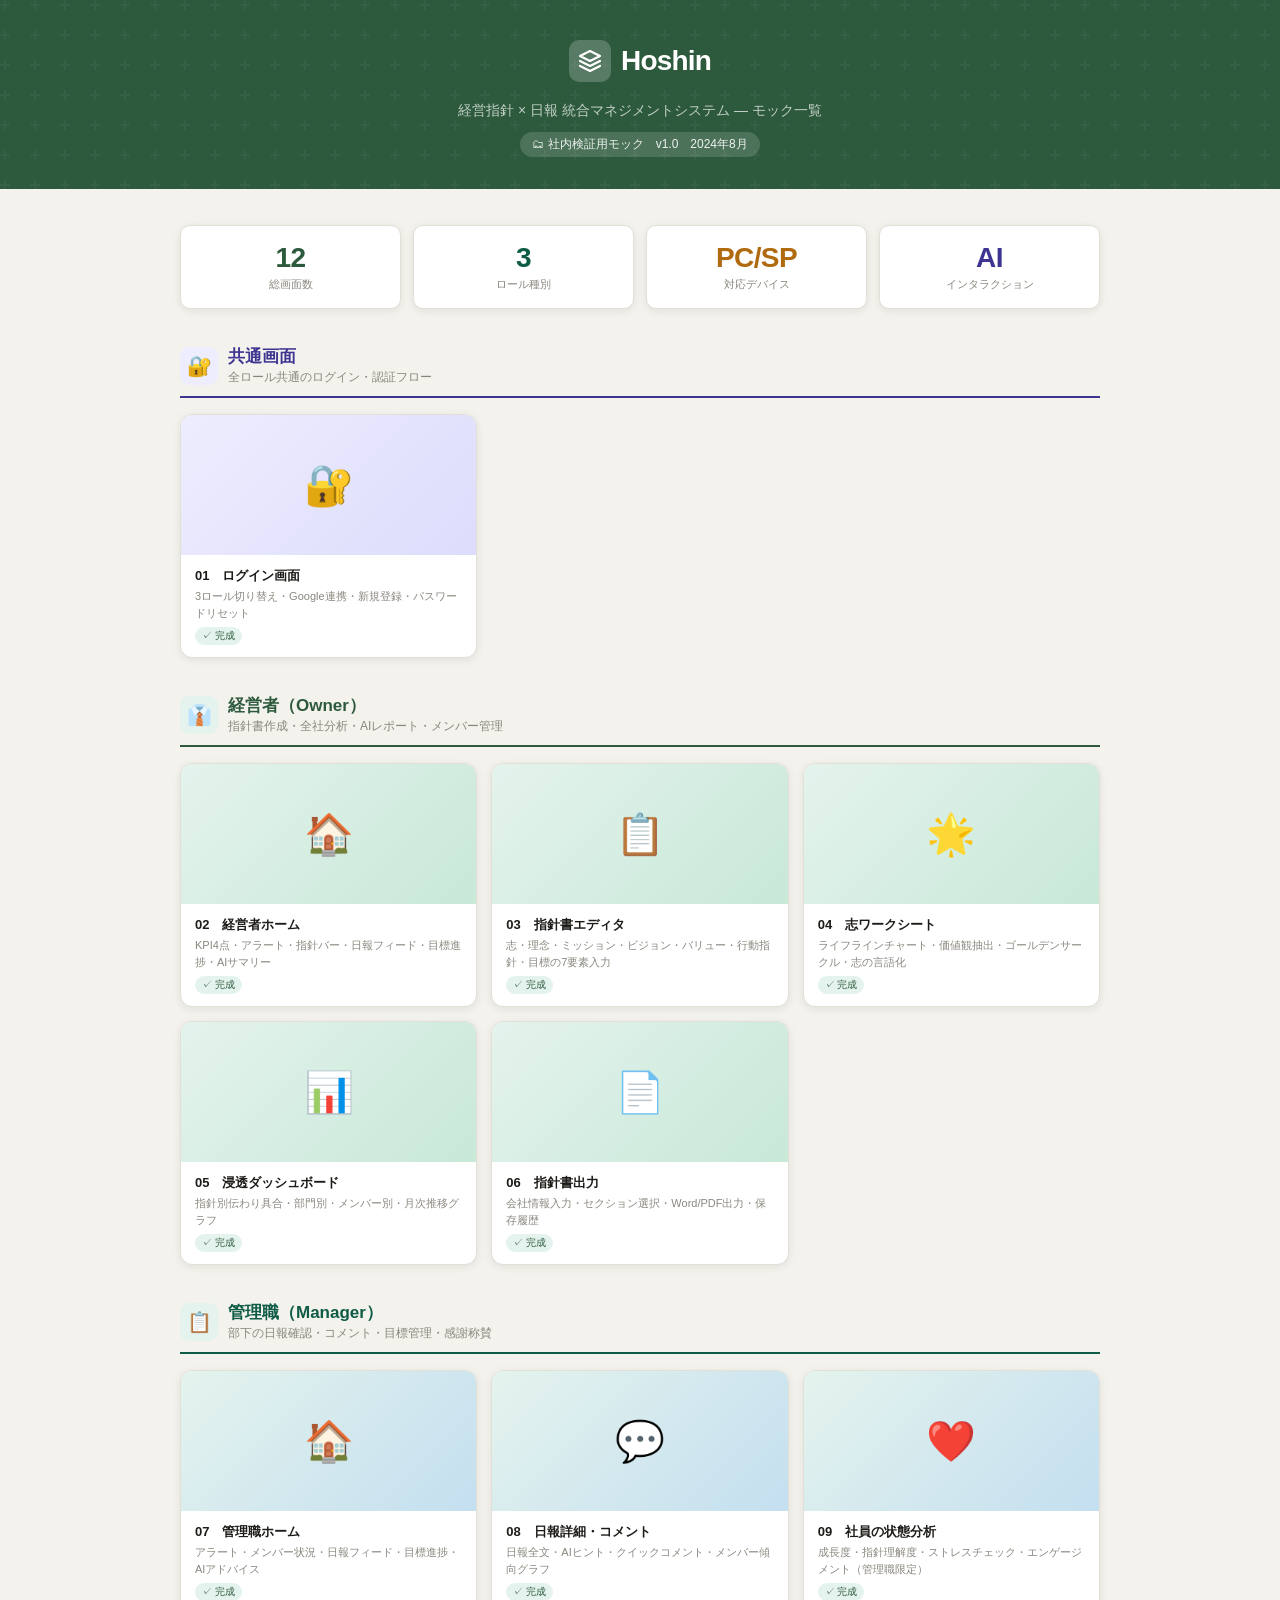
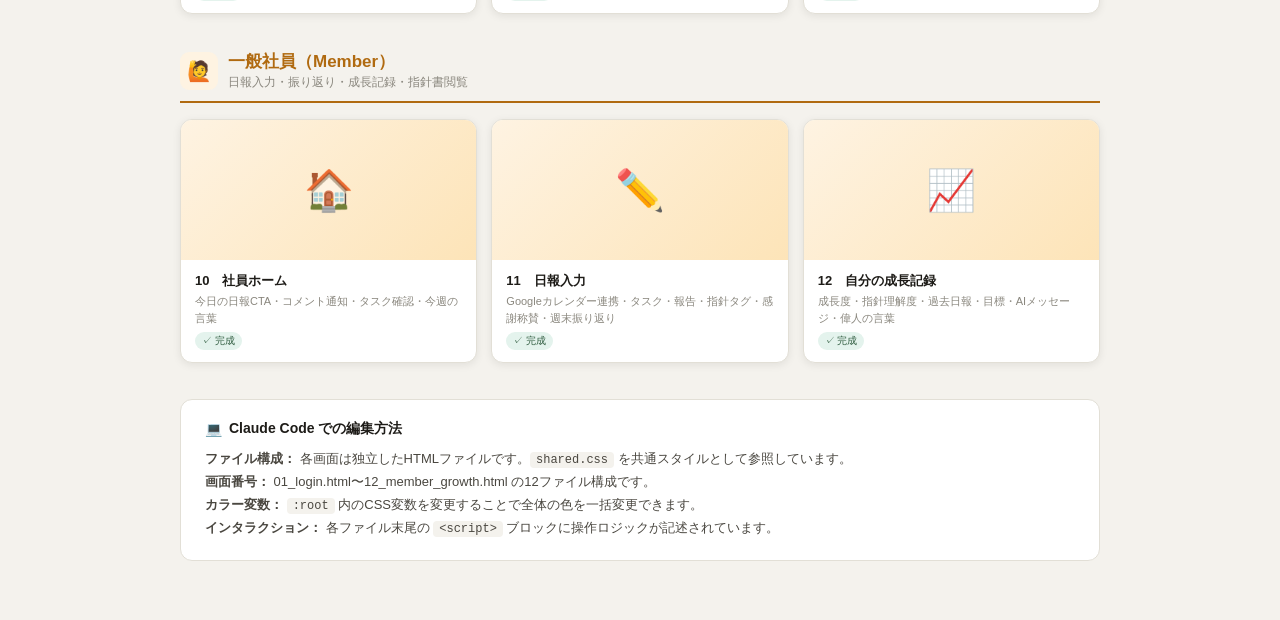
<file: index.html>
<!DOCTYPE html>
<html lang="ja">
<head>
<meta charset="UTF-8">
<meta name="viewport" content="width=device-width, initial-scale=1.0">
<title>Hoshin — モック一覧</title>
<style>
:root {
  --ink:#1e1c18;--ink-2:#4a4740;--ink-3:#8a877e;--ink-4:#c4c1b8;
  --bg:#f4f2ed;--surface:#fff;--border:#e2dfd6;
  --owner:#2d5a3d;--owner-lt:#e4f3ed;--owner-md:#1a8060;
  --teal:#0e5c46;--teal-lt:#e4f3ed;
  --amber:#b06a10;--amber-lt:#fef3e2;
  --purple:#3d3591;--purple-lt:#eeedfe;
  --red:#b83232;--red-lt:#fdeaea;
  --radius:12px;--shadow:0 2px 8px rgba(0,0,0,.08);
}
*,*::before,*::after{box-sizing:border-box;margin:0;padding:0}
body{font-family:'Hiragino Sans','Hiragino Kaku Gothic ProN','Noto Sans JP',sans-serif;background:var(--bg);color:var(--ink);min-height:100vh}

.header{background:var(--owner);padding:40px 20px 32px;text-align:center;position:relative;overflow:hidden}
.header::before{content:'';position:absolute;inset:0;background:url("data:image/svg+xml,%3Csvg width='60' height='60' viewBox='0 0 60 60' xmlns='http://www.w3.org/2000/svg'%3E%3Cg fill='none' fill-rule='evenodd'%3E%3Cg fill='%23ffffff' fill-opacity='0.04'%3E%3Cpath d='M36 34v-4h-2v4h-4v2h4v4h2v-4h4v-2h-4zm0-30V0h-2v4h-4v2h4v4h2V6h4V4h-4zM6 34v-4H4v4H0v2h4v4h2v-4h4v-2H6zM6 4V0H4v4H0v2h4v4h2V6h4V4H6z'/%3E%3C/g%3E%3C/g%3E%3C/svg%3E")}
.header-logo{display:inline-flex;align-items:center;gap:10px;margin-bottom:14px}
.header-logo-icon{width:42px;height:42px;background:rgba(255,255,255,.2);border-radius:10px;display:flex;align-items:center;justify-content:center}
.header-logo-icon svg{width:24px;height:24px;color:#fff}
.header-title{font-size:28px;font-weight:800;color:#fff;letter-spacing:-.03em}
.header-desc{font-size:14px;color:rgba(255,255,255,.7);margin-top:6px}
.header-version{display:inline-flex;align-items:center;gap:5px;background:rgba(255,255,255,.15);color:rgba(255,255,255,.9);font-size:12px;padding:4px 12px;border-radius:20px;margin-top:12px}

.page{max-width:960px;margin:0 auto;padding:36px 20px 60px}

.role-section{margin-bottom:36px}
.role-header{display:flex;align-items:center;gap:10px;margin-bottom:16px;padding-bottom:10px;border-bottom:2px solid}
.role-owner .role-header{border-color:var(--owner)}
.role-mgr   .role-header{border-color:var(--teal)}
.role-mbr   .role-header{border-color:var(--amber)}
.role-shared.role-header{border-color:var(--purple)}
.role-icon{width:38px;height:38px;border-radius:9px;display:flex;align-items:center;justify-content:center;font-size:20px;flex-shrink:0}
.role-owner .role-icon{background:var(--owner-lt)}
.role-mgr   .role-icon{background:var(--teal-lt)}
.role-mbr   .role-icon{background:var(--amber-lt)}
.role-shared .role-icon{background:var(--purple-lt)}
.role-title{font-size:17px;font-weight:700}
.role-owner .role-title{color:var(--owner)}
.role-mgr   .role-title{color:var(--teal)}
.role-mbr   .role-title{color:var(--amber)}
.role-shared .role-title{color:var(--purple)}
.role-sub{font-size:12px;color:var(--ink-3);margin-top:1px}

.screen-grid{display:grid;grid-template-columns:repeat(3,1fr);gap:14px}

.screen-card{
  background:var(--surface);
  border:1px solid var(--border);
  border-radius:12px;
  overflow:hidden;
  text-decoration:none;
  display:block;
  transition:transform .15s,box-shadow .15s;
  box-shadow:var(--shadow);
}
.screen-card:hover{transform:translateY(-3px);box-shadow:0 6px 20px rgba(0,0,0,.1)}

.screen-thumb{
  height:140px;
  display:flex;align-items:center;justify-content:center;
  font-size:40px;
  position:relative;overflow:hidden;
}
.role-owner .screen-thumb{background:linear-gradient(135deg,#e4f3ed,#c8e8d8)}
.role-mgr   .screen-thumb{background:linear-gradient(135deg,#e4f3ed,#c4dff0)}
.role-mbr   .screen-thumb{background:linear-gradient(135deg,#fef3e2,#fde4b8)}
.role-shared.screen-thumb{background:linear-gradient(135deg,#eeedfe,#dddcfc)}

.screen-info{padding:12px 14px}
.screen-name{font-size:13px;font-weight:600;color:var(--ink);margin-bottom:3px}
.screen-desc{font-size:11px;color:var(--ink-3);line-height:1.5}
.screen-tag{
  display:inline-flex;align-items:center;
  font-size:10px;padding:2px 7px;border-radius:20px;
  font-weight:500;margin-top:6px;
}
.tag-done{background:#e4f3ed;color:var(--owner)}
.tag-new{background:var(--purple-lt);color:var(--purple)}

.stats-row{
  display:grid;grid-template-columns:repeat(4,1fr);
  gap:12px;margin-bottom:36px;
}
.stat-card{
  background:var(--surface);border:1px solid var(--border);
  border-radius:10px;padding:16px;text-align:center;
  box-shadow:var(--shadow);
}
.stat-val{font-size:28px;font-weight:700;letter-spacing:-.02em}
.stat-label{font-size:11px;color:var(--ink-3);margin-top:3px}

@media(max-width:700px){
  .screen-grid{grid-template-columns:repeat(2,1fr)}
  .stats-row{grid-template-columns:repeat(2,1fr)}
}
@media(max-width:480px){
  .screen-grid{grid-template-columns:1fr}
}
</style>
</head>
<body>

<div class="header">
  <div class="header-logo">
    <div class="header-logo-icon">
      <svg viewBox="0 0 24 24" fill="none" stroke="currentColor" stroke-width="2.2" stroke-linecap="round" stroke-linejoin="round">
        <path d="M12 2L2 7l10 5 10-5-10-5z"/><path d="M2 17l10 5 10-5"/><path d="M2 12l10 5 10-5"/>
      </svg>
    </div>
    <div class="header-title">Hoshin</div>
  </div>
  <div class="header-desc">経営指針 × 日報 統合マネジメントシステム — モック一覧</div>
  <div class="header-version">🗂 社内検証用モック　v1.0　2024年8月</div>
</div>

<div class="page">

  <!-- 統計 -->
  <div class="stats-row" style="margin-top:0;padding-top:0">
    <div class="stat-card">
      <div class="stat-val" style="color:var(--owner)">12</div>
      <div class="stat-label">総画面数</div>
    </div>
    <div class="stat-card">
      <div class="stat-val" style="color:var(--teal)">3</div>
      <div class="stat-label">ロール種別</div>
    </div>
    <div class="stat-card">
      <div class="stat-val" style="color:var(--amber)">PC/SP</div>
      <div class="stat-label">対応デバイス</div>
    </div>
    <div class="stat-card">
      <div class="stat-val" style="color:var(--purple)">AI</div>
      <div class="stat-label">インタラクション</div>
    </div>
  </div>

  <!-- 共通画面 -->
  <div class="role-section">
    <div class="role-header role-shared" style="border-color:var(--purple)">
      <div class="role-icon" style="background:var(--purple-lt)">🔐</div>
      <div>
        <div class="role-title" style="color:var(--purple)">共通画面</div>
        <div class="role-sub">全ロール共通のログイン・認証フロー</div>
      </div>
    </div>
    <div class="screen-grid">
      <a href="01_login.html" class="screen-card">
        <div class="screen-thumb" style="background:linear-gradient(135deg,#eeedfe,#dddcfc)">🔐</div>
        <div class="screen-info">
          <div class="screen-name">01　ログイン画面</div>
          <div class="screen-desc">3ロール切り替え・Google連携・新規登録・パスワードリセット</div>
          <span class="screen-tag tag-done">✓ 完成</span>
        </div>
      </a>
    </div>
  </div>

  <!-- 経営者 -->
  <div class="role-section role-owner">
    <div class="role-header">
      <div class="role-icon">👔</div>
      <div>
        <div class="role-title">経営者（Owner）</div>
        <div class="role-sub">指針書作成・全社分析・AIレポート・メンバー管理</div>
      </div>
    </div>
    <div class="screen-grid">
      <a href="02_owner_home.html" class="screen-card">
        <div class="screen-thumb role-owner">🏠</div>
        <div class="screen-info">
          <div class="screen-name">02　経営者ホーム</div>
          <div class="screen-desc">KPI4点・アラート・指針バー・日報フィード・目標進捗・AIサマリー</div>
          <span class="screen-tag tag-done">✓ 完成</span>
        </div>
      </a>
      <a href="03_owner_policy_editor.html" class="screen-card">
        <div class="screen-thumb role-owner">📋</div>
        <div class="screen-info">
          <div class="screen-name">03　指針書エディタ</div>
          <div class="screen-desc">志・理念・ミッション・ビジョン・バリュー・行動指針・目標の7要素入力</div>
          <span class="screen-tag tag-done">✓ 完成</span>
        </div>
      </a>
      <a href="04_owner_aspiration.html" class="screen-card">
        <div class="screen-thumb role-owner">🌟</div>
        <div class="screen-info">
          <div class="screen-name">04　志ワークシート</div>
          <div class="screen-desc">ライフラインチャート・価値観抽出・ゴールデンサークル・志の言語化</div>
          <span class="screen-tag tag-done">✓ 完成</span>
        </div>
      </a>
      <a href="05_owner_analytics.html" class="screen-card">
        <div class="screen-thumb role-owner">📊</div>
        <div class="screen-info">
          <div class="screen-name">05　浸透ダッシュボード</div>
          <div class="screen-desc">指針別伝わり具合・部門別・メンバー別・月次推移グラフ</div>
          <span class="screen-tag tag-done">✓ 完成</span>
        </div>
      </a>
      <a href="06_owner_export.html" class="screen-card">
        <div class="screen-thumb role-owner">📄</div>
        <div class="screen-info">
          <div class="screen-name">06　指針書出力</div>
          <div class="screen-desc">会社情報入力・セクション選択・Word/PDF出力・保存履歴</div>
          <span class="screen-tag tag-done">✓ 完成</span>
        </div>
      </a>
    </div>
  </div>

  <!-- 管理職 -->
  <div class="role-section role-mgr">
    <div class="role-header">
      <div class="role-icon">📋</div>
      <div>
        <div class="role-title">管理職（Manager）</div>
        <div class="role-sub">部下の日報確認・コメント・目標管理・感謝称賛</div>
      </div>
    </div>
    <div class="screen-grid">
      <a href="07_manager_home.html" class="screen-card">
        <div class="screen-thumb role-mgr">🏠</div>
        <div class="screen-info">
          <div class="screen-name">07　管理職ホーム</div>
          <div class="screen-desc">アラート・メンバー状況・日報フィード・目標進捗・AIアドバイス</div>
          <span class="screen-tag tag-done">✓ 完成</span>
        </div>
      </a>
      <a href="08_manager_report_detail.html" class="screen-card">
        <div class="screen-thumb role-mgr">💬</div>
        <div class="screen-info">
          <div class="screen-name">08　日報詳細・コメント</div>
          <div class="screen-desc">日報全文・AIヒント・クイックコメント・メンバー傾向グラフ</div>
          <span class="screen-tag tag-done">✓ 完成</span>
        </div>
      </a>
      <a href="09_manager_stress.html" class="screen-card">
        <div class="screen-thumb role-mgr">❤️</div>
        <div class="screen-info">
          <div class="screen-name">09　社員の状態分析</div>
          <div class="screen-desc">成長度・指針理解度・ストレスチェック・エンゲージメント（管理職限定）</div>
          <span class="screen-tag tag-done">✓ 完成</span>
        </div>
      </a>
    </div>
  </div>

  <!-- 一般社員 -->
  <div class="role-section role-mbr">
    <div class="role-header">
      <div class="role-icon">🙋</div>
      <div>
        <div class="role-title">一般社員（Member）</div>
        <div class="role-sub">日報入力・振り返り・成長記録・指針書閲覧</div>
      </div>
    </div>
    <div class="screen-grid">
      <a href="10_member_home.html" class="screen-card">
        <div class="screen-thumb role-mbr">🏠</div>
        <div class="screen-info">
          <div class="screen-name">10　社員ホーム</div>
          <div class="screen-desc">今日の日報CTA・コメント通知・タスク確認・今週の言葉</div>
          <span class="screen-tag tag-done">✓ 完成</span>
        </div>
      </a>
      <a href="11_member_report.html" class="screen-card">
        <div class="screen-thumb role-mbr">✏️</div>
        <div class="screen-info">
          <div class="screen-name">11　日報入力</div>
          <div class="screen-desc">Googleカレンダー連携・タスク・報告・指針タグ・感謝称賛・週末振り返り</div>
          <span class="screen-tag tag-done">✓ 完成</span>
        </div>
      </a>
      <a href="12_member_growth.html" class="screen-card">
        <div class="screen-thumb role-mbr">📈</div>
        <div class="screen-info">
          <div class="screen-name">12　自分の成長記録</div>
          <div class="screen-desc">成長度・指針理解度・過去日報・目標・AIメッセージ・偉人の言葉</div>
          <span class="screen-tag tag-done">✓ 完成</span>
        </div>
      </a>
    </div>
  </div>

  <!-- Claude Code向け案内 -->
  <div style="background:var(--surface);border:1px solid var(--border);border-radius:12px;padding:20px 24px;margin-top:8px">
    <div style="font-size:14px;font-weight:700;margin-bottom:10px;display:flex;align-items:center;gap:7px">
      <span>💻</span> Claude Code での編集方法
    </div>
    <div style="font-size:13px;color:var(--ink-2);line-height:1.75">
      <strong>ファイル構成：</strong> 各画面は独立したHTMLファイルです。<code style="background:var(--bg);padding:1px 6px;border-radius:4px;font-size:12px">shared.css</code> を共通スタイルとして参照しています。<br>
      <strong>画面番号：</strong> 01_login.html〜12_member_growth.html の12ファイル構成です。<br>
      <strong>カラー変数：</strong> <code style="background:var(--bg);padding:1px 6px;border-radius:4px;font-size:12px">:root</code> 内のCSS変数を変更することで全体の色を一括変更できます。<br>
      <strong>インタラクション：</strong> 各ファイル末尾の <code style="background:var(--bg);padding:1px 6px;border-radius:4px;font-size:12px">&lt;script&gt;</code> ブロックに操作ロジックが記述されています。
    </div>
  </div>

</div>
</body>
</html>
</file>
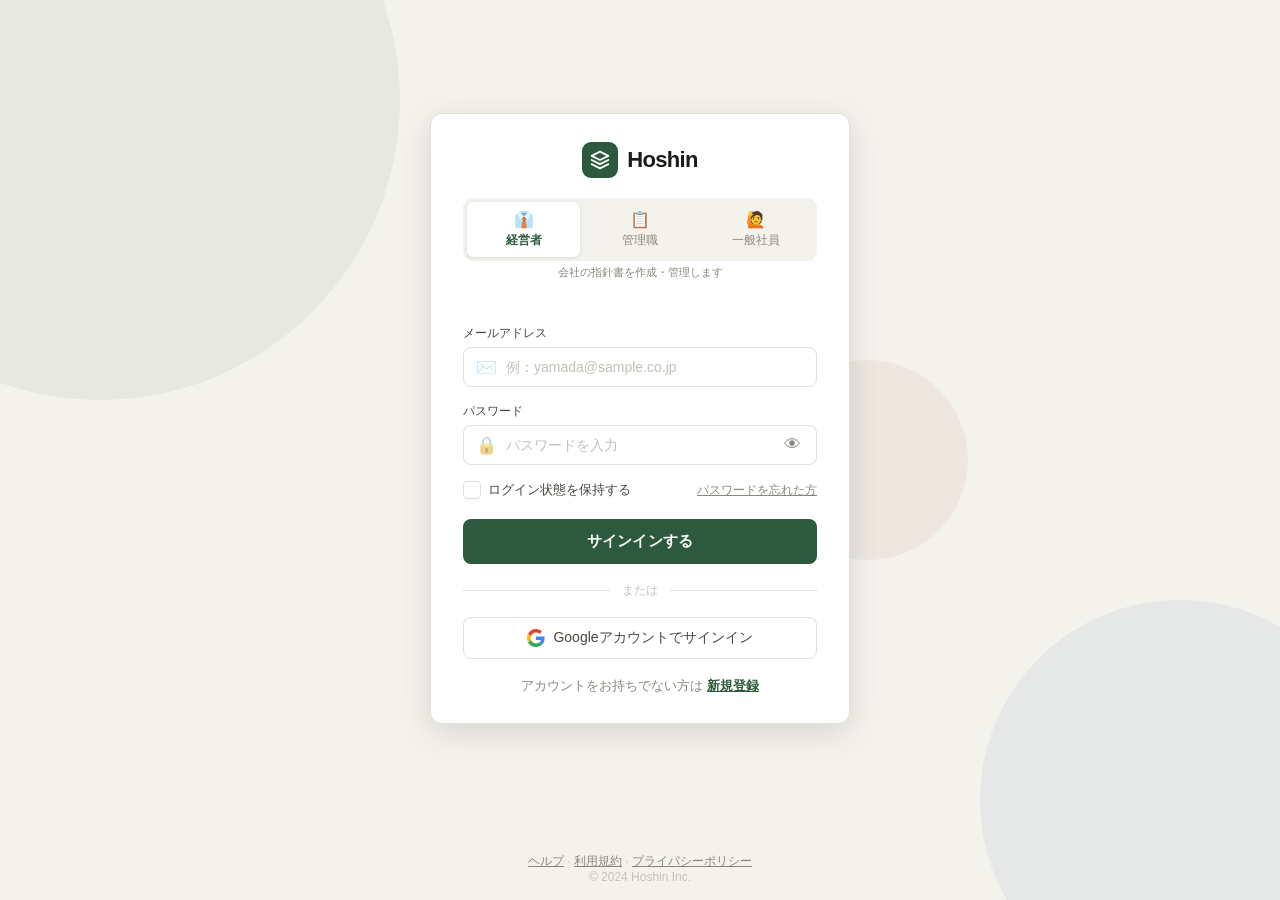
<file: 01_login.html>
<!DOCTYPE html>
<html lang="ja">
<head>
<meta charset="UTF-8">
<meta name="viewport" content="width=device-width, initial-scale=1.0">
<title>Hoshin — サインイン</title>
<style>
:root {
  --ink:        #1e1c18;
  --ink-2:      #4a4740;
  --ink-3:      #8a877e;
  --ink-4:      #c4c1b8;
  --bg:         #f4f2ed;
  --surface:    #ffffff;
  --border:     #e2dfd6;
  --focus:      #2d5a3d;

  /* ロール別カラー */
  --owner-main: #2d5a3d;
  --owner-lt:   #e4f3ed;
  --owner-md:   #1a8060;
  --mgr-main:   #1a4a8a;
  --mgr-lt:     #e4edf8;
  --mgr-md:     #2a6acc;
  --mbr-main:   #8a4f10;
  --mbr-lt:     #fef3e2;
  --mbr-md:     #c07812;

  --radius:     12px;
  --radius-sm:  8px;
  --shadow:     0 2px 8px rgba(0,0,0,.08);
  --shadow-lg:  0 8px 32px rgba(0,0,0,.12);

  /* アクティブロールカラー（JS切り替え） */
  --active-main: var(--owner-main);
  --active-lt:   var(--owner-lt);
  --active-md:   var(--owner-md);
}

*,*::before,*::after{box-sizing:border-box;margin:0;padding:0}

body{
  font-family:'Hiragino Sans','Hiragino Kaku Gothic ProN','Noto Sans JP',sans-serif;
  background:var(--bg);
  color:var(--ink);
  min-height:100vh;
  display:flex;
  flex-direction:column;
}

/* ── 背景装飾 ── */
.bg-deco{
  position:fixed;inset:0;pointer-events:none;z-index:0;
  overflow:hidden;
}
.bg-circle{
  position:absolute;border-radius:50%;opacity:.06;
}
.bg-c1{
  width:600px;height:600px;
  background:var(--owner-main);
  top:-200px;left:-200px;
}
.bg-c2{
  width:400px;height:400px;
  background:var(--mgr-main);
  bottom:-100px;right:-100px;
}
.bg-c3{
  width:200px;height:200px;
  background:var(--mbr-main);
  top:40%;left:60%;
}

/* ── ラッパー ── */
.wrapper{
  flex:1;
  display:flex;
  align-items:center;
  justify-content:center;
  padding:40px 20px;
  position:relative;z-index:1;
}

/* ── カード ── */
.login-card{
  background:var(--surface);
  border-radius:var(--radius);
  box-shadow:var(--shadow-lg);
  width:100%;max-width:420px;
  overflow:hidden;
  border:1px solid var(--border);
}

/* ── カードヘッダー ── */
.card-header{
  padding:28px 32px 20px;
  text-align:center;
}
.logo{
  display:inline-flex;align-items:center;gap:9px;
  font-size:22px;font-weight:800;
  letter-spacing:-.03em;
  color:var(--ink);
  margin-bottom:20px;
  text-decoration:none;
}
.logo-icon{
  width:36px;height:36px;
  background:var(--owner-main);
  border-radius:9px;
  display:flex;align-items:center;justify-content:center;
  transition:background .3s;
}
.logo-icon svg{width:20px;height:20px;color:#fff}

/* ── ロール切り替えタブ ── */
.role-tabs{
  display:flex;
  background:var(--bg);
  border-radius:10px;
  padding:4px;
  gap:3px;
  margin-bottom:4px;
}
.role-tab{
  flex:1;padding:8px 6px;
  border-radius:7px;
  font-size:12px;font-weight:500;
  color:var(--ink-3);
  cursor:pointer;
  transition:all .2s;
  text-align:center;
  user-select:none;
  border:none;background:none;
  font-family:inherit;
  display:flex;flex-direction:column;
  align-items:center;gap:3px;
}
.role-tab-icon{font-size:16px}
.role-tab.active{
  background:var(--surface);
  color:var(--ink);
  box-shadow:0 1px 4px rgba(0,0,0,.1);
  font-weight:600;
}
.role-tab.active.owner{color:var(--owner-main)}
.role-tab.active.mgr  {color:var(--mgr-main)}
.role-tab.active.mbr  {color:var(--mbr-main)}

.role-desc{
  font-size:11px;color:var(--ink-3);
  text-align:center;margin-bottom:0;
  min-height:16px;
  transition:opacity .2s;
}

/* ── フォームエリア ── */
.card-body{padding:24px 32px 28px}

/* ── スクリーン切り替え ── */
.screen{display:none}
.screen.active{display:block}

/* ── フォーム部品 ── */
.field{margin-bottom:16px}
.field-label{
  display:block;font-size:12px;font-weight:500;
  color:var(--ink-2);margin-bottom:5px;
}
.input-wrap{position:relative}
.field-input{
  width:100%;
  border:1.5px solid var(--border);
  border-radius:var(--radius-sm);
  padding:11px 14px;
  font-size:14px;font-family:inherit;
  color:var(--ink);background:var(--surface);
  transition:border-color .15s,box-shadow .15s;
  appearance:none;
}
.field-input:focus{
  outline:none;
  border-color:var(--active-col, var(--owner-main));
  box-shadow:0 0 0 3px var(--active-shadow, var(--owner-lt));
}
.field-input::placeholder{color:var(--ink-4)}
.field-input.has-icon{padding-left:42px}
.input-icon{
  position:absolute;left:13px;top:50%;
  transform:translateY(-50%);
  font-size:17px;
  pointer-events:none;
  opacity:.5;
}
.input-toggle{
  position:absolute;right:12px;top:50%;
  transform:translateY(-50%);
  background:none;border:none;cursor:pointer;
  font-size:17px;color:var(--ink-3);padding:4px;
  border-radius:5px;transition:color .15s;
}
.input-toggle:hover{color:var(--ink)}
.field-hint{
  font-size:11px;color:var(--ink-3);
  margin-top:4px;line-height:1.5;
}
.field-error{
  font-size:11px;color:#b83232;
  margin-top:4px;
  display:none;
}
.field-error.show{display:block}

/* ── チェックボックス ── */
.check-row{
  display:flex;align-items:center;
  justify-content:space-between;
  margin-bottom:20px;
}
.check-label{
  display:flex;align-items:center;gap:7px;
  font-size:13px;color:var(--ink-2);cursor:pointer;
}
.check-box{
  width:18px;height:18px;border-radius:4px;
  border:1.5px solid var(--border);
  background:var(--surface);
  display:flex;align-items:center;justify-content:center;
  flex-shrink:0;transition:all .15s;cursor:pointer;
}
.check-box.checked{
  border-color:var(--owner-main);
  background:var(--owner-main);
}
.check-box.checked::after{
  content:'✓';color:#fff;font-size:11px;font-weight:700;
}
.forgot-link{
  font-size:12px;color:var(--ink-3);
  cursor:pointer;text-decoration:underline;
  transition:color .15s;
  background:none;border:none;font-family:inherit;
  padding:0;
}
.forgot-link:hover{color:var(--ink)}

/* ── メインボタン ── */
.btn-main{
  width:100%;padding:13px;
  border-radius:var(--radius-sm);
  background:var(--owner-main);
  border:none;color:#fff;
  font-size:15px;font-weight:700;
  cursor:pointer;font-family:inherit;
  display:flex;align-items:center;justify-content:center;gap:8px;
  transition:background .15s,transform .1s;
  letter-spacing:.01em;
}
.btn-main:hover{filter:brightness(1.08)}
.btn-main:active{transform:scale(.98)}
.btn-sub{
  width:100%;padding:11px;
  border-radius:var(--radius-sm);
  background:var(--surface);
  border:1.5px solid var(--border);
  color:var(--ink-2);
  font-size:14px;font-weight:500;
  cursor:pointer;font-family:inherit;
  display:flex;align-items:center;justify-content:center;gap:8px;
  transition:border-color .15s,background .15s;
  margin-top:10px;
}
.btn-sub:hover{border-color:var(--ink-3);background:var(--bg)}

/* ── 区切り線 ── */
.divider{
  display:flex;align-items:center;gap:12px;
  margin:18px 0;
}
.divider::before,.divider::after{
  content:'';flex:1;height:1px;background:var(--border);
}
.divider-text{font-size:12px;color:var(--ink-4);white-space:nowrap}

/* ── リンク行 ── */
.link-row{
  text-align:center;margin-top:18px;
  font-size:13px;color:var(--ink-3);
}
.link-btn{
  background:none;border:none;cursor:pointer;
  font-family:inherit;font-size:13px;
  font-weight:600;text-decoration:underline;
  transition:color .15s;padding:0;
}

/* ── ロールごとのカラー変数（JS設定） ── */
.role-owner .logo-icon{background:var(--owner-main)}
.role-owner .btn-main{background:var(--owner-main)}
.role-owner .check-box.checked{border-color:var(--owner-main);background:var(--owner-main)}
.role-owner .field-input:focus{border-color:var(--owner-main);box-shadow:0 0 0 3px var(--owner-lt)}
.role-owner .link-btn{color:var(--owner-main)}

.role-mgr .logo-icon{background:var(--mgr-main)}
.role-mgr .btn-main{background:var(--mgr-main)}
.role-mgr .check-box.checked{border-color:var(--mgr-main);background:var(--mgr-main)}
.role-mgr .field-input:focus{border-color:var(--mgr-main);box-shadow:0 0 0 3px var(--mgr-lt)}
.role-mgr .link-btn{color:var(--mgr-main)}

.role-mbr .logo-icon{background:var(--mbr-main)}
.role-mbr .btn-main{background:var(--mbr-main)}
.role-mbr .check-box.checked{border-color:var(--mbr-main);background:var(--mbr-main)}
.role-mbr .field-input:focus{border-color:var(--mbr-main);box-shadow:0 0 0 3px var(--mbr-lt)}
.role-mbr .link-btn{color:var(--mbr-main)}

/* ── 招待バナー ── */
.invite-banner{
  background:var(--owner-lt);
  border:1px solid #b8d8c0;
  border-radius:var(--radius-sm);
  padding:11px 14px;
  display:flex;align-items:flex-start;gap:9px;
  margin-bottom:18px;
  font-size:12px;
}
.invite-banner-icon{font-size:18px;flex-shrink:0}
.invite-banner-text{color:var(--ink-2);line-height:1.55}
.invite-banner-name{font-weight:600;color:var(--ink)}

/* ── パスワード強度 ── */
.pw-strength{margin-top:5px}
.pw-bars{display:flex;gap:3px;margin-bottom:3px}
.pw-bar{
  flex:1;height:4px;border-radius:2px;
  background:var(--border);transition:background .2s;
}
.pw-bar.active-weak{background:#e24b4a}
.pw-bar.active-mid {background:#d4a847}
.pw-bar.active-strong{background:var(--owner-main)}
.pw-label{font-size:11px;color:var(--ink-3)}

/* ── 完了状態 ── */
.success-screen{
  text-align:center;padding:8px 0 4px;
}
.success-icon{
  font-size:52px;margin-bottom:14px;
  animation:pop .4s cubic-bezier(.4,0,.2,1);
}
@keyframes pop{
  0%{transform:scale(.6);opacity:0}
  70%{transform:scale(1.1)}
  100%{transform:scale(1);opacity:1}
}
.success-title{font-size:19px;font-weight:700;margin-bottom:6px}
.success-desc{font-size:13px;color:var(--ink-3);line-height:1.65;margin-bottom:20px}

/* ── ローディング ── */
.spinner{
  width:18px;height:18px;border-radius:50%;
  border:2.5px solid rgba(255,255,255,.4);
  border-top-color:#fff;
  animation:spin .7s linear infinite;
  flex-shrink:0;
}
@keyframes spin{to{transform:rotate(360deg)}}

/* ── フッター ── */
.page-footer{
  text-align:center;padding:16px 20px;
  font-size:12px;color:var(--ink-4);
  position:relative;z-index:1;
}
.page-footer a{color:var(--ink-3);text-decoration:underline;cursor:pointer}

/* ── トースト ── */
.toast{
  position:fixed;bottom:24px;left:50%;
  transform:translateX(-50%) translateY(80px);
  background:var(--ink);color:#fff;
  font-size:13px;padding:10px 20px;border-radius:24px;
  box-shadow:0 4px 16px rgba(0,0,0,.18);
  transition:transform .3s cubic-bezier(.4,0,.2,1);
  white-space:nowrap;pointer-events:none;z-index:999;
}
.toast.show{transform:translateX(-50%) translateY(0)}

/* ── レスポンシブ ── */
@media(max-width:480px){
  .card-header{padding:22px 22px 16px}
  .card-body{padding:20px 22px 24px}
  .login-card{border-radius:var(--radius)}
  .wrapper{padding:20px 16px 40px;align-items:flex-start}
}
</style>
</head>
<body>

<!-- 背景装飾 -->
<div class="bg-deco">
  <div class="bg-circle bg-c1"></div>
  <div class="bg-circle bg-c2"></div>
  <div class="bg-circle bg-c3"></div>
</div>

<!-- メインラッパー -->
<div class="wrapper">
  <div class="login-card role-owner" id="login-card">

    <!-- カードヘッダー -->
    <div class="card-header">
      <div class="logo">
        <div class="logo-icon" id="logo-icon">
          <svg viewBox="0 0 24 24" fill="none" stroke="currentColor" stroke-width="2.2" stroke-linecap="round" stroke-linejoin="round">
            <path d="M12 2L2 7l10 5 10-5-10-5z"/>
            <path d="M2 17l10 5 10-5"/>
            <path d="M2 12l10 5 10-5"/>
          </svg>
        </div>
        Hoshin
      </div>

      <!-- ロール切り替えタブ -->
      <div class="role-tabs">
        <button class="role-tab active owner" id="tab-owner" onclick="switchRole('owner')">
          <span class="role-tab-icon">👔</span>経営者
        </button>
        <button class="role-tab mgr" id="tab-mgr" onclick="switchRole('mgr')">
          <span class="role-tab-icon">📋</span>管理職
        </button>
        <button class="role-tab mbr" id="tab-mbr" onclick="switchRole('mbr')">
          <span class="role-tab-icon">🙋</span>一般社員
        </button>
      </div>
      <p class="role-desc" id="role-desc">会社の指針書を作成・管理します</p>
    </div>

    <!-- フォームエリア -->
    <div class="card-body">

      <!-- ===== ログイン画面 ===== -->
      <div class="screen active" id="screen-login">

        <!-- 招待バナー（社員ログイン時のみ表示想定、デモ用に常時表示） -->
        <div class="invite-banner" id="invite-banner" style="display:none">
          <span class="invite-banner-icon">📩</span>
          <div class="invite-banner-text">
            <span class="invite-banner-name" id="invite-company">株式会社サンプル</span> から招待が届いています。<br>
            アカウントを作成してチームに参加しましょう。
          </div>
        </div>

        <div class="field">
          <label class="field-label" for="email-login">メールアドレス</label>
          <div class="input-wrap">
            <span class="input-icon">✉️</span>
            <input
              type="email" id="email-login"
              class="field-input has-icon"
              placeholder="例：yamada@sample.co.jp"
              autocomplete="email"
            >
          </div>
          <div class="field-error" id="email-error">正しいメールアドレスを入力してください</div>
        </div>

        <div class="field">
          <label class="field-label" for="pw-login">パスワード</label>
          <div class="input-wrap">
            <span class="input-icon">🔒</span>
            <input
              type="password" id="pw-login"
              class="field-input has-icon"
              placeholder="パスワードを入力"
              autocomplete="current-password"
              style="padding-right:44px"
            >
            <button class="input-toggle" onclick="togglePw('pw-login','eye-login')" id="eye-login" title="パスワードを表示">👁</button>
          </div>
          <div class="field-error" id="pw-error">パスワードが間違っています</div>
        </div>

        <div class="check-row">
          <label class="check-label">
            <div class="check-box" id="remember-check" onclick="toggleCheck('remember-check')"></div>
            ログイン状態を保持する
          </label>
          <button class="forgot-link" onclick="showScreen('screen-forgot')">パスワードを忘れた方</button>
        </div>

        <button class="btn-main" id="login-btn" onclick="doLogin()">
          サインインする
        </button>

        <div class="divider"><span class="divider-text">または</span></div>

        <button class="btn-sub" onclick="doGoogleLogin()">
          <svg width="18" height="18" viewBox="0 0 48 48"><path fill="#EA4335" d="M24 9.5c3.54 0 6.71 1.22 9.21 3.6l6.85-6.85C35.9 2.38 30.47 0 24 0 14.62 0 6.51 5.33 2.56 13.22l7.98 6.19C12.43 13.08 17.74 9.5 24 9.5z"/><path fill="#4285F4" d="M46.98 24.55c0-1.57-.15-3.09-.38-4.55H24v9.02h12.94c-.58 2.96-2.26 5.48-4.78 7.18l7.73 6c4.51-4.18 7.09-10.36 7.09-17.65z"/><path fill="#FBBC05" d="M10.53 28.59c-.48-1.45-.76-2.99-.76-4.59s.27-3.14.76-4.59l-7.98-6.19C.92 16.46 0 20.12 0 24c0 3.88.92 7.54 2.56 10.78l7.97-6.19z"/><path fill="#34A853" d="M24 48c6.48 0 11.93-2.13 15.89-5.81l-7.73-6c-2.18 1.48-4.97 2.29-8.16 2.29-6.26 0-11.57-3.59-13.46-8.91l-7.98 6.19C6.51 42.67 14.62 48 24 48z"/></svg>
          Googleアカウントでサインイン
        </button>

        <div class="link-row">
          アカウントをお持ちでない方は
          <button class="link-btn" id="to-register" onclick="showScreen('screen-register')">新規登録</button>
        </div>
      </div>

      <!-- ===== 新規登録画面 ===== -->
      <div class="screen" id="screen-register">
        <div class="field">
          <label class="field-label" for="reg-name">お名前</label>
          <div class="input-wrap">
            <span class="input-icon">👤</span>
            <input type="text" id="reg-name" class="field-input has-icon" placeholder="例：山田 花子" autocomplete="name">
          </div>
        </div>

        <div class="field">
          <label class="field-label" for="reg-email">メールアドレス</label>
          <div class="input-wrap">
            <span class="input-icon">✉️</span>
            <input type="email" id="reg-email" class="field-input has-icon" placeholder="例：yamada@sample.co.jp" autocomplete="email">
          </div>
        </div>

        <div class="field" id="company-field">
          <label class="field-label" for="reg-company">会社名</label>
          <div class="input-wrap">
            <span class="input-icon">🏢</span>
            <input type="text" id="reg-company" class="field-input has-icon" placeholder="例：株式会社サンプル">
          </div>
          <div class="field-hint">経営者のみ入力が必要です。管理職・社員は招待リンクから登録してください。</div>
        </div>

        <div class="field">
          <label class="field-label" for="reg-pw">パスワード</label>
          <div class="input-wrap">
            <span class="input-icon">🔒</span>
            <input
              type="password" id="reg-pw"
              class="field-input has-icon"
              placeholder="8文字以上で設定してください"
              autocomplete="new-password"
              style="padding-right:44px"
              oninput="checkPwStrength(this.value)"
            >
            <button class="input-toggle" onclick="togglePw('reg-pw','eye-reg')" id="eye-reg" title="パスワードを表示">👁</button>
          </div>
          <div class="pw-strength" id="pw-strength">
            <div class="pw-bars">
              <div class="pw-bar" id="pwb1"></div>
              <div class="pw-bar" id="pwb2"></div>
              <div class="pw-bar" id="pwb3"></div>
              <div class="pw-bar" id="pwb4"></div>
            </div>
            <div class="pw-label" id="pw-label">パスワードを入力してください</div>
          </div>
        </div>

        <div style="margin-bottom:20px">
          <label class="check-label" style="font-size:12px;color:var(--ink-3)">
            <div class="check-box" id="terms-check" onclick="toggleCheck('terms-check')"></div>
            <span>
              <button class="forgot-link" onclick="showToast('利用規約を表示します')">利用規約</button> および
              <button class="forgot-link" onclick="showToast('プライバシーポリシーを表示します')">プライバシーポリシー</button> に同意します
            </span>
          </label>
        </div>

        <button class="btn-main" onclick="doRegister()">アカウントを作成する</button>

        <div class="link-row">
          すでにアカウントをお持ちの方は
          <button class="link-btn" onclick="showScreen('screen-login')">サインイン</button>
        </div>
      </div>

      <!-- ===== パスワードリセット画面 ===== -->
      <div class="screen" id="screen-forgot">
        <div style="margin-bottom:18px">
          <p style="font-size:15px;font-weight:600;margin-bottom:5px">パスワードを再設定します</p>
          <p style="font-size:12px;color:var(--ink-3);line-height:1.6">登録したメールアドレスを入力してください。再設定用のリンクをお送りします。</p>
        </div>

        <div class="field">
          <label class="field-label" for="forgot-email">メールアドレス</label>
          <div class="input-wrap">
            <span class="input-icon">✉️</span>
            <input type="email" id="forgot-email" class="field-input has-icon" placeholder="例：yamada@sample.co.jp" autocomplete="email">
          </div>
        </div>

        <button class="btn-main" onclick="doForgot()">再設定メールを送る</button>

        <div class="link-row">
          <button class="link-btn" onclick="showScreen('screen-login')">← サインイン画面に戻る</button>
        </div>
      </div>

      <!-- ===== リセット完了画面 ===== -->
      <div class="screen" id="screen-forgot-done">
        <div class="success-screen">
          <div class="success-icon">📬</div>
          <div class="success-title">メールを送りました</div>
          <div class="success-desc">
            入力したメールアドレスに<br>
            パスワード再設定のリンクを送りました。<br>
            メールが届かない場合は迷惑メールフォルダをご確認ください。
          </div>
          <button class="btn-main" onclick="showScreen('screen-login')">サインイン画面に戻る</button>
        </div>
      </div>

      <!-- ===== 登録完了画面 ===== -->
      <div class="screen" id="screen-register-done">
        <div class="success-screen">
          <div class="success-icon" id="success-icon">🎉</div>
          <div class="success-title" id="success-title">アカウントを作成しました</div>
          <div class="success-desc" id="success-desc">
            ようこそ、Hoshinへ！<br>
            まず会社の指針書を作成しましょう。<br>
            15分あれば最初の指針書が完成します。
          </div>
          <button class="btn-main" id="success-btn" onclick="showToast('ホーム画面へ移動します 🚀')">
            ホームへ進む
          </button>
        </div>
      </div>

      <!-- ===== ローディング画面 ===== -->
      <div class="screen" id="screen-loading">
        <div style="text-align:center;padding:32px 0">
          <div style="display:inline-flex;align-items:center;justify-content:center;width:52px;height:52px;border-radius:50%;background:var(--owner-lt);margin-bottom:16px" id="loading-ring">
            <div style="width:28px;height:28px;border-radius:50%;border:3px solid rgba(45,90,61,.2);border-top-color:var(--owner-main);animation:spin .7s linear infinite"></div>
          </div>
          <p style="font-size:14px;font-weight:500;color:var(--ink-2)" id="loading-msg">サインインしています...</p>
          <p style="font-size:12px;color:var(--ink-4);margin-top:4px">少しお待ちください</p>
        </div>
      </div>

    </div><!-- /card-body -->
  </div><!-- /login-card -->
</div><!-- /wrapper -->

<!-- フッター -->
<footer class="page-footer">
  <a onclick="showToast('ヘルプページへ移動します')">ヘルプ</a> ·
  <a onclick="showToast('利用規約ページへ移動します')">利用規約</a> ·
  <a onclick="showToast('プライバシーポリシーへ移動します')">プライバシーポリシー</a>
  <br style="margin-bottom:4px">
  © 2024 Hoshin Inc.
</footer>

<!-- トースト -->
<div class="toast" id="toast"></div>

<script>
/* ── ロール切り替え ── */
const roles = {
  owner: {
    label:'経営者',
    desc:'会社の指針書を作成・管理します',
    colorClass:'role-owner',
    successDesc:'ようこそ、Hoshinへ！\nまず会社の指針書を作成しましょう。\n15分あれば最初の指針書が完成します。',
    successIcon:'🎉',
    showCompany: true,
  },
  mgr: {
    label:'管理職',
    desc:'部下の日報を確認・フィードバックします',
    colorClass:'role-mgr',
    successDesc:'ようこそ！\nホームでチームの状況を確認しましょう。',
    successIcon:'👋',
    showCompany: false,
  },
  mbr: {
    label:'一般社員',
    desc:'日報を書き、自分の成長を記録します',
    colorClass:'role-mbr',
    successDesc:'ようこそ！\nまず今日の日報を書いてみましょう。',
    successIcon:'✨',
    showCompany: false,
  }
};

let currentRole = 'owner';

function switchRole(role) {
  currentRole = role;
  const r = roles[role];
  const card = document.getElementById('login-card');

  // タブ
  ['owner','mgr','mbr'].forEach(k => {
    const t = document.getElementById('tab-'+k);
    t.classList.remove('active');
  });
  document.getElementById('tab-'+role).classList.add('active');

  // カラークラス
  card.classList.remove('role-owner','role-mgr','role-mbr');
  card.classList.add(r.colorClass);

  // 説明文
  document.getElementById('role-desc').textContent = r.desc;

  // 会社名フィールド
  document.getElementById('company-field').style.display = r.showCompany ? 'block' : 'none';

  // 招待バナー
  document.getElementById('invite-banner').style.display = (role !== 'owner') ? 'flex' : 'none';
  document.getElementById('invite-company').textContent = role === 'mgr' ? '株式会社サンプル' : '株式会社サンプル';

  showToast(r.label + 'としてサインインします');
}

/* ── 画面切り替え ── */
function showScreen(id) {
  document.querySelectorAll('.screen').forEach(s => s.classList.remove('active'));
  document.getElementById(id).classList.add('active');
}

/* ── ログイン処理 ── */
function doLogin() {
  const email = document.getElementById('email-login').value.trim();
  const pw    = document.getElementById('pw-login').value;

  // バリデーション
  let ok = true;
  if (!email || !email.includes('@')) {
    document.getElementById('email-error').classList.add('show');
    ok = false;
  } else {
    document.getElementById('email-error').classList.remove('show');
  }
  if (!pw || pw.length < 1) {
    document.getElementById('pw-error').classList.add('show');
    ok = false;
  } else {
    document.getElementById('pw-error').classList.remove('show');
  }
  if (!ok) return;

  // ローディング
  const btn = document.getElementById('login-btn');
  btn.innerHTML = '<div class="spinner"></div> サインインしています...';
  btn.disabled = true;

  setTimeout(() => {
    btn.innerHTML = 'サインインする';
    btn.disabled = false;

    const dests = {
      owner: '経営者ホーム画面へ移動します 👔',
      mgr:   '管理職ホーム画面へ移動します 📋',
      mbr:   '社員ホーム画面へ移動します 🙋',
    };
    showToast(dests[currentRole]);
  }, 1800);
}

/* ── Googleログイン ── */
function doGoogleLogin() {
  showScreen('screen-loading');
  document.getElementById('loading-msg').textContent = 'Googleアカウントで認証中...';
  setTimeout(() => {
    showToast('Googleアカウントでサインインしました ✓');
    showScreen('screen-register-done');
    const r = roles[currentRole];
    document.getElementById('success-icon').textContent = r.successIcon;
    document.getElementById('success-desc').textContent = r.successDesc;
  }, 2000);
}

/* ── 新規登録 ── */
function doRegister() {
  const name   = document.getElementById('reg-name').value.trim();
  const email  = document.getElementById('reg-email').value.trim();
  const pw     = document.getElementById('reg-pw').value;
  const terms  = document.getElementById('terms-check').classList.contains('checked');

  if (!name)          { showToast('お名前を入力してください'); return; }
  if (!email || !email.includes('@')) { showToast('正しいメールアドレスを入力してください'); return; }
  if (pw.length < 8)  { showToast('パスワードは8文字以上で設定してください'); return; }
  if (!terms)         { showToast('利用規約への同意が必要です'); return; }

  showScreen('screen-loading');
  document.getElementById('loading-msg').textContent = 'アカウントを作成しています...';

  setTimeout(() => {
    showScreen('screen-register-done');
    const r = roles[currentRole];
    document.getElementById('success-icon').textContent = r.successIcon;
    document.getElementById('success-title').textContent = `${name}さん、ようこそ！`;
    document.getElementById('success-desc').textContent = r.successDesc;
  }, 2000);
}

/* ── パスワードリセット ── */
function doForgot() {
  const email = document.getElementById('forgot-email').value.trim();
  if (!email || !email.includes('@')) {
    showToast('正しいメールアドレスを入力してください');
    return;
  }
  const btn = event.target;
  btn.innerHTML = '<div class="spinner"></div> 送信中...';
  btn.disabled = true;
  setTimeout(() => {
    btn.innerHTML = '再設定メールを送る';
    btn.disabled = false;
    showScreen('screen-forgot-done');
  }, 1500);
}

/* ── パスワード表示切り替え ── */
function togglePw(inputId, btnId) {
  const input = document.getElementById(inputId);
  const isText = input.type === 'text';
  input.type = isText ? 'password' : 'text';
  document.getElementById(btnId).textContent = isText ? '👁' : '🙈';
}

/* ── チェックボックス ── */
function toggleCheck(id) {
  document.getElementById(id).classList.toggle('checked');
}

/* ── パスワード強度 ── */
function checkPwStrength(pw) {
  const bars  = ['pwb1','pwb2','pwb3','pwb4'];
  const label = document.getElementById('pw-label');
  let score = 0;
  if (pw.length >= 8)  score++;
  if (pw.length >= 12) score++;
  if (/[A-Z]/.test(pw) || /[0-9]/.test(pw)) score++;
  if (/[!@#$%^&*]/.test(pw)) score++;

  const cls = score <= 1 ? 'active-weak' : score <= 2 ? 'active-mid' : 'active-strong';
  const labels = ['','弱い','普通','強い','非常に強い'];

  bars.forEach((b, i) => {
    const el = document.getElementById(b);
    el.className = 'pw-bar';
    if (i < score) el.classList.add(cls);
  });
  label.textContent = pw ? (labels[score] || '非常に強い') : 'パスワードを入力してください';
  label.style.color = score <= 1 ? '#b83232' : score <= 2 ? '#8a6a1a' : 'var(--owner-main)';
}

/* ── トースト ── */
let toastTimer;
function showToast(msg) {
  const el = document.getElementById('toast');
  el.textContent = msg;
  el.classList.add('show');
  clearTimeout(toastTimer);
  toastTimer = setTimeout(() => el.classList.remove('show'), 2200);
}

/* ── Enterキー対応 ── */
document.addEventListener('keydown', e => {
  if (e.key !== 'Enter') return;
  const active = document.querySelector('.screen.active');
  if (!active) return;
  if (active.id === 'screen-login')    doLogin();
  if (active.id === 'screen-register') doRegister();
  if (active.id === 'screen-forgot')   doForgot();
});
</script>
</body>
</html>
</file>
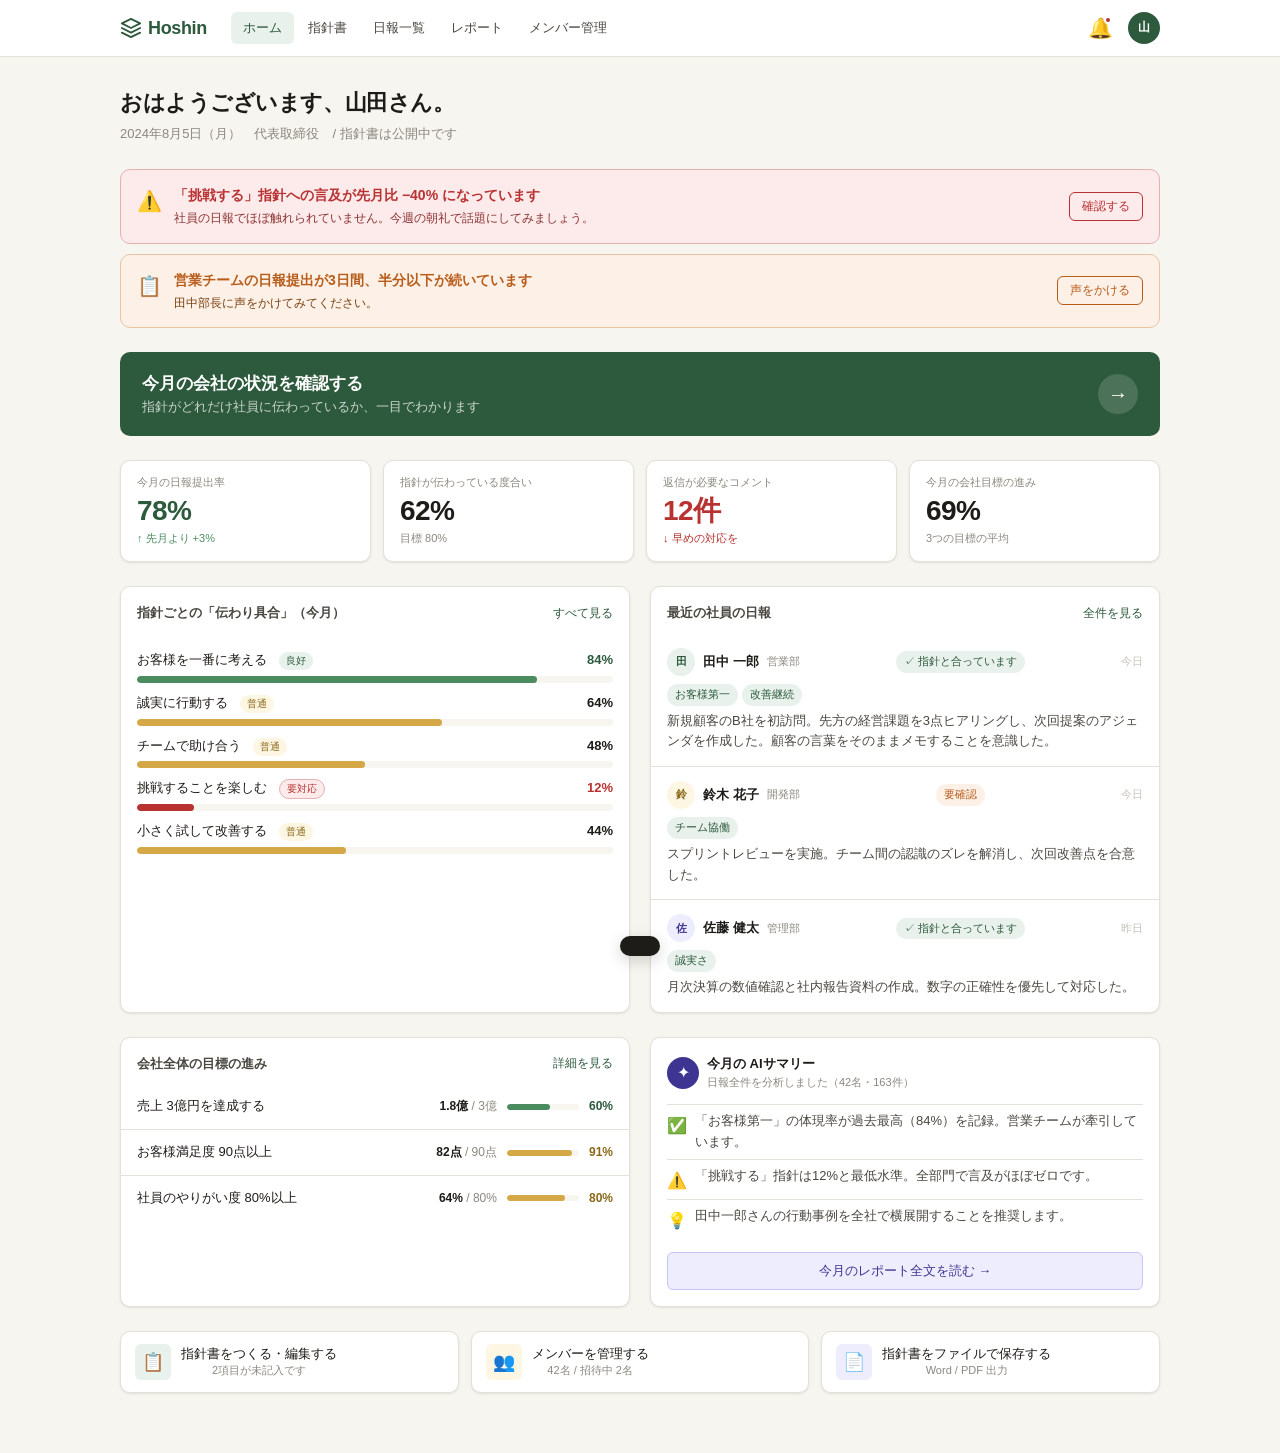
<file: 02_owner_home.html>
<!DOCTYPE html>
<html lang="ja">
<head>
<meta charset="UTF-8">
<meta name="viewport" content="width=device-width, initial-scale=1.0">
<title>Hoshin — 経営者ホーム</title>
<style>
  :root {
    --ink:       #1e1c18;
    --ink-2:     #4a4740;
    --ink-3:     #8a877e;
    --ink-4:     #c4c1b8;
    --bg:        #f7f5f0;
    --surface:   #ffffff;
    --border:    #e4e1d8;
    --accent:    #2d5a3d;
    --accent-lt: #e8f1eb;
    --accent-md: #4a8c60;
    --warn:      #b85c1a;
    --warn-lt:   #fdf0e6;
    --danger:    #b83232;
    --danger-lt: #fdeaea;
    --purple:    #3d3591;
    --purple-lt: #eeedfe;
    --gold:      #8a6a1a;
    --gold-lt:   #fdf6e3;
    --radius:    10px;
    --radius-sm: 6px;
    --shadow:    0 1px 3px rgba(0,0,0,.06), 0 1px 2px rgba(0,0,0,.04);
  }

  *, *::before, *::after { box-sizing: border-box; margin: 0; padding: 0; }

  body {
    font-family: 'Hiragino Sans', 'Hiragino Kaku Gothic ProN', 'Noto Sans JP', sans-serif;
    background: var(--bg);
    color: var(--ink);
    font-size: 15px;
    line-height: 1.6;
    min-height: 100vh;
  }

  /* ── ナビゲーション ── */
  .nav {
    background: var(--surface);
    border-bottom: 1px solid var(--border);
    position: sticky;
    top: 0;
    z-index: 100;
  }
  .nav-inner {
    max-width: 1080px;
    margin: 0 auto;
    padding: 0 20px;
    height: 56px;
    display: flex;
    align-items: center;
    gap: 8px;
  }
  .nav-logo {
    font-size: 18px;
    font-weight: 700;
    letter-spacing: -.02em;
    color: var(--accent);
    margin-right: 16px;
    display: flex;
    align-items: center;
    gap: 6px;
  }
  .nav-logo svg { width: 22px; height: 22px; }
  .nav-links {
    display: flex;
    gap: 2px;
    flex: 1;
  }
  .nav-link {
    padding: 6px 12px;
    border-radius: var(--radius-sm);
    font-size: 13px;
    color: var(--ink-2);
    cursor: pointer;
    transition: background .15s;
    white-space: nowrap;
  }
  .nav-link:hover { background: var(--bg); }
  .nav-link.active {
    background: var(--accent-lt);
    color: var(--accent);
    font-weight: 500;
  }
  .nav-right {
    display: flex;
    align-items: center;
    gap: 10px;
    margin-left: auto;
  }
  .nav-avatar {
    width: 32px; height: 32px;
    border-radius: 50%;
    background: var(--accent);
    color: #fff;
    font-size: 12px;
    font-weight: 600;
    display: flex;
    align-items: center;
    justify-content: center;
    cursor: pointer;
  }
  .nav-bell {
    position: relative;
    cursor: pointer;
    color: var(--ink-3);
    font-size: 20px;
    width: 36px;
    height: 36px;
    display: flex;
    align-items: center;
    justify-content: center;
    border-radius: var(--radius-sm);
    transition: background .15s;
  }
  .nav-bell:hover { background: var(--bg); }
  .bell-dot {
    position: absolute;
    top: 6px; right: 6px;
    width: 8px; height: 8px;
    background: var(--danger);
    border-radius: 50%;
    border: 2px solid var(--surface);
  }
  .hamburger {
    display: none;
    flex-direction: column;
    gap: 4px;
    cursor: pointer;
    padding: 8px;
    border-radius: var(--radius-sm);
  }
  .hamburger span {
    display: block;
    width: 20px; height: 2px;
    background: var(--ink-2);
    border-radius: 2px;
    transition: .2s;
  }

  /* ── レイアウト ── */
  .page {
    max-width: 1080px;
    margin: 0 auto;
    padding: 28px 20px 60px;
  }

  .page-header {
    margin-bottom: 24px;
  }
  .page-header h1 {
    font-size: 22px;
    font-weight: 700;
    letter-spacing: -.02em;
    color: var(--ink);
    margin-bottom: 4px;
  }
  .page-header p {
    font-size: 13px;
    color: var(--ink-3);
  }

  /* ── カード ── */
  .card {
    background: var(--surface);
    border: 1px solid var(--border);
    border-radius: var(--radius);
    box-shadow: var(--shadow);
  }

  /* ── アラートバナー ── */
  .alert-list { display: flex; flex-direction: column; gap: 10px; margin-bottom: 24px; }

  .alert {
    border-radius: var(--radius);
    padding: 14px 16px;
    display: flex;
    gap: 12px;
    align-items: flex-start;
    cursor: pointer;
    transition: opacity .15s;
  }
  .alert:hover { opacity: .9; }
  .alert-danger {
    background: var(--danger-lt);
    border: 1.5px solid #e5b0b0;
  }
  .alert-warn {
    background: var(--warn-lt);
    border: 1px solid #e8c4a0;
  }
  .alert-icon {
    font-size: 20px;
    flex-shrink: 0;
    margin-top: 1px;
  }
  .alert-body { flex: 1; min-width: 0; }
  .alert-title {
    font-size: 14px;
    font-weight: 600;
    margin-bottom: 3px;
  }
  .alert-danger .alert-title { color: var(--danger); }
  .alert-warn .alert-title { color: var(--warn); }
  .alert-desc { font-size: 12px; line-height: 1.6; }
  .alert-danger .alert-desc { color: #8a3232; }
  .alert-warn .alert-desc { color: #7a4010; }
  .alert-action {
    font-size: 12px;
    font-weight: 500;
    padding: 5px 12px;
    border-radius: var(--radius-sm);
    border: 1.5px solid currentColor;
    cursor: pointer;
    background: none;
    white-space: nowrap;
    transition: background .15s;
    flex-shrink: 0;
    align-self: center;
  }
  .alert-danger .alert-action { color: var(--danger); }
  .alert-danger .alert-action:hover { background: #f7d4d4; }
  .alert-warn .alert-action { color: var(--warn); }
  .alert-warn .alert-action:hover { background: #f7dfc8; }

  /* ── メインCTA ── */
  .main-cta {
    background: var(--accent);
    border-radius: var(--radius);
    padding: 20px 22px;
    display: flex;
    align-items: center;
    justify-content: space-between;
    gap: 16px;
    cursor: pointer;
    transition: background .15s;
    margin-bottom: 24px;
    border: none;
    width: 100%;
    text-align: left;
  }
  .main-cta:hover { background: #245030; }
  .main-cta-text h2 {
    font-size: 17px;
    font-weight: 700;
    color: #fff;
    margin-bottom: 3px;
  }
  .main-cta-text p {
    font-size: 13px;
    color: rgba(255,255,255,.75);
  }
  .main-cta-arrow {
    width: 40px; height: 40px;
    border-radius: 50%;
    background: rgba(255,255,255,.15);
    display: flex;
    align-items: center;
    justify-content: center;
    flex-shrink: 0;
    color: #fff;
    font-size: 20px;
    transition: background .15s;
  }
  .main-cta:hover .main-cta-arrow { background: rgba(255,255,255,.25); }

  /* ── KPIグリッド ── */
  .kpi-grid {
    display: grid;
    grid-template-columns: repeat(4, 1fr);
    gap: 12px;
    margin-bottom: 24px;
  }
  .kpi-card {
    background: var(--surface);
    border: 1px solid var(--border);
    border-radius: var(--radius);
    padding: 14px 16px;
    box-shadow: var(--shadow);
    cursor: pointer;
    transition: border-color .15s, box-shadow .15s;
  }
  .kpi-card:hover {
    border-color: var(--accent);
    box-shadow: 0 0 0 2px var(--accent-lt);
  }
  .kpi-label {
    font-size: 11px;
    color: var(--ink-3);
    margin-bottom: 6px;
    line-height: 1.4;
  }
  .kpi-value {
    font-size: 28px;
    font-weight: 700;
    letter-spacing: -.02em;
    line-height: 1;
    margin-bottom: 5px;
  }
  .kpi-sub {
    font-size: 11px;
    display: flex;
    align-items: center;
    gap: 3px;
  }
  .kpi-up { color: var(--accent-md); }
  .kpi-down { color: var(--danger); }
  .kpi-neutral { color: var(--ink-3); }

  /* ── 2カラムレイアウト ── */
  .two-col {
    display: grid;
    grid-template-columns: 1fr 1fr;
    gap: 20px;
    margin-bottom: 24px;
  }

  /* ── セクション見出し ── */
  .section-head {
    font-size: 13px;
    font-weight: 600;
    color: var(--ink-2);
    margin-bottom: 10px;
    display: flex;
    align-items: center;
    justify-content: space-between;
  }
  .section-head a {
    font-size: 12px;
    font-weight: 400;
    color: var(--accent);
    text-decoration: none;
    cursor: pointer;
  }
  .section-head a:hover { text-decoration: underline; }

  /* ── 指針バー ── */
  .policy-list { display: flex; flex-direction: column; gap: 10px; padding: 16px; }
  .policy-item {}
  .policy-meta {
    display: flex;
    justify-content: space-between;
    align-items: center;
    margin-bottom: 5px;
  }
  .policy-name { font-size: 13px; color: var(--ink); }
  .policy-pct {
    font-size: 13px;
    font-weight: 600;
  }
  .policy-bar-wrap {
    height: 7px;
    background: var(--bg);
    border-radius: 4px;
    overflow: hidden;
  }
  .policy-bar {
    height: 100%;
    border-radius: 4px;
    transition: width .4s cubic-bezier(.4,0,.2,1);
  }
  .bar-high { background: var(--accent-md); }
  .bar-mid  { background: #d4a847; }
  .bar-low  { background: var(--danger); }

  .policy-badge {
    display: inline-flex;
    align-items: center;
    font-size: 10px;
    padding: 1px 7px;
    border-radius: 20px;
    font-weight: 500;
    margin-left: 8px;
  }
  .badge-good { background: var(--accent-lt); color: var(--accent); }
  .badge-mid  { background: #fdf6e3; color: var(--gold); }
  .badge-bad  { background: var(--danger-lt); color: var(--danger); border: 1px solid #e5b0b0; }

  /* ── 日報フィード ── */
  .report-list { display: flex; flex-direction: column; }
  .report-item {
    padding: 14px 16px;
    border-bottom: 1px solid var(--border);
    cursor: pointer;
    transition: background .12s;
  }
  .report-item:last-child { border-bottom: none; }
  .report-item:hover { background: var(--bg); }
  .report-top {
    display: flex;
    align-items: center;
    gap: 8px;
    margin-bottom: 5px;
    flex-wrap: wrap;
  }
  .report-avatar {
    width: 28px; height: 28px;
    border-radius: 50%;
    font-size: 11px;
    font-weight: 600;
    display: flex;
    align-items: center;
    justify-content: center;
    flex-shrink: 0;
  }
  .av-green { background: var(--accent-lt); color: var(--accent); }
  .av-gold  { background: var(--gold-lt);  color: var(--gold); }
  .av-purple{ background: var(--purple-lt); color: var(--purple); }
  .report-name { font-size: 13px; font-weight: 600; }
  .report-dept { font-size: 11px; color: var(--ink-3); }
  .report-date { font-size: 11px; color: var(--ink-4); margin-left: auto; }
  .tag {
    display: inline-flex;
    align-items: center;
    font-size: 11px;
    padding: 2px 8px;
    border-radius: 20px;
    background: var(--accent-lt);
    color: var(--accent);
    font-weight: 500;
    margin-right: 4px;
  }
  .report-body {
    font-size: 13px;
    color: var(--ink-2);
    line-height: 1.6;
    overflow: hidden;
    display: -webkit-box;
    -webkit-line-clamp: 2;
    -webkit-box-orient: vertical;
  }
  .ai-chip {
    display: inline-flex;
    align-items: center;
    gap: 4px;
    font-size: 11px;
    padding: 2px 8px;
    border-radius: 20px;
    font-weight: 500;
    margin-left: auto;
    flex-shrink: 0;
  }
  .ai-match { background: var(--accent-lt); color: var(--accent); }
  .ai-check { background: var(--warn-lt); color: var(--warn); }

  /* ── 月次AIサマリー ── */
  .ai-summary {
    padding: 16px;
  }
  .ai-summary-header {
    display: flex;
    align-items: center;
    gap: 8px;
    margin-bottom: 12px;
  }
  .ai-orb {
    width: 32px; height: 32px;
    border-radius: 50%;
    background: var(--purple);
    display: flex;
    align-items: center;
    justify-content: center;
    color: #fff;
    font-size: 16px;
    flex-shrink: 0;
  }
  .ai-summary-title { font-size: 13px; font-weight: 600; color: var(--ink); }
  .ai-summary-sub   { font-size: 11px; color: var(--ink-3); }
  .ai-row {
    display: flex;
    align-items: flex-start;
    gap: 8px;
    font-size: 13px;
    color: var(--ink-2);
    line-height: 1.6;
    padding: 6px 0;
    border-top: 1px solid var(--border);
  }
  .ai-row-icon { font-size: 16px; flex-shrink: 0; margin-top: 2px; }
  .ai-action-btn {
    margin-top: 12px;
    width: 100%;
    padding: 9px;
    border-radius: var(--radius-sm);
    background: var(--purple-lt);
    border: 1px solid #c8c4f4;
    color: var(--purple);
    font-size: 13px;
    font-weight: 500;
    cursor: pointer;
    transition: background .15s;
  }
  .ai-action-btn:hover { background: #dddcfc; }

  /* ── 目標ミニ ── */
  .goal-list { display: flex; flex-direction: column; gap: 0; padding: 0; }
  .goal-item {
    display: flex;
    align-items: center;
    gap: 10px;
    padding: 12px 16px;
    border-bottom: 1px solid var(--border);
    cursor: pointer;
    transition: background .12s;
  }
  .goal-item:last-child { border-bottom: none; }
  .goal-item:hover { background: var(--bg); }
  .goal-name { font-size: 13px; color: var(--ink); flex: 1; min-width: 0; }
  .goal-nums {
    font-size: 12px;
    color: var(--ink-3);
    white-space: nowrap;
    flex-shrink: 0;
  }
  .goal-nums strong { color: var(--ink); }
  .goal-bar-wrap {
    width: 72px;
    height: 6px;
    background: var(--bg);
    border-radius: 3px;
    overflow: hidden;
    flex-shrink: 0;
  }
  .goal-bar { height: 100%; border-radius: 3px; }

  /* ── フッターボタン ── */
  .page-footer {
    display: grid;
    grid-template-columns: 1fr 1fr 1fr;
    gap: 12px;
    margin-top: 8px;
  }
  .footer-btn {
    padding: 12px 14px;
    border-radius: var(--radius);
    border: 1px solid var(--border);
    background: var(--surface);
    box-shadow: var(--shadow);
    cursor: pointer;
    transition: border-color .15s, box-shadow .15s;
    display: flex;
    align-items: center;
    gap: 10px;
  }
  .footer-btn:hover {
    border-color: var(--accent);
    box-shadow: 0 0 0 2px var(--accent-lt);
  }
  .footer-btn-icon {
    width: 36px; height: 36px;
    border-radius: var(--radius-sm);
    display: flex;
    align-items: center;
    justify-content: center;
    font-size: 18px;
    flex-shrink: 0;
  }
  .icon-green  { background: var(--accent-lt); }
  .icon-gold   { background: var(--gold-lt); }
  .icon-purple { background: var(--purple-lt); }
  .footer-btn-label { font-size: 13px; font-weight: 500; color: var(--ink); }
  .footer-btn-sub   { font-size: 11px; color: var(--ink-3); }

  /* ── トースト ── */
  .toast {
    position: fixed;
    bottom: 24px; left: 50%;
    transform: translateX(-50%) translateY(80px);
    background: var(--ink);
    color: #fff;
    font-size: 13px;
    padding: 10px 20px;
    border-radius: 24px;
    box-shadow: 0 4px 16px rgba(0,0,0,.18);
    transition: transform .3s cubic-bezier(.4,0,.2,1);
    white-space: nowrap;
    pointer-events: none;
    z-index: 999;
  }
  .toast.show { transform: translateX(-50%) translateY(0); }

  /* ── モバイルナビ ── */
  .mobile-nav {
    display: none;
    position: fixed;
    bottom: 0; left: 0; right: 0;
    background: var(--surface);
    border-top: 1px solid var(--border);
    padding: 8px 0 max(8px, env(safe-area-inset-bottom));
    z-index: 100;
  }
  .mobile-nav-inner {
    display: flex;
    justify-content: space-around;
  }
  .mobile-nav-btn {
    display: flex;
    flex-direction: column;
    align-items: center;
    gap: 2px;
    padding: 4px 12px;
    border-radius: var(--radius-sm);
    cursor: pointer;
    color: var(--ink-3);
    font-size: 10px;
    border: none;
    background: none;
    transition: color .15s;
  }
  .mobile-nav-btn.active { color: var(--accent); }
  .mobile-nav-btn svg { width: 22px; height: 22px; }

  /* ── レスポンシブ ── */
  @media (max-width: 900px) {
    .kpi-grid { grid-template-columns: repeat(2, 1fr); }
    .two-col  { grid-template-columns: 1fr; }
    .page-footer { grid-template-columns: 1fr 1fr; }
  }
  @media (max-width: 600px) {
    .nav-links { display: none; }
    .hamburger { display: flex; }
    .page { padding: 16px 16px 80px; }
    .page-header h1 { font-size: 19px; }
    .kpi-grid { grid-template-columns: repeat(2, 1fr); gap: 8px; }
    .kpi-value { font-size: 24px; }
    .main-cta { padding: 16px; }
    .main-cta-text h2 { font-size: 15px; }
    .page-footer { grid-template-columns: 1fr; }
    .mobile-nav { display: block; }
    .alert { flex-direction: column; gap: 8px; }
    .alert-action { align-self: flex-start; }
  }
</style>
</head>
<body>

<!-- ナビゲーション -->
<nav class="nav">
  <div class="nav-inner">
    <div class="nav-logo">
      <svg viewBox="0 0 24 24" fill="none" stroke="currentColor" stroke-width="2" stroke-linecap="round" stroke-linejoin="round"><path d="M12 2L2 7l10 5 10-5-10-5z"/><path d="M2 17l10 5 10-5"/><path d="M2 12l10 5 10-5"/></svg>
      Hoshin
    </div>
    <div class="nav-links">
      <div class="nav-link active">ホーム</div>
      <div class="nav-link" onclick="location.href='03_owner_policy_editor.html'">指針書</div>
      <div class="nav-link" onclick="toast('日報一覧ページへ移動します')">日報一覧</div>
      <div class="nav-link" onclick="toast('レポートページへ移動します')">レポート</div>
      <div class="nav-link" onclick="toast('メンバー管理ページへ移動します')">メンバー管理</div>
    </div>
    <div class="nav-right">
      <div class="nav-bell" onclick="toast('通知はありません')">
        🔔<div class="bell-dot"></div>
      </div>
      <div class="nav-avatar" onclick="toast('プロフィール設定')">山</div>
    </div>
    <div class="hamburger" onclick="toast('メニューを開きます')">
      <span></span><span></span><span></span>
    </div>
  </div>
</nav>

<!-- メインコンテンツ -->
<main class="page">

  <!-- ページヘッダー -->
  <div class="page-header">
    <h1>おはようございます、山田さん。</h1>
    <p>2024年8月5日（月）　代表取締役　/ 指針書は公開中です</p>
  </div>

  <!-- アラート -->
  <div class="alert-list">
    <div class="alert alert-danger" onclick="toast('詳細画面へ移動します')">
      <div class="alert-icon">⚠️</div>
      <div class="alert-body">
        <div class="alert-title">「挑戦する」指針への言及が先月比 −40% になっています</div>
        <div class="alert-desc">社員の日報でほぼ触れられていません。今週の朝礼で話題にしてみましょう。</div>
      </div>
      <button class="alert-action" onclick="event.stopPropagation(); toast('詳細を開きます')">確認する</button>
    </div>
    <div class="alert alert-warn" onclick="toast('詳細画面へ移動します')">
      <div class="alert-icon">📋</div>
      <div class="alert-body">
        <div class="alert-title">営業チームの日報提出が3日間、半分以下が続いています</div>
        <div class="alert-desc">田中部長に声をかけてみてください。</div>
      </div>
      <button class="alert-action" onclick="event.stopPropagation(); toast('田中部長へメッセージを送ります')">声をかける</button>
    </div>
  </div>

  <!-- メインCTA -->
  <button class="main-cta" onclick="toast('会社全体の状況ページへ移動します')">
    <div class="main-cta-text">
      <h2>今月の会社の状況を確認する</h2>
      <p>指針がどれだけ社員に伝わっているか、一目でわかります</p>
    </div>
    <div class="main-cta-arrow">→</div>
  </button>

  <!-- KPIカード -->
  <div class="kpi-grid">
    <div class="kpi-card" onclick="toast('日報提出率の詳細を表示します')">
      <div class="kpi-label">今月の日報提出率</div>
      <div class="kpi-value" style="color:var(--accent)">78%</div>
      <div class="kpi-sub kpi-up">↑ 先月より +3%</div>
    </div>
    <div class="kpi-card" onclick="toast('指針の伝わり具合の詳細を表示します')">
      <div class="kpi-label">指針が伝わっている度合い</div>
      <div class="kpi-value">62%</div>
      <div class="kpi-sub kpi-neutral">目標 80%</div>
    </div>
    <div class="kpi-card" onclick="toast('未読コメントの一覧を表示します')">
      <div class="kpi-label">返信が必要なコメント</div>
      <div class="kpi-value" style="color:var(--danger)">12件</div>
      <div class="kpi-sub kpi-down">↓ 早めの対応を</div>
    </div>
    <div class="kpi-card" onclick="toast('会社目標の詳細を表示します')">
      <div class="kpi-label">今月の会社目標の進み</div>
      <div class="kpi-value">69%</div>
      <div class="kpi-sub kpi-neutral">3つの目標の平均</div>
    </div>
  </div>

  <!-- 指針の伝わり具合 + 日報フィード -->
  <div class="two-col">

    <!-- 左：指針バー -->
    <div class="card">
      <div class="section-head" style="padding: 16px 16px 0">
        指針ごとの「伝わり具合」（今月）
        <a onclick="toast('指針の詳細レポートへ移動します')">すべて見る</a>
      </div>
      <div class="policy-list">
        <div class="policy-item">
          <div class="policy-meta">
            <span class="policy-name">お客様を一番に考える <span class="policy-badge badge-good">良好</span></span>
            <span class="policy-pct" style="color:var(--accent)">84%</span>
          </div>
          <div class="policy-bar-wrap"><div class="policy-bar bar-high" style="width:84%"></div></div>
        </div>
        <div class="policy-item">
          <div class="policy-meta">
            <span class="policy-name">誠実に行動する <span class="policy-badge badge-mid">普通</span></span>
            <span class="policy-pct">64%</span>
          </div>
          <div class="policy-bar-wrap"><div class="policy-bar bar-mid" style="width:64%"></div></div>
        </div>
        <div class="policy-item">
          <div class="policy-meta">
            <span class="policy-name">チームで助け合う <span class="policy-badge badge-mid">普通</span></span>
            <span class="policy-pct">48%</span>
          </div>
          <div class="policy-bar-wrap"><div class="policy-bar bar-mid" style="width:48%"></div></div>
        </div>
        <div class="policy-item">
          <div class="policy-meta">
            <span class="policy-name">挑戦することを楽しむ <span class="policy-badge badge-bad">要対応</span></span>
            <span class="policy-pct" style="color:var(--danger)">12%</span>
          </div>
          <div class="policy-bar-wrap"><div class="policy-bar bar-low" style="width:12%"></div></div>
        </div>
        <div class="policy-item">
          <div class="policy-meta">
            <span class="policy-name">小さく試して改善する <span class="policy-badge badge-mid">普通</span></span>
            <span class="policy-pct">44%</span>
          </div>
          <div class="policy-bar-wrap"><div class="policy-bar bar-mid" style="width:44%"></div></div>
        </div>
      </div>
    </div>

    <!-- 右：日報フィード -->
    <div class="card">
      <div class="section-head" style="padding: 16px 16px 0">
        最近の社員の日報
        <a onclick="toast('日報一覧ページへ移動します')">全件を見る</a>
      </div>
      <div class="report-list">
        <div class="report-item" onclick="toast('田中一郎さんの日報詳細を表示します')">
          <div class="report-top">
            <div class="report-avatar av-green">田</div>
            <span class="report-name">田中 一郎</span>
            <span class="report-dept">営業部</span>
            <span class="ai-chip ai-match">✓ 指針と合っています</span>
            <span class="report-date">今日</span>
          </div>
          <div style="margin-bottom:5px"><span class="tag">お客様第一</span><span class="tag">改善継続</span></div>
          <div class="report-body">新規顧客のB社を初訪問。先方の経営課題を3点ヒアリングし、次回提案のアジェンダを作成した。顧客の言葉をそのままメモすることを意識した。</div>
        </div>
        <div class="report-item" onclick="toast('鈴木花子さんの日報詳細を表示します')">
          <div class="report-top">
            <div class="report-avatar av-gold">鈴</div>
            <span class="report-name">鈴木 花子</span>
            <span class="report-dept">開発部</span>
            <span class="ai-chip ai-check">要確認</span>
            <span class="report-date">今日</span>
          </div>
          <div style="margin-bottom:5px"><span class="tag">チーム協働</span></div>
          <div class="report-body">スプリントレビューを実施。チーム間の認識のズレを解消し、次回改善点を合意した。</div>
        </div>
        <div class="report-item" onclick="toast('佐藤健太さんの日報詳細を表示します')">
          <div class="report-top">
            <div class="report-avatar av-purple">佐</div>
            <span class="report-name">佐藤 健太</span>
            <span class="report-dept">管理部</span>
            <span class="ai-chip ai-match">✓ 指針と合っています</span>
            <span class="report-date">昨日</span>
          </div>
          <div style="margin-bottom:5px"><span class="tag">誠実さ</span></div>
          <div class="report-body">月次決算の数値確認と社内報告資料の作成。数字の正確性を優先して対応した。</div>
        </div>
      </div>
    </div>
  </div>

  <!-- 目標の進み + AIサマリー -->
  <div class="two-col">

    <!-- 左：目標 -->
    <div class="card">
      <div class="section-head" style="padding: 16px 16px 0">
        会社全体の目標の進み
        <a onclick="toast('目標管理ページへ移動します')">詳細を見る</a>
      </div>
      <div class="goal-list">
        <div class="goal-item" onclick="toast('売上目標の詳細を表示します')">
          <div class="goal-name">売上 3億円を達成する</div>
          <div class="goal-nums"><strong>1.8億</strong> / 3億</div>
          <div class="goal-bar-wrap"><div class="goal-bar" style="width:60%;background:var(--accent-md)"></div></div>
          <div style="font-size:12px;font-weight:600;color:var(--accent)">60%</div>
        </div>
        <div class="goal-item" onclick="toast('顧客満足度目標の詳細を表示します')">
          <div class="goal-name">お客様満足度 90点以上</div>
          <div class="goal-nums"><strong>82点</strong> / 90点</div>
          <div class="goal-bar-wrap"><div class="goal-bar" style="width:91%;background:#d4a847"></div></div>
          <div style="font-size:12px;font-weight:600;color:var(--gold)">91%</div>
        </div>
        <div class="goal-item" onclick="toast('やりがい度目標の詳細を表示します')">
          <div class="goal-name">社員のやりがい度 80%以上</div>
          <div class="goal-nums"><strong>64%</strong> / 80%</div>
          <div class="goal-bar-wrap"><div class="goal-bar" style="width:80%;background:#d4a847"></div></div>
          <div style="font-size:12px;font-weight:600;color:var(--gold)">80%</div>
        </div>
      </div>
    </div>

    <!-- 右：AIサマリー -->
    <div class="card">
      <div class="ai-summary">
        <div class="ai-summary-header">
          <div class="ai-orb">✦</div>
          <div>
            <div class="ai-summary-title">今月の AIサマリー</div>
            <div class="ai-summary-sub">日報全件を分析しました（42名・163件）</div>
          </div>
        </div>
        <div class="ai-row">
          <div class="ai-row-icon">✅</div>
          <div>「お客様第一」の体現率が過去最高（84%）を記録。営業チームが牽引しています。</div>
        </div>
        <div class="ai-row">
          <div class="ai-row-icon">⚠️</div>
          <div>「挑戦する」指針は12%と最低水準。全部門で言及がほぼゼロです。</div>
        </div>
        <div class="ai-row">
          <div class="ai-row-icon">💡</div>
          <div>田中一郎さんの行動事例を全社で横展開することを推奨します。</div>
        </div>
        <button class="ai-action-btn" onclick="toast('月次レポート全文を表示します')">今月のレポート全文を読む →</button>
      </div>
    </div>
  </div>

  <!-- フッターボタン -->
  <div class="page-footer">
    <button class="footer-btn" onclick="toast('指針書の編集ページへ移動します')">
      <div class="footer-btn-icon icon-green">📋</div>
      <div>
        <div class="footer-btn-label">指針書をつくる・編集する</div>
        <div class="footer-btn-sub">2項目が未記入です</div>
      </div>
    </button>
    <button class="footer-btn" onclick="toast('メンバー管理ページへ移動します')">
      <div class="footer-btn-icon icon-gold">👥</div>
      <div>
        <div class="footer-btn-label">メンバーを管理する</div>
        <div class="footer-btn-sub">42名 / 招待中 2名</div>
      </div>
    </button>
    <button class="footer-btn" onclick="toast('指針書の出力ページへ移動します')">
      <div class="footer-btn-icon icon-purple">📄</div>
      <div>
        <div class="footer-btn-label">指針書をファイルで保存する</div>
        <div class="footer-btn-sub">Word / PDF 出力</div>
      </div>
    </button>
  </div>

</main>

<!-- モバイルナビゲーション -->
<nav class="mobile-nav">
  <div class="mobile-nav-inner">
    <button class="mobile-nav-btn active">
      <svg viewBox="0 0 24 24" fill="none" stroke="currentColor" stroke-width="2"><path d="M3 9l9-7 9 7v11a2 2 0 01-2 2H5a2 2 0 01-2-2z"/><polyline points="9 22 9 12 15 12 15 22"/></svg>
      ホーム
    </button>
    <button class="mobile-nav-btn" onclick="toast('指針書ページへ移動します')">
      <svg viewBox="0 0 24 24" fill="none" stroke="currentColor" stroke-width="2"><path d="M14 2H6a2 2 0 00-2 2v16a2 2 0 002 2h12a2 2 0 002-2V8z"/><polyline points="14 2 14 8 20 8"/></svg>
      指針書
    </button>
    <button class="mobile-nav-btn" onclick="toast('日報ページへ移動します')">
      <svg viewBox="0 0 24 24" fill="none" stroke="currentColor" stroke-width="2"><path d="M11 4H4a2 2 0 00-2 2v14a2 2 0 002 2h14a2 2 0 002-2v-7"/><path d="M18.5 2.5a2.121 2.121 0 013 3L12 15l-4 1 1-4 9.5-9.5z"/></svg>
      日報
    </button>
    <button class="mobile-nav-btn" onclick="toast('レポートページへ移動します')">
      <svg viewBox="0 0 24 24" fill="none" stroke="currentColor" stroke-width="2"><line x1="18" y1="20" x2="18" y2="10"/><line x1="12" y1="20" x2="12" y2="4"/><line x1="6" y1="20" x2="6" y2="14"/></svg>
      レポート
    </button>
    <button class="mobile-nav-btn" onclick="toast('メニューを開きます')">
      <svg viewBox="0 0 24 24" fill="none" stroke="currentColor" stroke-width="2"><circle cx="12" cy="12" r="1"/><circle cx="19" cy="12" r="1"/><circle cx="5" cy="12" r="1"/></svg>
      その他
    </button>
  </div>
</nav>

<!-- トースト -->
<div class="toast" id="toast"></div>

<script>
  let toastTimer;
  function toast(msg) {
    const el = document.getElementById('toast');
    el.textContent = msg;
    el.classList.add('show');
    clearTimeout(toastTimer);
    toastTimer = setTimeout(() => el.classList.remove('show'), 2200);
  }

  // バーのアニメーション（ページロード時）
  window.addEventListener('load', () => {
    const bars = document.querySelectorAll('.policy-bar, .goal-bar');
    bars.forEach(b => {
      const w = b.style.width;
      b.style.width = '0';
      requestAnimationFrame(() => {
        setTimeout(() => { b.style.width = w; }, 100);
      });
    });
  });
</script>
</body>
</html>
</file>
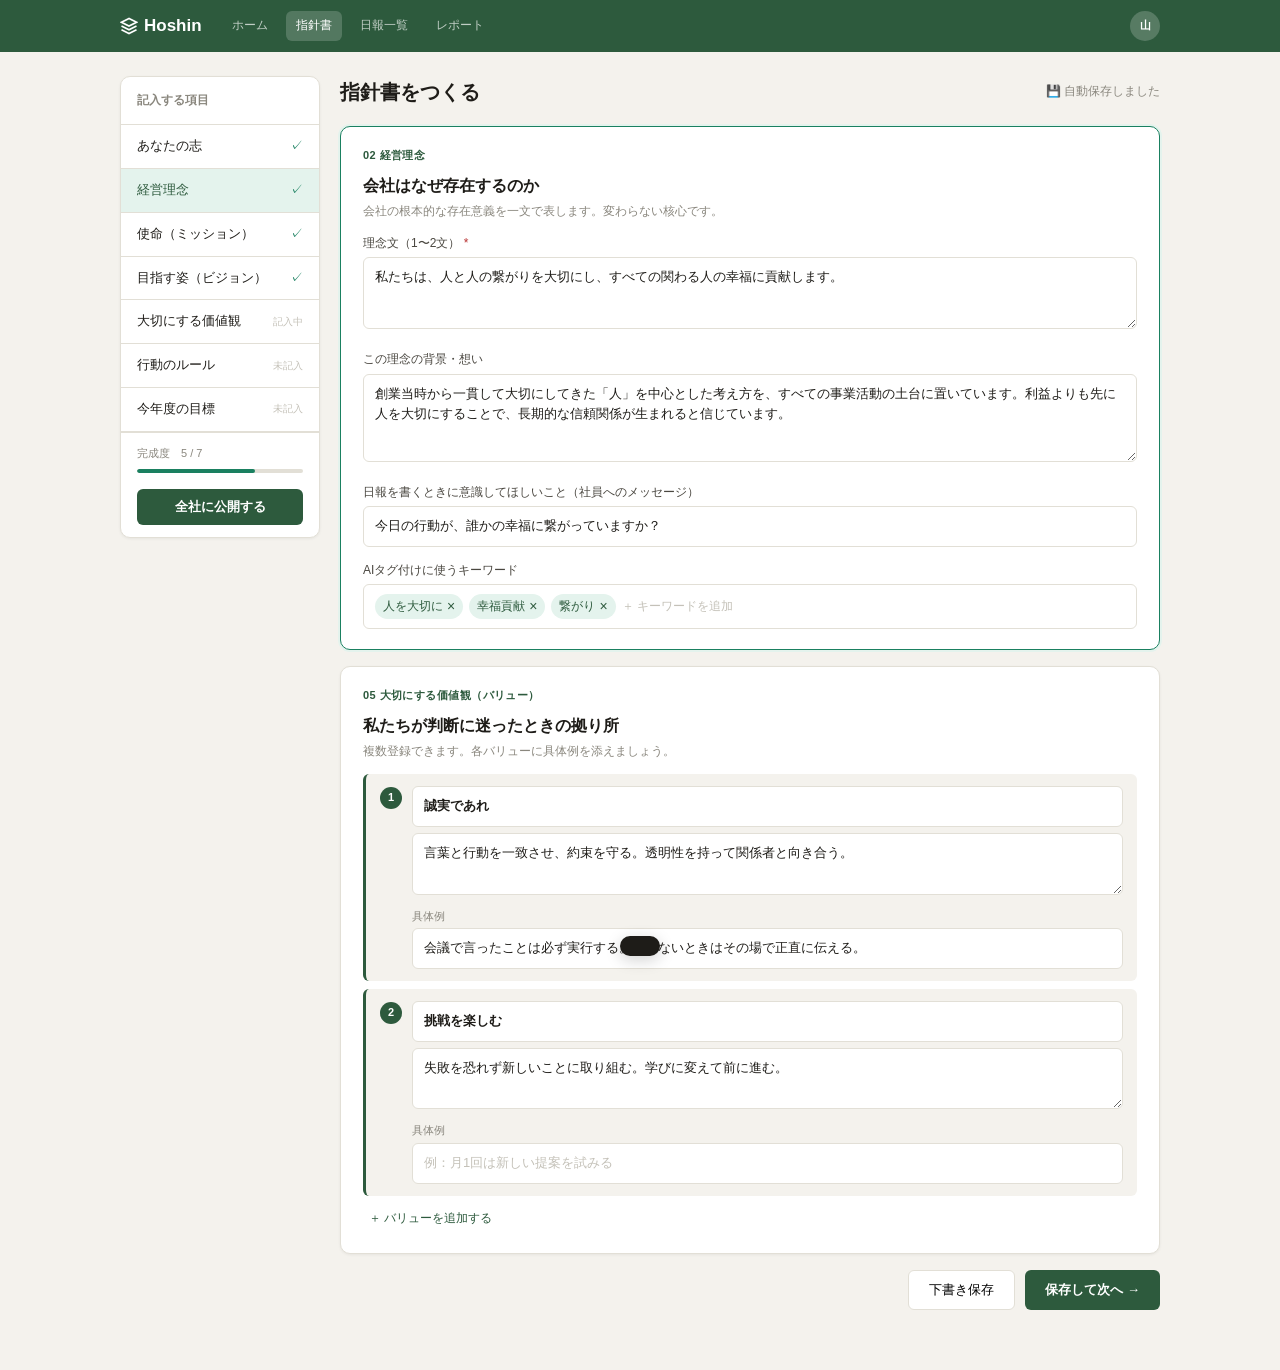
<file: 03_owner_policy_editor.html>
<!DOCTYPE html><html lang="ja"><head><meta charset="UTF-8"><meta name="viewport" content="width=device-width,initial-scale=1.0"><title>Hoshin — 指針書エディタ</title>
<style>
:root{--ink:#1e1c18;--ink-2:#4a4740;--ink-3:#8a877e;--ink-4:#c4c1b8;--bg:#f4f2ed;--surface:#fff;--border:#e2dfd6;--owner:#2d5a3d;--owner-md:#1a8060;--owner-lt:#e4f3ed;--red:#b83232;--red-lt:#fdeaea;--purple:#3d3591;--purple-lt:#eeedfe;--radius:10px;--radius-sm:6px;--shadow:0 1px 3px rgba(0,0,0,.06)}
*,*::before,*::after{box-sizing:border-box;margin:0;padding:0}
body{font-family:'Hiragino Sans','Hiragino Kaku Gothic ProN','Noto Sans JP',sans-serif;background:var(--bg);color:var(--ink);font-size:15px;line-height:1.6;min-height:100vh}
.nav{background:var(--owner);position:sticky;top:0;z-index:100}
.nav-inner{max-width:1080px;margin:0 auto;padding:0 20px;height:52px;display:flex;align-items:center;gap:8px}
.nav-logo{font-size:17px;font-weight:700;color:#fff;display:flex;align-items:center;gap:6px;margin-right:12px}
.nav-link{padding:5px 10px;border-radius:6px;font-size:12px;color:rgba(255,255,255,.7);cursor:pointer;transition:background .15s}
.nav-link:hover{background:rgba(255,255,255,.12)}
.nav-link.active{background:rgba(255,255,255,.18);color:#fff;font-weight:500}
.nav-right{margin-left:auto;display:flex;align-items:center;gap:8px}
.nav-avatar{width:30px;height:30px;border-radius:50%;background:rgba(255,255,255,.2);color:#fff;font-size:11px;font-weight:600;display:flex;align-items:center;justify-content:center;cursor:pointer}
.page{max-width:1080px;margin:0 auto;padding:24px 20px 60px;display:grid;grid-template-columns:200px 1fr;gap:20px}
.sidebar{background:var(--surface);border:1px solid var(--border);border-radius:var(--radius);box-shadow:var(--shadow);overflow:hidden;height:fit-content;position:sticky;top:68px}
.sidebar-head{padding:14px 16px;font-size:12px;font-weight:600;color:var(--ink-3);border-bottom:1px solid var(--border)}
.sidebar-item{padding:11px 16px;font-size:13px;cursor:pointer;border-bottom:1px solid var(--border);transition:background .12s;display:flex;align-items:center;justify-content:space-between;gap:8px}
.sidebar-item:last-child{border-bottom:none}
.sidebar-item:hover{background:var(--bg)}
.sidebar-item.active{background:var(--owner-lt);color:var(--owner);font-weight:500}
.sidebar-item .check{font-size:13px;color:var(--owner-md)}
.sidebar-item .empty{font-size:10px;color:var(--ink-4)}
.sidebar-pub{padding:12px 16px;border-top:1px solid var(--border)}
.pub-btn{width:100%;padding:9px;background:var(--owner);border:none;color:#fff;font-size:13px;font-weight:600;border-radius:6px;cursor:pointer;font-family:inherit;transition:background .15s}
.pub-btn:hover{background:#1a4530}
.main{min-width:0}
.main-header{margin-bottom:18px;display:flex;align-items:center;justify-content:space-between;gap:12px}
.main-header h1{font-size:20px;font-weight:700}
.save-status{font-size:12px;color:var(--ink-3);display:flex;align-items:center;gap:5px}
.section-card{background:var(--surface);border:1px solid var(--border);border-radius:var(--radius);box-shadow:var(--shadow);padding:20px 22px;margin-bottom:16px}
.section-card.active-section{border-color:var(--owner-md);box-shadow:0 0 0 2px var(--owner-lt)}
.section-label{font-size:11px;font-weight:600;color:var(--owner);letter-spacing:.04em;margin-bottom:8px;display:flex;align-items:center;gap:6px}
.section-title{font-size:16px;font-weight:700;margin-bottom:4px}
.section-desc{font-size:12px;color:var(--ink-3);margin-bottom:14px;line-height:1.5}
.field{margin-bottom:14px}
.field:last-child{margin-bottom:0}
.field label{display:block;font-size:12px;font-weight:500;color:var(--ink-2);margin-bottom:4px}
.field label .req{color:var(--red)}
textarea,input[type=text]{width:100%;border:1.5px solid var(--border);border-radius:6px;padding:9px 11px;font-size:13px;font-family:inherit;color:var(--ink);background:var(--surface);transition:border-color .15s;line-height:1.6;resize:vertical}
textarea:focus,input[type=text]:focus{outline:none;border-color:var(--owner-md);box-shadow:0 0 0 2px var(--owner-lt)}
textarea::placeholder,input::placeholder{color:var(--ink-4)}
textarea{min-height:72px}
.keyword-wrap{display:flex;flex-wrap:wrap;gap:6px;padding:9px 11px;border:1.5px solid var(--border);border-radius:6px;min-height:42px;cursor:text;transition:border-color .15s}
.keyword-wrap:focus-within{border-color:var(--owner-md);box-shadow:0 0 0 2px var(--owner-lt)}
.kw-tag{display:inline-flex;align-items:center;gap:4px;background:var(--owner-lt);color:var(--owner);font-size:12px;padding:3px 8px;border-radius:20px;font-weight:500}
.kw-tag button{background:none;border:none;cursor:pointer;color:var(--owner);font-size:14px;line-height:1;padding:0}
.kw-input{border:none;outline:none;font-size:12px;font-family:inherit;color:var(--ink);min-width:80px;background:transparent}
.value-card{background:var(--bg);border-radius:6px;padding:12px 14px;margin-bottom:8px;border-left:3px solid var(--owner);display:flex;gap:10px;align-items:flex-start}
.value-num{width:22px;height:22px;border-radius:50%;background:var(--owner);color:#fff;font-size:11px;font-weight:700;display:flex;align-items:center;justify-content:center;flex-shrink:0;margin-top:1px}
.value-body{flex:1;min-width:0}
.value-title-input{width:100%;border:none;border-bottom:1px solid var(--border);background:transparent;font-size:14px;font-weight:600;font-family:inherit;padding:2px 0 4px;margin-bottom:6px;color:var(--ink)}
.value-title-input:focus{outline:none;border-bottom-color:var(--owner-md)}
.add-btn{display:flex;align-items:center;gap:5px;font-size:12px;color:var(--owner);cursor:pointer;padding:6px;background:none;border:none;font-family:inherit;transition:opacity .15s}
.add-btn:hover{opacity:.7}
.progress-bar{height:4px;background:var(--border);border-radius:2px;margin-bottom:16px;overflow:hidden}
.progress-fill{height:100%;background:var(--owner-md);border-radius:2px;transition:width .4s}
.toast{position:fixed;bottom:24px;left:50%;transform:translateX(-50%) translateY(80px);background:var(--ink);color:#fff;font-size:13px;padding:10px 20px;border-radius:24px;box-shadow:0 4px 16px rgba(0,0,0,.18);transition:transform .3s cubic-bezier(.4,0,.2,1);white-space:nowrap;pointer-events:none;z-index:999}
.toast.show{transform:translateX(-50%) translateY(0)}
@media(max-width:700px){.page{grid-template-columns:1fr}.sidebar{position:static;display:flex;flex-wrap:wrap;gap:0}.sidebar-item{flex:0 0 50%}}
</style></head><body>
<nav class="nav"><div class="nav-inner">
  <div class="nav-logo">
    <svg width="18" height="18" viewBox="0 0 24 24" fill="none" stroke="currentColor" stroke-width="2.2"><path d="M12 2L2 7l10 5 10-5-10-5z"/><path d="M2 17l10 5 10-5"/><path d="M2 12l10 5 10-5"/></svg>
    Hoshin
  </div>
  <div class="nav-link" onclick="toast('ホームへ')">ホーム</div>
  <div class="nav-link active">指針書</div>
  <div class="nav-link" onclick="toast('日報一覧へ')">日報一覧</div>
  <div class="nav-link" onclick="toast('レポートへ')">レポート</div>
  <div class="nav-right"><div class="nav-avatar">山</div></div>
</div></nav>

<div class="page">
  <div class="sidebar">
    <div class="sidebar-head">記入する項目</div>
    <div class="sidebar-item" onclick="toast('志セクションへ')">あなたの志 <span class="check">✓</span></div>
    <div class="sidebar-item active">経営理念 <span class="check">✓</span></div>
    <div class="sidebar-item" onclick="toast('ミッションへ')">使命（ミッション）<span class="check">✓</span></div>
    <div class="sidebar-item" onclick="toast('ビジョンへ')">目指す姿（ビジョン）<span class="check">✓</span></div>
    <div class="sidebar-item" onclick="toast('バリューへ')">大切にする価値観 <span class="empty">記入中</span></div>
    <div class="sidebar-item" onclick="toast('行動指針へ')">行動のルール <span class="empty">未記入</span></div>
    <div class="sidebar-item" onclick="toast('目標へ')">今年度の目標 <span class="empty">未記入</span></div>
    <div class="sidebar-pub">
      <div style="font-size:11px;color:var(--ink-3);margin-bottom:7px">完成度　5 / 7</div>
      <div class="progress-bar"><div class="progress-fill" style="width:71%"></div></div>
      <button class="pub-btn" onclick="toast('全社に公開しました ✓')">全社に公開する</button>
    </div>
  </div>

  <div class="main">
    <div class="main-header">
      <h1>指針書をつくる</h1>
      <div class="save-status">💾 自動保存しました</div>
    </div>

    <!-- 経営理念 -->
    <div class="section-card active-section">
      <div class="section-label">02 経営理念</div>
      <div class="section-title">会社はなぜ存在するのか</div>
      <div class="section-desc">会社の根本的な存在意義を一文で表します。変わらない核心です。</div>
      <div class="field">
        <label>理念文（1〜2文） <span class="req">*</span></label>
        <textarea>私たちは、人と人の繋がりを大切にし、すべての関わる人の幸福に貢献します。</textarea>
      </div>
      <div class="field">
        <label>この理念の背景・想い</label>
        <textarea placeholder="例：創業当時から大切にしてきた考え方を..." style="min-height:88px">創業当時から一貫して大切にしてきた「人」を中心とした考え方を、すべての事業活動の土台に置いています。利益よりも先に人を大切にすることで、長期的な信頼関係が生まれると信じています。</textarea>
      </div>
      <div class="field">
        <label>日報を書くときに意識してほしいこと（社員へのメッセージ）</label>
        <input type="text" value="今日の行動が、誰かの幸福に繋がっていますか？">
      </div>
      <div class="field">
        <label>AIタグ付けに使うキーワード</label>
        <div class="keyword-wrap">
          <span class="kw-tag">人を大切に <button onclick="event.stopPropagation()">×</button></span>
          <span class="kw-tag">幸福貢献 <button onclick="event.stopPropagation()">×</button></span>
          <span class="kw-tag">繋がり <button onclick="event.stopPropagation()">×</button></span>
          <input class="kw-input" placeholder="＋ キーワードを追加" onkeydown="if(event.key==='Enter'){toast('キーワードを追加しました')}">
        </div>
      </div>
    </div>

    <!-- バリュー -->
    <div class="section-card">
      <div class="section-label">05 大切にする価値観（バリュー）</div>
      <div class="section-title">私たちが判断に迷ったときの拠り所</div>
      <div class="section-desc">複数登録できます。各バリューに具体例を添えましょう。</div>
      <div class="value-card">
        <div class="value-num">1</div>
        <div class="value-body">
          <input type="text" class="value-title-input" value="誠実であれ">
          <textarea style="min-height:52px">言葉と行動を一致させ、約束を守る。透明性を持って関係者と向き合う。</textarea>
          <div style="margin-top:6px">
            <label style="font-size:11px;color:var(--ink-3);display:block;margin-bottom:3px">具体例</label>
            <input type="text" value="会議で言ったことは必ず実行する。できないときはその場で正直に伝える。">
          </div>
        </div>
      </div>
      <div class="value-card">
        <div class="value-num">2</div>
        <div class="value-body">
          <input type="text" class="value-title-input" value="挑戦を楽しむ">
          <textarea style="min-height:52px">失敗を恐れず新しいことに取り組む。学びに変えて前に進む。</textarea>
          <div style="margin-top:6px">
            <label style="font-size:11px;color:var(--ink-3);display:block;margin-bottom:3px">具体例</label>
            <input type="text" placeholder="例：月1回は新しい提案を試みる">
          </div>
        </div>
      </div>
      <button class="add-btn" onclick="toast('バリューを追加しました')">＋ バリューを追加する</button>
    </div>

    <div style="display:flex;gap:10px;justify-content:flex-end">
      <button style="padding:10px 20px;border-radius:6px;border:1px solid var(--border);background:var(--surface);font-size:13px;cursor:pointer;font-family:inherit" onclick="toast('下書きを保存しました')">下書き保存</button>
      <button style="padding:10px 20px;border-radius:6px;background:var(--owner);border:none;color:#fff;font-size:13px;font-weight:600;cursor:pointer;font-family:inherit" onclick="toast('保存して次の項目へ ✓')">保存して次へ →</button>
    </div>
  </div>
</div>
<div class="toast" id="t"></div>
<script>let tt;function toast(m){const e=document.getElementById('t');e.textContent=m;e.classList.add('show');clearTimeout(tt);tt=setTimeout(()=>e.classList.remove('show'),2200)}</script>
</body></html>
</file>
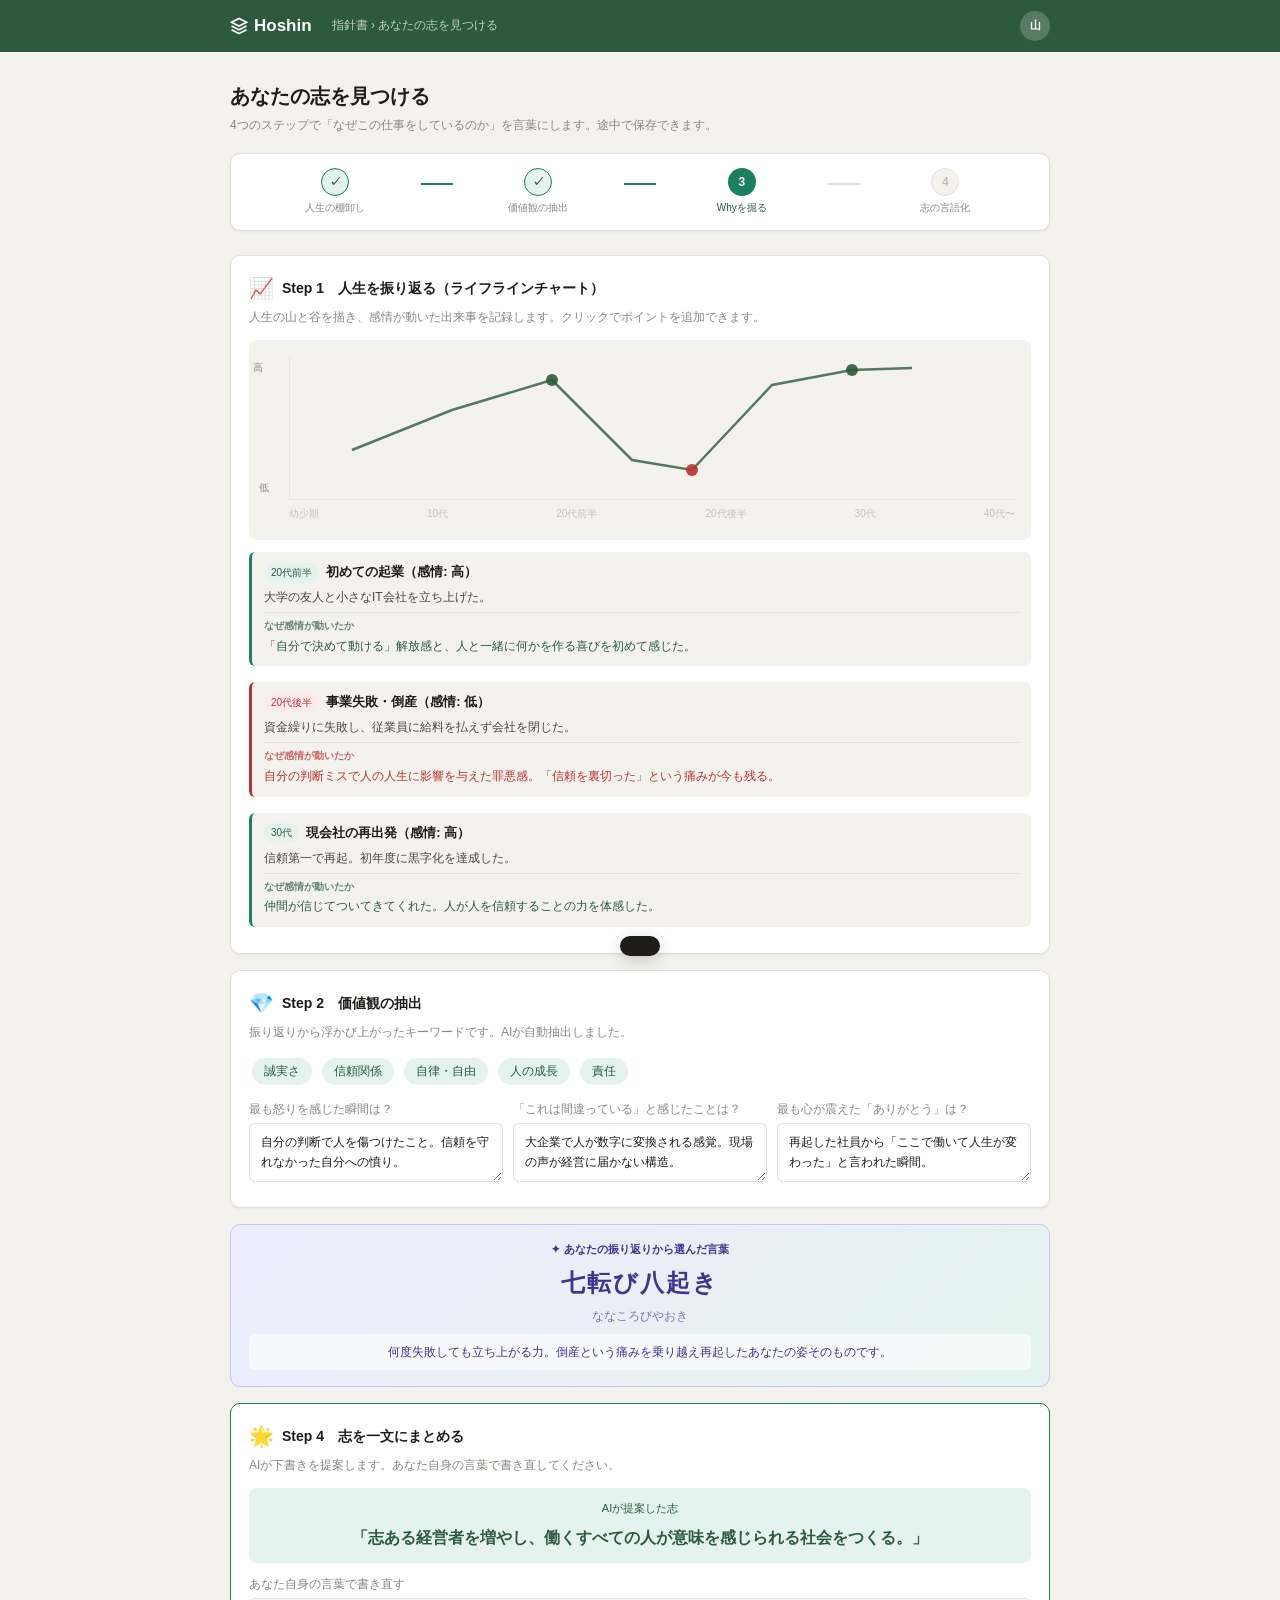
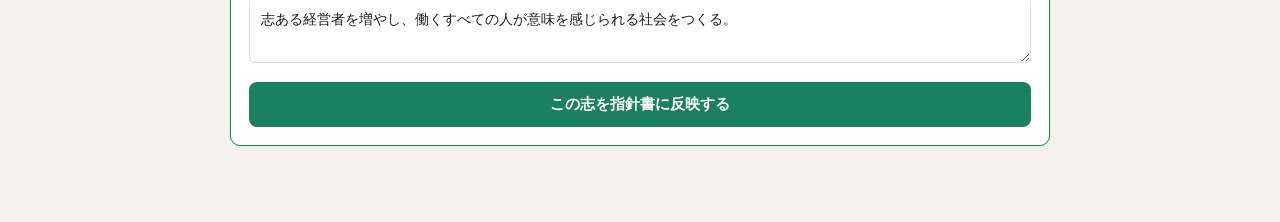
<file: 04_owner_aspiration.html>
<!DOCTYPE html><html lang="ja"><head><meta charset="UTF-8"><meta name="viewport" content="width=device-width,initial-scale=1.0"><title>Hoshin — 志ワークシート</title>
<style>:root{--ink:#1e1c18;--ink-2:#4a4740;--ink-3:#8a877e;--ink-4:#c4c1b8;--bg:#f4f2ed;--surface:#fff;--border:#e2dfd6;--owner:#2d5a3d;--owner-md:#1a8060;--owner-lt:#e4f3ed;--red:#b83232;--red-lt:#fdeaea;--purple:#3d3591;--purple-lt:#eeedfe;--orange:#c05010;--orange-lt:#fdeee6;--radius:10px;--shadow:0 1px 3px rgba(0,0,0,.06)}
*,*::before,*::after{box-sizing:border-box;margin:0;padding:0}body{font-family:'Hiragino Sans','Hiragino Kaku Gothic ProN','Noto Sans JP',sans-serif;background:var(--bg);color:var(--ink);font-size:15px;line-height:1.6;min-height:100vh}
.nav{background:var(--owner);position:sticky;top:0;z-index:100}.nav-inner{max-width:860px;margin:0 auto;padding:0 20px;height:52px;display:flex;align-items:center;gap:8px}.nav-logo{font-size:17px;font-weight:700;color:#fff;display:flex;align-items:center;gap:6px;margin-right:12px}.nav-right{margin-left:auto}.nav-avatar{width:30px;height:30px;border-radius:50%;background:rgba(255,255,255,.2);color:#fff;font-size:11px;font-weight:600;display:flex;align-items:center;justify-content:center;cursor:pointer}
.page{max-width:860px;margin:0 auto;padding:28px 20px 60px}
.step-bar{display:flex;align-items:center;background:var(--surface);border:1px solid var(--border);border-radius:10px;padding:14px 18px;margin-bottom:24px;gap:0;box-shadow:var(--shadow)}
.step{flex:1;text-align:center;cursor:pointer}.step-circle{width:28px;height:28px;border-radius:50%;display:flex;align-items:center;justify-content:center;font-size:12px;font-weight:600;margin:0 auto 4px}.step-done .step-circle{background:var(--owner-lt);color:var(--owner);border:1.5px solid var(--owner-md)}.step-active .step-circle{background:var(--owner-md);color:#fff}.step-todo .step-circle{background:var(--bg);color:var(--ink-4);border:1.5px solid var(--border)}.step-label{font-size:10px;color:var(--ink-3)}.step-active .step-label{color:var(--owner);font-weight:500}.step-line{flex:0 0 32px;height:2px;background:var(--border);margin-bottom:16px}.step-line.done{background:var(--owner-md)}
.card{background:var(--surface);border:1px solid var(--border);border-radius:10px;box-shadow:var(--shadow);margin-bottom:16px}
.card-header{padding:16px 18px 0;display:flex;align-items:center;gap:8px}.card-icon{font-size:20px}.card-title{font-size:14px;font-weight:600}.card-desc{padding:4px 18px 14px;font-size:12px;color:var(--ink-3);line-height:1.5}.card-body{padding:0 18px 18px}
.lifeline-area{position:relative;background:var(--bg);border-radius:8px;padding:16px;overflow:hidden;cursor:crosshair}
.ll-axis-x{position:absolute;bottom:40px;left:40px;right:16px;height:1px;background:var(--border);opacity:.6}
.ll-axis-y{position:absolute;left:40px;top:16px;bottom:40px;width:1px;background:var(--border);opacity:.6}
.ll-zero{position:absolute;bottom:40px;left:40px;right:16px;height:1px;background:var(--border);opacity:.4;border-top:1px dashed var(--ink-4)}
.ll-label-y-high{position:absolute;left:4px;top:20px;font-size:10px;color:var(--ink-3)}.ll-label-y-low{position:absolute;left:10px;bottom:44px;font-size:10px;color:var(--ink-3)}
.ll-x-labels{position:absolute;bottom:18px;left:40px;right:16px;display:flex;justify-content:space-between}
.ll-x-label{font-size:10px;color:var(--ink-4)}
.ll-svg{width:100%;height:160px;display:block}
.ll-point{cursor:pointer;transition:r .15s}
.ll-point:hover r{r:8}
.event-card{background:var(--bg);border-radius:6px;padding:10px 12px;margin-bottom:8px;border-left:3px solid}
.event-high{border-left-color:var(--owner-md)}.event-low{border-left-color:var(--red)}.event-mid{border-left-color:#d4a847}
.event-top{display:flex;align-items:center;gap:7px;margin-bottom:5px}
.event-badge{font-size:10px;padding:2px 7px;border-radius:20px;font-weight:500}
.eb-high{background:var(--owner-lt);color:var(--owner)}.eb-low{background:var(--red-lt);color:var(--red)}.eb-mid{background:#fdf6e3;color:#8a6a1a}
.event-title{font-size:13px;font-weight:600}
.event-why{font-size:12px;line-height:1.65;color:var(--owner);border-top:1px solid var(--border);padding-top:5px;margin-top:5px}
.event-low .event-why{color:var(--red)}.event-mid .event-why{color:#7a5a10}
.why-label{font-size:10px;font-weight:600;margin-bottom:2px;opacity:.7}
textarea{width:100%;border:1.5px solid var(--border);border-radius:6px;padding:9px 11px;font-size:13px;font-family:inherit;color:var(--ink);background:var(--surface);transition:border-color .15s;line-height:1.6;resize:vertical;min-height:64px}
textarea:focus{outline:none;border-color:var(--owner-md);box-shadow:0 0 0 2px var(--owner-lt)}
textarea::placeholder{color:var(--ink-4)}
.value-tag{display:inline-flex;align-items:center;gap:4px;background:var(--owner-lt);color:var(--owner);font-size:12px;padding:4px 12px;border-radius:20px;font-weight:500;margin:3px}
.ai-wisdom{background:linear-gradient(135deg,var(--purple-lt),var(--owner-lt));border:1px solid #c8c4f4;border-radius:10px;padding:16px 18px;text-align:center;margin-bottom:16px}
.wisdom-type{font-size:11px;font-weight:600;color:var(--purple);margin-bottom:6px}
.wisdom-main{font-size:24px;font-weight:700;letter-spacing:.08em;color:var(--purple);margin-bottom:4px}
.wisdom-reading{font-size:12px;color:var(--purple);opacity:.65;margin-bottom:8px}
.wisdom-meaning{font-size:12px;color:var(--purple);line-height:1.7;background:rgba(255,255,255,.6);padding:8px 12px;border-radius:6px}
.submit-btn{width:100%;padding:13px;border-radius:8px;background:var(--owner-md);border:none;color:#fff;font-size:15px;font-weight:700;cursor:pointer;font-family:inherit;transition:background .15s}
.submit-btn:hover{background:#145a40}
.toast{position:fixed;bottom:24px;left:50%;transform:translateX(-50%) translateY(80px);background:var(--ink);color:#fff;font-size:13px;padding:10px 20px;border-radius:24px;box-shadow:0 4px 16px rgba(0,0,0,.18);transition:transform .3s cubic-bezier(.4,0,.2,1);white-space:nowrap;pointer-events:none;z-index:999}
.toast.show{transform:translateX(-50%) translateY(0)}
</style></head><body>
<nav class="nav"><div class="nav-inner">
  <div class="nav-logo"><svg width="18" height="18" viewBox="0 0 24 24" fill="none" stroke="currentColor" stroke-width="2.2"><path d="M12 2L2 7l10 5 10-5-10-5z"/><path d="M2 17l10 5 10-5"/><path d="M2 12l10 5 10-5"/></svg>Hoshin</div>
  <span style="font-size:12px;color:rgba(255,255,255,.7)">指針書 › あなたの志を見つける</span>
  <div class="nav-right"><div class="nav-avatar">山</div></div>
</div></nav>
<div class="page">
  <h1 style="font-size:20px;font-weight:700;margin-bottom:4px">あなたの志を見つける</h1>
  <p style="font-size:12px;color:var(--ink-3);margin-bottom:18px">4つのステップで「なぜこの仕事をしているのか」を言葉にします。途中で保存できます。</p>

  <div class="step-bar">
    <div class="step step-done"><div class="step-circle">✓</div><div class="step-label">人生の棚卸し</div></div>
    <div class="step-line done"></div>
    <div class="step step-done"><div class="step-circle">✓</div><div class="step-label">価値観の抽出</div></div>
    <div class="step-line done"></div>
    <div class="step step-active"><div class="step-circle">3</div><div class="step-label">Whyを掘る</div></div>
    <div class="step-line"></div>
    <div class="step step-todo"><div class="step-circle">4</div><div class="step-label">志の言語化</div></div>
  </div>

  <!-- ライフラインチャート -->
  <div class="card">
    <div class="card-header"><span class="card-icon">📈</span><span class="card-title">Step 1　人生を振り返る（ライフラインチャート）</span></div>
    <div class="card-desc">人生の山と谷を描き、感情が動いた出来事を記録します。クリックでポイントを追加できます。</div>
    <div class="card-body">
      <div class="lifeline-area" style="height:200px" onclick="toast('出来事ポイントを追加しました')">
        <div class="ll-label-y-high">高</div><div class="ll-label-y-low">低</div>
        <div class="ll-axis-x"></div><div class="ll-axis-y"></div>
        <div class="ll-x-labels"><span class="ll-x-label">幼少期</span><span class="ll-x-label">10代</span><span class="ll-x-label">20代前半</span><span class="ll-x-label">20代後半</span><span class="ll-x-label">30代</span><span class="ll-x-label">40代〜</span></div>
        <svg viewBox="0 0 600 140" style="width:100%;height:140px;position:absolute;top:10px;left:40px;right:0;width:calc(100% - 56px)">
          <polyline points="0,100 100,60 200,30 280,110 340,120 420,35 500,20 560,18" fill="none" stroke="#2d5a3d" stroke-width="2.5" opacity=".8"/>
          <circle cx="200" cy="30" r="6" fill="#2d5a3d" opacity=".9" onclick="toast('初めての起業')"/>
          <circle cx="340" cy="120" r="6" fill="#b83232" opacity=".9"/>
          <circle cx="500" cy="20" r="6" fill="#2d5a3d" opacity=".9"/>
        </svg>
      </div>
      <div style="margin-top:12px;display:flex;flex-direction:column;gap:8px">
        <div class="event-card event-high">
          <div class="event-top"><span class="event-badge eb-high">20代前半</span><span class="event-title">初めての起業（感情: 高）</span></div>
          <p style="font-size:12px;color:var(--ink-2)">大学の友人と小さなIT会社を立ち上げた。</p>
          <div class="event-why"><div class="why-label">なぜ感情が動いたか</div>「自分で決めて動ける」解放感と、人と一緒に何かを作る喜びを初めて感じた。</div>
        </div>
        <div class="event-card event-low">
          <div class="event-top"><span class="event-badge eb-low">20代後半</span><span class="event-title">事業失敗・倒産（感情: 低）</span></div>
          <p style="font-size:12px;color:var(--ink-2)">資金繰りに失敗し、従業員に給料を払えず会社を閉じた。</p>
          <div class="event-why"><div class="why-label">なぜ感情が動いたか</div>自分の判断ミスで人の人生に影響を与えた罪悪感。「信頼を裏切った」という痛みが今も残る。</div>
        </div>
        <div class="event-card event-high">
          <div class="event-top"><span class="event-badge eb-high">30代</span><span class="event-title">現会社の再出発（感情: 高）</span></div>
          <p style="font-size:12px;color:var(--ink-2)">信頼第一で再起。初年度に黒字化を達成した。</p>
          <div class="event-why"><div class="why-label">なぜ感情が動いたか</div>仲間が信じてついてきてくれた。人が人を信頼することの力を体感した。</div>
        </div>
      </div>
    </div>
  </div>

  <!-- 価値観 -->
  <div class="card">
    <div class="card-header"><span class="card-icon">💎</span><span class="card-title">Step 2　価値観の抽出</span></div>
    <div class="card-desc">振り返りから浮かび上がったキーワードです。AIが自動抽出しました。</div>
    <div class="card-body">
      <div style="display:flex;flex-wrap:wrap;gap:4px;margin-bottom:12px">
        <span class="value-tag">誠実さ</span><span class="value-tag">信頼関係</span><span class="value-tag">自律・自由</span><span class="value-tag">人の成長</span><span class="value-tag">責任</span>
      </div>
      <div style="display:grid;grid-template-columns:1fr 1fr 1fr;gap:10px">
        <div>
          <label style="font-size:12px;color:var(--ink-3);display:block;margin-bottom:4px">最も怒りを感じた瞬間は？</label>
          <textarea style="min-height:56px;font-size:12px">自分の判断で人を傷つけたこと。信頼を守れなかった自分への憤り。</textarea>
        </div>
        <div>
          <label style="font-size:12px;color:var(--ink-3);display:block;margin-bottom:4px">「これは間違っている」と感じたことは？</label>
          <textarea style="min-height:56px;font-size:12px">大企業で人が数字に変換される感覚。現場の声が経営に届かない構造。</textarea>
        </div>
        <div>
          <label style="font-size:12px;color:var(--ink-3);display:block;margin-bottom:4px">最も心が震えた「ありがとう」は？</label>
          <textarea style="min-height:56px;font-size:12px">再起した社員から「ここで働いて人生が変わった」と言われた瞬間。</textarea>
        </div>
      </div>
    </div>
  </div>

  <!-- AI偉人の言葉 -->
  <div class="ai-wisdom">
    <div class="wisdom-type">✦ あなたの振り返りから選んだ言葉</div>
    <div class="wisdom-main">七転び八起き</div>
    <div class="wisdom-reading">ななころびやおき</div>
    <div class="wisdom-meaning">何度失敗しても立ち上がる力。倒産という痛みを乗り越え再起したあなたの姿そのものです。</div>
  </div>

  <!-- 志カード -->
  <div class="card" style="border:1.5px solid var(--owner-md)">
    <div class="card-header"><span class="card-icon">🌟</span><span class="card-title">Step 4　志を一文にまとめる</span></div>
    <div class="card-desc">AIが下書きを提案します。あなた自身の言葉で書き直してください。</div>
    <div class="card-body">
      <div style="background:var(--owner-lt);border-radius:8px;padding:12px 14px;margin-bottom:12px;text-align:center">
        <div style="font-size:11px;color:var(--owner);margin-bottom:6px">AIが提案した志</div>
        <div style="font-size:16px;font-weight:700;color:var(--owner);line-height:1.7">「志ある経営者を増やし、働くすべての人が意味を感じられる社会をつくる。」</div>
      </div>
      <label style="font-size:12px;color:var(--ink-3);display:block;margin-bottom:4px">あなた自身の言葉で書き直す</label>
      <textarea style="min-height:64px;font-size:14px">志ある経営者を増やし、働くすべての人が意味を感じられる社会をつくる。</textarea>
      <button class="submit-btn" style="margin-top:12px" onclick="toast('志を保存して指針書に反映しました ✓')">この志を指針書に反映する</button>
    </div>
  </div>
</div>
<div class="toast" id="t"></div>
<script>let tt;function toast(m){const e=document.getElementById('t');e.textContent=m;e.classList.add('show');clearTimeout(tt);tt=setTimeout(()=>e.classList.remove('show'),2200)}</script>
</body></html>
</file>
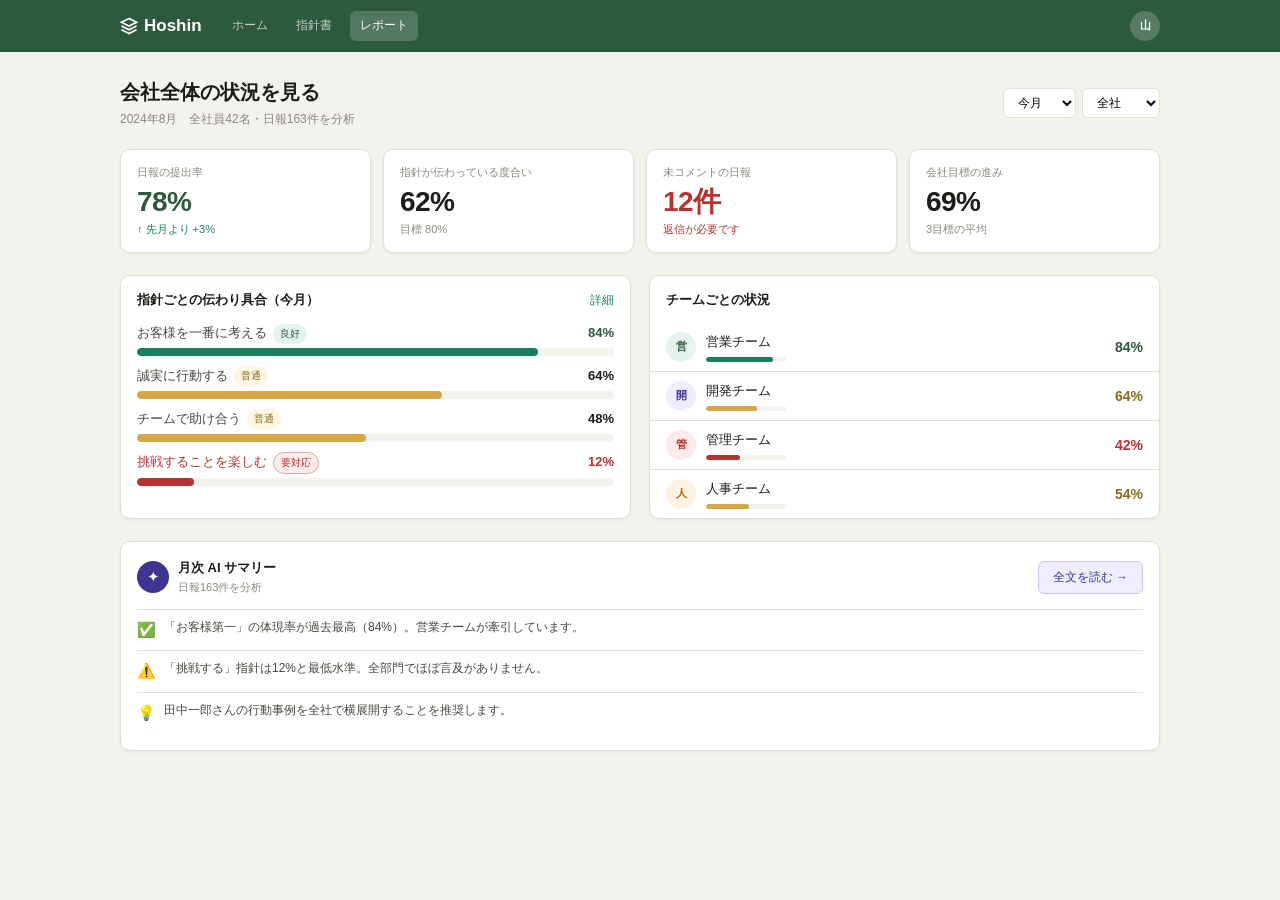
<file: 05_owner_analytics.html>
<!DOCTYPE html><html lang="ja"><head><meta charset="UTF-8"><meta name="viewport" content="width=device-width,initial-scale=1.0"><title>Hoshin — 浸透ダッシュボード</title>
<style>:root{--ink:#1e1c18;--ink-2:#4a4740;--ink-3:#8a877e;--bg:#f4f2ed;--surface:#fff;--border:#e2dfd6;--owner:#2d5a3d;--owner-md:#1a8060;--owner-lt:#e4f3ed;--red:#b83232;--red-lt:#fdeaea;--gold:#8a6a1a;--gold-lt:#fdf6e3;--radius:10px;--shadow:0 1px 3px rgba(0,0,0,.06)}*,*::before,*::after{box-sizing:border-box;margin:0;padding:0}body{font-family:'Hiragino Sans','Hiragino Kaku Gothic ProN','Noto Sans JP',sans-serif;background:var(--bg);color:var(--ink);font-size:15px;line-height:1.6}
.nav{background:var(--owner);position:sticky;top:0;z-index:100}.nav-inner{max-width:1080px;margin:0 auto;padding:0 20px;height:52px;display:flex;align-items:center;gap:8px}.nav-logo{font-size:17px;font-weight:700;color:#fff;display:flex;align-items:center;gap:6px;margin-right:12px}.nav-link{padding:5px 10px;border-radius:6px;font-size:12px;color:rgba(255,255,255,.7);cursor:pointer}.nav-link.active{background:rgba(255,255,255,.18);color:#fff;font-weight:500}.nav-right{margin-left:auto}.nav-avatar{width:30px;height:30px;border-radius:50%;background:rgba(255,255,255,.2);color:#fff;font-size:11px;font-weight:600;display:flex;align-items:center;justify-content:center;cursor:pointer}
.page{max-width:1080px;margin:0 auto;padding:24px 20px 60px}
.kpi-grid{display:grid;grid-template-columns:repeat(4,1fr);gap:12px;margin-bottom:22px}
.kpi-card{background:var(--surface);border:1px solid var(--border);border-radius:var(--radius);padding:14px 16px;box-shadow:var(--shadow);cursor:pointer;transition:border-color .15s}
.kpi-card:hover{border-color:var(--owner-md)}
.kpi-label{font-size:11px;color:var(--ink-3);margin-bottom:6px}.kpi-val{font-size:28px;font-weight:700;letter-spacing:-.02em;line-height:1;margin-bottom:5px}.kpi-sub{font-size:11px}
.two-col{display:grid;grid-template-columns:1fr 1fr;gap:18px;margin-bottom:22px}
.card{background:var(--surface);border:1px solid var(--border);border-radius:var(--radius);box-shadow:var(--shadow);overflow:hidden}
.card-head{padding:14px 16px 0;display:flex;align-items:center;justify-content:space-between;margin-bottom:12px}
.card-title{font-size:13px;font-weight:600}
.card-link{font-size:12px;color:var(--owner-md);cursor:pointer}
.policy-item{padding:0 16px 10px}
.policy-meta{display:flex;justify-content:space-between;align-items:center;margin-bottom:4px}
.policy-name{font-size:13px;color:var(--ink-2);display:flex;align-items:center;gap:6px}
.policy-pct{font-size:13px;font-weight:600}
.bar-wrap{height:8px;background:var(--bg);border-radius:4px;overflow:hidden}
.bar{height:100%;border-radius:4px;transition:width .4s}
.badge{display:inline-flex;font-size:10px;padding:2px 7px;border-radius:20px;font-weight:500}
.bg{background:var(--owner-lt);color:var(--owner)}.bm{background:var(--gold-lt);color:var(--gold)}.br{background:var(--red-lt);color:var(--red);border:1px solid #e5aaaa}
.member-row{display:flex;align-items:center;gap:10px;padding:9px 16px;border-bottom:1px solid var(--border);cursor:pointer;font-size:13px}
.member-row:last-child{border-bottom:none}.member-row:hover{background:var(--bg)}
.av{width:30px;height:30px;border-radius:50%;display:flex;align-items:center;justify-content:center;font-size:11px;font-weight:600;flex-shrink:0}
.av-g{background:var(--owner-lt);color:var(--owner)}.av-a{background:#fef3e2;color:#b06a10}.av-p{background:#eeedfe;color:#3d3591}
.mini-bar{flex:1;height:5px;background:var(--bg);border-radius:3px;overflow:hidden;max-width:80px}
.mini-fill{height:100%;border-radius:3px}
.toast{position:fixed;bottom:24px;left:50%;transform:translateX(-50%) translateY(80px);background:var(--ink);color:#fff;font-size:13px;padding:10px 20px;border-radius:24px;box-shadow:0 4px 16px rgba(0,0,0,.18);transition:transform .3s;white-space:nowrap;pointer-events:none;z-index:999}.toast.show{transform:translateX(-50%) translateY(0)}
@media(max-width:700px){.kpi-grid{grid-template-columns:repeat(2,1fr)}.two-col{grid-template-columns:1fr}}
</style></head><body>
<nav class="nav"><div class="nav-inner">
  <div class="nav-logo"><svg width="18" height="18" viewBox="0 0 24 24" fill="none" stroke="currentColor" stroke-width="2.2"><path d="M12 2L2 7l10 5 10-5-10-5z"/><path d="M2 17l10 5 10-5"/><path d="M2 12l10 5 10-5"/></svg>Hoshin</div>
  <div class="nav-link" onclick="toast('ホームへ')">ホーム</div>
  <div class="nav-link" onclick="toast('指針書へ')">指針書</div>
  <div class="nav-link active">レポート</div>
  <div class="nav-right"><div class="nav-avatar">山</div></div>
</div></nav>
<div class="page">
  <div style="display:flex;align-items:center;justify-content:space-between;margin-bottom:20px;flex-wrap:wrap;gap:10px">
    <div><h1 style="font-size:20px;font-weight:700;margin-bottom:2px">会社全体の状況を見る</h1><p style="font-size:12px;color:var(--ink-3)">2024年8月　全社員42名・日報163件を分析</p></div>
    <div style="display:flex;gap:6px">
      <select style="font-size:12px;padding:6px 10px;border:1px solid var(--border);border-radius:6px;background:var(--surface)"><option>今月</option><option>先月</option><option>3か月</option></select>
      <select style="font-size:12px;padding:6px 10px;border:1px solid var(--border);border-radius:6px;background:var(--surface)"><option>全社</option><option>営業部</option><option>開発部</option></select>
    </div>
  </div>
  <div class="kpi-grid">
    <div class="kpi-card" onclick="toast('日報提出率の詳細')"><div class="kpi-label">日報の提出率</div><div class="kpi-val" style="color:var(--owner)">78%</div><div class="kpi-sub" style="color:var(--owner-md)">↑ 先月より +3%</div></div>
    <div class="kpi-card" onclick="toast('指針伝達率の詳細')"><div class="kpi-label">指針が伝わっている度合い</div><div class="kpi-val">62%</div><div class="kpi-sub" style="color:var(--ink-3)">目標 80%</div></div>
    <div class="kpi-card" onclick="toast('未コメント日報一覧')"><div class="kpi-label">未コメントの日報</div><div class="kpi-val" style="color:var(--red)">12件</div><div class="kpi-sub" style="color:var(--red)">返信が必要です</div></div>
    <div class="kpi-card" onclick="toast('目標の詳細')"><div class="kpi-label">会社目標の進み</div><div class="kpi-val">69%</div><div class="kpi-sub" style="color:var(--ink-3)">3目標の平均</div></div>
  </div>
  <div class="two-col">
    <div class="card">
      <div class="card-head"><span class="card-title">指針ごとの伝わり具合（今月）</span><a class="card-link" onclick="toast('詳細レポートへ')">詳細</a></div>
      <div class="policy-item"><div class="policy-meta"><span class="policy-name">お客様を一番に考える <span class="badge bg">良好</span></span><span class="policy-pct" style="color:var(--owner)">84%</span></div><div class="bar-wrap"><div class="bar" style="width:84%;background:var(--owner-md)"></div></div></div>
      <div class="policy-item"><div class="policy-meta"><span class="policy-name">誠実に行動する <span class="badge bm">普通</span></span><span class="policy-pct">64%</span></div><div class="bar-wrap"><div class="bar" style="width:64%;background:#d4a847"></div></div></div>
      <div class="policy-item"><div class="policy-meta"><span class="policy-name">チームで助け合う <span class="badge bm">普通</span></span><span class="policy-pct">48%</span></div><div class="bar-wrap"><div class="bar" style="width:48%;background:#d4a847"></div></div></div>
      <div class="policy-item" style="padding-bottom:16px"><div class="policy-meta"><span class="policy-name" style="color:var(--red)">挑戦することを楽しむ <span class="badge br">要対応</span></span><span class="policy-pct" style="color:var(--red)">12%</span></div><div class="bar-wrap"><div class="bar" style="width:12%;background:var(--red)"></div></div></div>
    </div>
    <div class="card">
      <div class="card-head"><span class="card-title">チームごとの状況</span></div>
      <div class="member-row" onclick="toast('営業部の詳細')"><div class="av av-g">営</div><div style="flex:1"><div style="font-size:13px;font-weight:500">営業チーム</div><div class="mini-bar" style="margin-top:4px"><div class="mini-fill" style="width:84%;background:var(--owner-md)"></div></div></div><span style="font-size:14px;font-weight:600;color:var(--owner)">84%</span></div>
      <div class="member-row" onclick="toast('開発部の詳細')"><div class="av av-p">開</div><div style="flex:1"><div style="font-size:13px;font-weight:500">開発チーム</div><div class="mini-bar" style="margin-top:4px"><div class="mini-fill" style="width:64%;background:#d4a847"></div></div></div><span style="font-size:14px;font-weight:600;color:var(--gold-lt);;color:#8a6a1a">64%</span></div>
      <div class="member-row" onclick="toast('管理部の詳細')"><div class="av" style="background:#fdeaea;color:var(--red)">管</div><div style="flex:1"><div style="font-size:13px;font-weight:500">管理チーム</div><div class="mini-bar" style="margin-top:4px"><div class="mini-fill" style="width:42%;background:var(--red)"></div></div></div><span style="font-size:14px;font-weight:600;color:var(--red)">42%</span></div>
      <div class="member-row" onclick="toast('人事部の詳細')"><div class="av av-a">人</div><div style="flex:1"><div style="font-size:13px;font-weight:500">人事チーム</div><div class="mini-bar" style="margin-top:4px"><div class="mini-fill" style="width:54%;background:#d4a847"></div></div></div><span style="font-size:14px;font-weight:600;color:#8a6a1a">54%</span></div>
    </div>
  </div>
  <!-- AIサマリー -->
  <div class="card">
    <div style="padding:16px">
      <div style="display:flex;align-items:center;gap:9px;margin-bottom:12px">
        <div style="width:32px;height:32px;border-radius:50%;background:#3d3591;color:#fff;display:flex;align-items:center;justify-content:center;font-size:15px">✦</div>
        <div><div style="font-size:13px;font-weight:600">月次 AI サマリー</div><div style="font-size:11px;color:var(--ink-3)">日報163件を分析</div></div>
        <button style="margin-left:auto;padding:7px 14px;background:#eeedfe;border:1px solid #c8c4f4;color:#3d3591;font-size:12px;font-weight:500;border-radius:6px;cursor:pointer;font-family:inherit" onclick="toast('月次レポート全文を表示します')">全文を読む →</button>
      </div>
      <div style="display:flex;flex-direction:column;gap:0;border-top:1px solid var(--border)">
        <div style="display:flex;gap:8px;font-size:12px;color:var(--ink-2);line-height:1.65;padding:8px 0;border-bottom:1px solid var(--border)"><span style="font-size:15px;flex-shrink:0">✅</span>「お客様第一」の体現率が過去最高（84%）。営業チームが牽引しています。</div>
        <div style="display:flex;gap:8px;font-size:12px;color:var(--ink-2);line-height:1.65;padding:8px 0;border-bottom:1px solid var(--border)"><span style="font-size:15px;flex-shrink:0">⚠️</span>「挑戦する」指針は12%と最低水準。全部門でほぼ言及がありません。</div>
        <div style="display:flex;gap:8px;font-size:12px;color:var(--ink-2);line-height:1.65;padding:8px 0"><span style="font-size:15px;flex-shrink:0">💡</span>田中一郎さんの行動事例を全社で横展開することを推奨します。</div>
      </div>
    </div>
  </div>
</div>
<div class="toast" id="t"></div>
<script>let tt;function toast(m){const e=document.getElementById('t');e.textContent=m;e.classList.add('show');clearTimeout(tt);tt=setTimeout(()=>e.classList.remove('show'),2200)}</script>
</body></html>
</file>
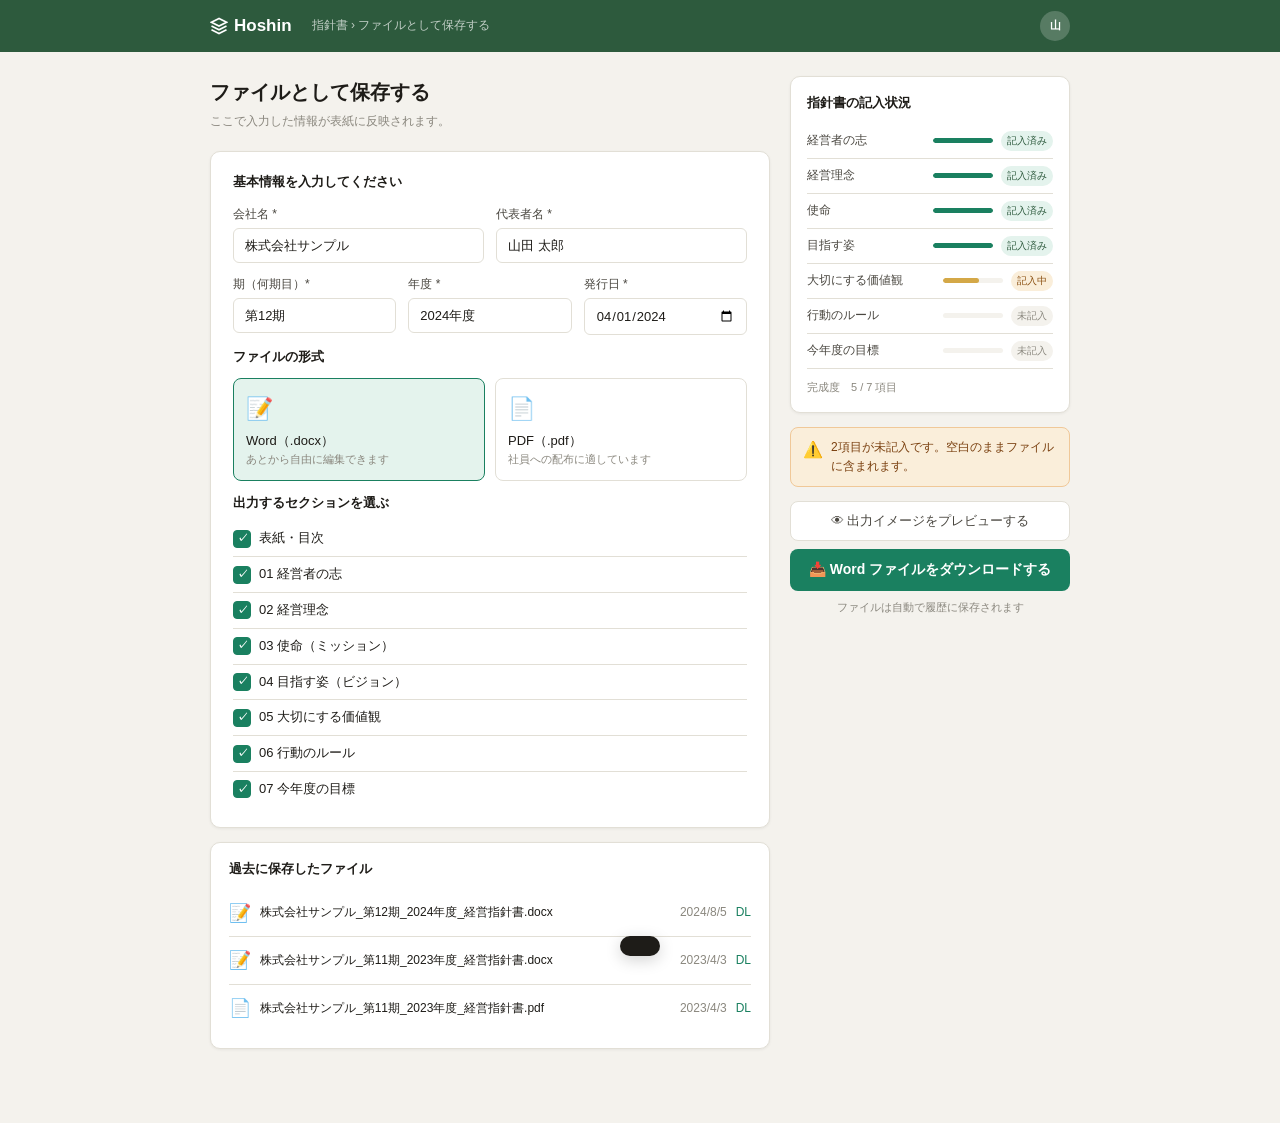
<file: 06_owner_export.html>
<!DOCTYPE html><html lang="ja"><head><meta charset="UTF-8"><meta name="viewport" content="width=device-width,initial-scale=1.0"><title>Hoshin — 指針書出力</title>
<style>:root{--ink:#1e1c18;--ink-2:#4a4740;--ink-3:#8a877e;--bg:#f4f2ed;--surface:#fff;--border:#e2dfd6;--owner:#2d5a3d;--owner-md:#1a8060;--owner-lt:#e4f3ed;--red:#b83232;--red-lt:#fdeaea;--warn-lt:#faeeda;--radius:10px;--shadow:0 1px 3px rgba(0,0,0,.06)}*,*::before,*::after{box-sizing:border-box;margin:0;padding:0}body{font-family:'Hiragino Sans','Hiragino Kaku Gothic ProN','Noto Sans JP',sans-serif;background:var(--bg);color:var(--ink);font-size:15px;line-height:1.6}
.nav{background:var(--owner);position:sticky;top:0;z-index:100}.nav-inner{max-width:900px;margin:0 auto;padding:0 20px;height:52px;display:flex;align-items:center;gap:8px}.nav-logo{font-size:17px;font-weight:700;color:#fff;display:flex;align-items:center;gap:6px;margin-right:12px}.nav-right{margin-left:auto}.nav-avatar{width:30px;height:30px;border-radius:50%;background:rgba(255,255,255,.2);color:#fff;font-size:11px;font-weight:600;display:flex;align-items:center;justify-content:center;cursor:pointer}
.page{max-width:900px;margin:0 auto;padding:24px 20px 60px;display:grid;grid-template-columns:1fr 280px;gap:20px}
.card{background:var(--surface);border:1px solid var(--border);border-radius:var(--radius);box-shadow:var(--shadow);padding:20px 22px;margin-bottom:14px}
h1{font-size:20px;font-weight:700;margin-bottom:4px}.sub{font-size:12px;color:var(--ink-3);margin-bottom:20px}
.field-row{display:grid;grid-template-columns:1fr 1fr;gap:12px;margin-bottom:12px}
.field3{display:grid;grid-template-columns:1fr 1fr 1fr;gap:12px;margin-bottom:12px}
label{display:block;font-size:12px;font-weight:500;color:var(--ink-2);margin-bottom:4px}
input,select{width:100%;border:1.5px solid var(--border);border-radius:6px;padding:9px 11px;font-size:13px;font-family:inherit;color:var(--ink);background:var(--surface);transition:border-color .15s}
input:focus,select:focus{outline:none;border-color:var(--owner-md);box-shadow:0 0 0 2px var(--owner-lt)}
.format-grid{display:grid;grid-template-columns:1fr 1fr;gap:10px;margin-bottom:12px}
.format-btn{border:1.5px solid var(--border);border-radius:8px;padding:12px;cursor:pointer;transition:border-color .15s;background:var(--surface)}
.format-btn.active{border-color:var(--owner-md);background:var(--owner-lt)}
.format-icon{font-size:22px;margin-bottom:5px}
.format-label{font-size:13px;font-weight:500}
.format-desc{font-size:11px;color:var(--ink-3);line-height:1.4}
.section-check{display:flex;align-items:center;gap:8px;padding:7px 0;border-bottom:1px solid var(--border);font-size:13px;cursor:pointer}
.section-check:last-child{border-bottom:none}
.chk{width:18px;height:18px;border-radius:4px;border:1.5px solid var(--border);background:var(--surface);display:flex;align-items:center;justify-content:center;flex-shrink:0;transition:all .15s}
.chk.on{border-color:var(--owner-md);background:var(--owner-md)}.chk.on::after{content:'✓';color:#fff;font-size:11px;font-weight:700}
.step-list{display:flex;flex-direction:column;gap:7px;margin-bottom:14px}
.step-item{display:flex;align-items:flex-start;gap:8px;font-size:12px;color:var(--ink-2);line-height:1.6}
.step-num{width:18px;height:18px;border-radius:50%;background:var(--owner-lt);color:var(--owner);font-size:10px;font-weight:700;display:flex;align-items:center;justify-content:center;flex-shrink:0;margin-top:1px}
.progress-card{background:var(--surface);border:1px solid var(--border);border-radius:var(--radius);box-shadow:var(--shadow);padding:16px;margin-bottom:14px}
.progress-row{display:flex;align-items:center;gap:8px;padding:7px 0;border-bottom:1px solid var(--border);font-size:12px}
.progress-row:last-child{border-bottom:none}
.progress-name{flex:1;color:var(--ink-2)}
.progress-bar-wrap{width:60px;height:5px;background:var(--bg);border-radius:3px;overflow:hidden}
.progress-bar{height:100%;border-radius:3px}
.progress-badge{font-size:10px;padding:2px 6px;border-radius:20px;font-weight:500}
.pb-done{background:var(--owner-lt);color:var(--owner)}
.pb-doing{background:var(--warn-lt);color:#8a4f10}
.pb-empty{background:var(--bg);color:var(--ink-3)}
.warn-box{background:var(--warn-lt);border:1px solid #f0c898;border-radius:8px;padding:10px 12px;display:flex;gap:8px;font-size:12px;color:#7a4010;margin-bottom:14px;line-height:1.55}
.dl-btn{width:100%;padding:12px;border-radius:8px;background:var(--owner-md);border:none;color:#fff;font-size:14px;font-weight:700;cursor:pointer;font-family:inherit;display:flex;align-items:center;justify-content:center;gap:7px;transition:background .15s;margin-bottom:8px}
.dl-btn:hover{background:#145a40}
.preview-btn{width:100%;padding:10px;border-radius:8px;background:var(--surface);border:1px solid var(--border);color:var(--ink-2);font-size:13px;cursor:pointer;font-family:inherit;display:flex;align-items:center;justify-content:center;gap:6px}
.history-row{display:flex;align-items:center;gap:9px;padding:9px 0;border-bottom:1px solid var(--border);font-size:12px}
.history-row:last-child{border-bottom:none}
.hist-icon{font-size:18px;flex-shrink:0}.hist-name{flex:1;font-weight:500;color:var(--ink)}.hist-date{color:var(--ink-3)}.hist-dl{color:var(--owner-md);cursor:pointer;font-weight:500}
.toast{position:fixed;bottom:24px;left:50%;transform:translateX(-50%) translateY(80px);background:var(--ink);color:#fff;font-size:13px;padding:10px 20px;border-radius:24px;box-shadow:0 4px 16px rgba(0,0,0,.18);transition:transform .3s;white-space:nowrap;pointer-events:none;z-index:999}.toast.show{transform:translateX(-50%) translateY(0)}
@media(max-width:700px){.page{grid-template-columns:1fr}.field-row,.field3,.format-grid{grid-template-columns:1fr}}
</style></head><body>
<nav class="nav"><div class="nav-inner"><div class="nav-logo"><svg width="18" height="18" viewBox="0 0 24 24" fill="none" stroke="currentColor" stroke-width="2.2"><path d="M12 2L2 7l10 5 10-5-10-5z"/><path d="M2 17l10 5 10-5"/><path d="M2 12l10 5 10-5"/></svg>Hoshin</div><span style="font-size:12px;color:rgba(255,255,255,.7)">指針書 › ファイルとして保存する</span><div class="nav-right"><div class="nav-avatar">山</div></div></div></nav>
<div class="page">
  <div>
    <h1>ファイルとして保存する</h1>
    <p class="sub">ここで入力した情報が表紙に反映されます。</p>
    <div class="card">
      <div style="font-size:13px;font-weight:600;margin-bottom:12px">基本情報を入力してください</div>
      <div class="field-row"><div><label>会社名 *</label><input type="text" value="株式会社サンプル"></div><div><label>代表者名 *</label><input type="text" value="山田 太郎"></div></div>
      <div class="field3"><div><label>期（何期目）*</label><input type="text" value="第12期"></div><div><label>年度 *</label><input type="text" value="2024年度"></div><div><label>発行日 *</label><input type="date" value="2024-04-01"></div></div>
      <div style="font-size:13px;font-weight:600;margin-bottom:10px;margin-top:4px">ファイルの形式</div>
      <div class="format-grid">
        <div class="format-btn active" onclick="selectFormat(this)"><div class="format-icon">📝</div><div class="format-label">Word（.docx）</div><div class="format-desc">あとから自由に編集できます</div></div>
        <div class="format-btn" onclick="selectFormat(this)"><div class="format-icon">📄</div><div class="format-label">PDF（.pdf）</div><div class="format-desc">社員への配布に適しています</div></div>
      </div>
      <div style="font-size:13px;font-weight:600;margin-bottom:8px">出力するセクションを選ぶ</div>
      <div id="section-checks">
        <div class="section-check" onclick="toggleChk(this)"><div class="chk on"></div>表紙・目次</div>
        <div class="section-check" onclick="toggleChk(this)"><div class="chk on"></div>01 経営者の志</div>
        <div class="section-check" onclick="toggleChk(this)"><div class="chk on"></div>02 経営理念</div>
        <div class="section-check" onclick="toggleChk(this)"><div class="chk on"></div>03 使命（ミッション）</div>
        <div class="section-check" onclick="toggleChk(this)"><div class="chk on"></div>04 目指す姿（ビジョン）</div>
        <div class="section-check" onclick="toggleChk(this)"><div class="chk on"></div>05 大切にする価値観</div>
        <div class="section-check" onclick="toggleChk(this)"><div class="chk on"></div>06 行動のルール</div>
        <div class="section-check" onclick="toggleChk(this)"><div class="chk on"></div>07 今年度の目標</div>
      </div>
    </div>
    <div class="card" style="padding:16px 18px">
      <div style="font-size:13px;font-weight:600;margin-bottom:10px">過去に保存したファイル</div>
      <div class="history-row"><span class="hist-icon">📝</span><div class="hist-name">株式会社サンプル_第12期_2024年度_経営指針書.docx</div><span class="hist-date">2024/8/5</span><span class="hist-dl" onclick="toast('ダウンロードします')">DL</span></div>
      <div class="history-row"><span class="hist-icon">📝</span><div class="hist-name">株式会社サンプル_第11期_2023年度_経営指針書.docx</div><span class="hist-date">2023/4/3</span><span class="hist-dl" onclick="toast('ダウンロードします')">DL</span></div>
      <div class="history-row"><span class="hist-icon">📄</span><div class="hist-name">株式会社サンプル_第11期_2023年度_経営指針書.pdf</div><span class="hist-date">2023/4/3</span><span class="hist-dl" onclick="toast('ダウンロードします')">DL</span></div>
    </div>
  </div>
  <div>
    <div class="progress-card">
      <div style="font-size:13px;font-weight:600;margin-bottom:10px">指針書の記入状況</div>
      <div class="progress-row"><span class="progress-name">経営者の志</span><div class="progress-bar-wrap"><div class="progress-bar" style="width:100%;background:var(--owner-md)"></div></div><span class="progress-badge pb-done">記入済み</span></div>
      <div class="progress-row"><span class="progress-name">経営理念</span><div class="progress-bar-wrap"><div class="progress-bar" style="width:100%;background:var(--owner-md)"></div></div><span class="progress-badge pb-done">記入済み</span></div>
      <div class="progress-row"><span class="progress-name">使命</span><div class="progress-bar-wrap"><div class="progress-bar" style="width:100%;background:var(--owner-md)"></div></div><span class="progress-badge pb-done">記入済み</span></div>
      <div class="progress-row"><span class="progress-name">目指す姿</span><div class="progress-bar-wrap"><div class="progress-bar" style="width:100%;background:var(--owner-md)"></div></div><span class="progress-badge pb-done">記入済み</span></div>
      <div class="progress-row"><span class="progress-name">大切にする価値観</span><div class="progress-bar-wrap"><div class="progress-bar" style="width:60%;background:#d4a847"></div></div><span class="progress-badge pb-doing">記入中</span></div>
      <div class="progress-row"><span class="progress-name">行動のルール</span><div class="progress-bar-wrap"><div class="progress-bar" style="width:0%;background:var(--bg)"></div></div><span class="progress-badge pb-empty">未記入</span></div>
      <div class="progress-row"><span class="progress-name">今年度の目標</span><div class="progress-bar-wrap"><div class="progress-bar" style="width:0%;background:var(--bg)"></div></div><span class="progress-badge pb-empty">未記入</span></div>
      <div style="margin-top:10px;font-size:11px;color:var(--ink-3)">完成度　5 / 7 項目</div>
    </div>
    <div class="warn-box"><span style="font-size:16px;flex-shrink:0">⚠️</span>2項目が未記入です。空白のままファイルに含まれます。</div>
    <button class="preview-btn" onclick="toast('プレビューを表示します')">👁 出力イメージをプレビューする</button>
    <div style="height:8px"></div>
    <button class="dl-btn" onclick="doDownload()">📥 Word ファイルをダウンロードする</button>
    <div style="font-size:11px;color:var(--ink-3);text-align:center">ファイルは自動で履歴に保存されます</div>
  </div>
</div>
<div class="toast" id="t"></div>
<script>
let tt;function toast(m){const e=document.getElementById('t');e.textContent=m;e.classList.add('show');clearTimeout(tt);tt=setTimeout(()=>e.classList.remove('show'),2200)}
function selectFormat(el){document.querySelectorAll('.format-btn').forEach(b=>b.classList.remove('active'));el.classList.add('active')}
function toggleChk(el){el.querySelector('.chk').classList.toggle('on')}
function doDownload(){const btn=document.querySelector('.dl-btn');btn.innerHTML='<div style="width:16px;height:16px;border-radius:50%;border:2.5px solid rgba(255,255,255,.4);border-top-color:#fff;animation:spin .7s linear infinite;flex-shrink:0"></div> 作成しています...';btn.disabled=true;setTimeout(()=>{btn.innerHTML='📥 Word ファイルをダウンロードする';btn.disabled=false;toast('ダウンロードしました ✓')},2000)}
const style=document.createElement('style');style.textContent='@keyframes spin{to{transform:rotate(360deg)}}';document.head.appendChild(style)
</script>
</body></html>
</file>
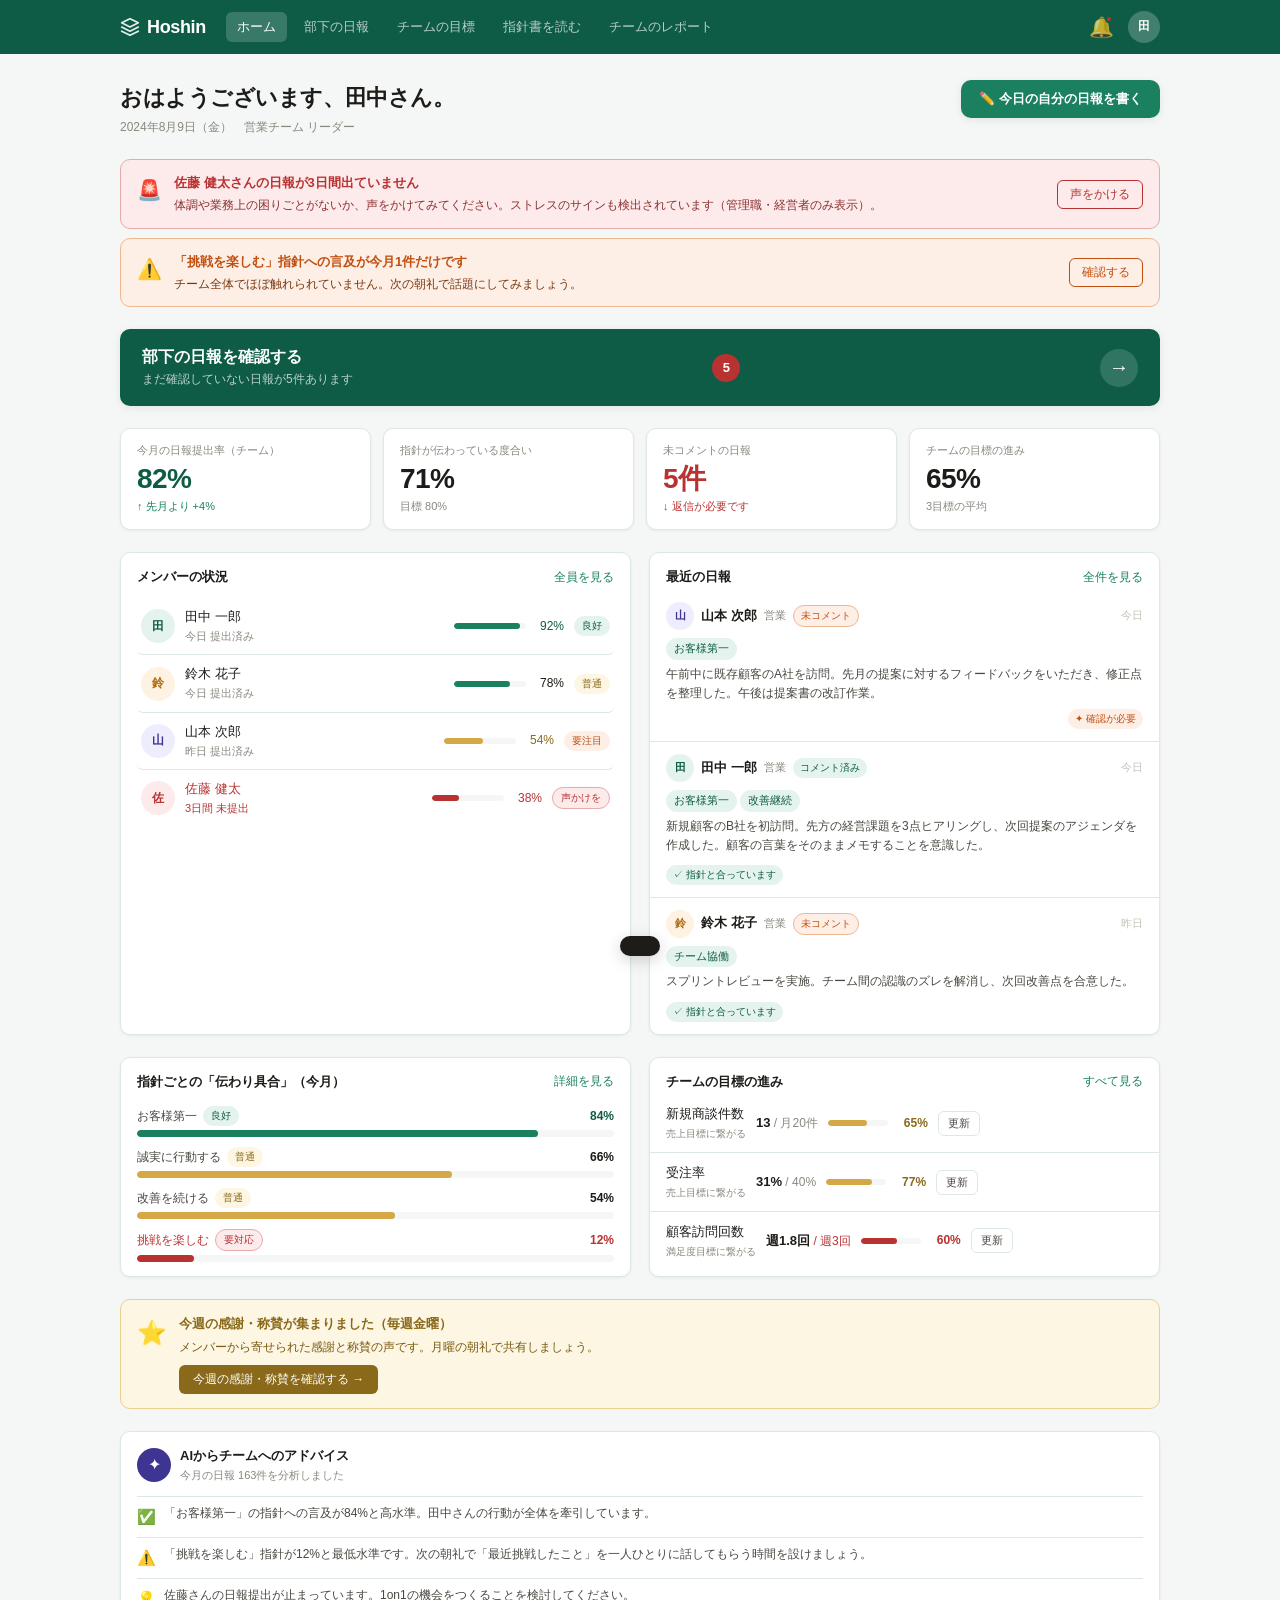
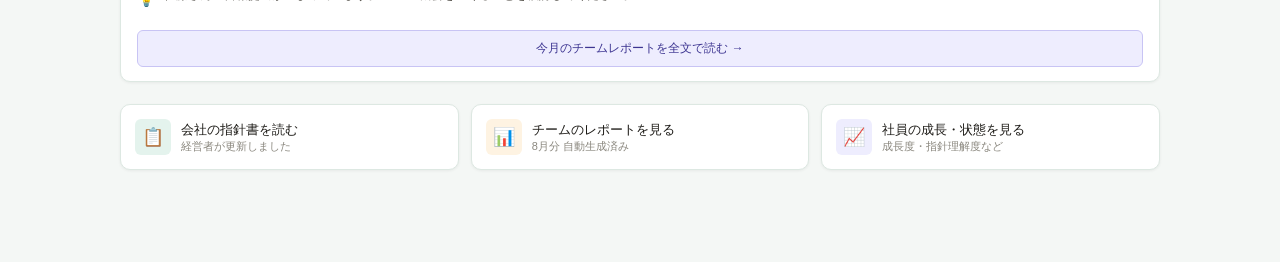
<file: 07_manager_home.html>
<!DOCTYPE html>
<html lang="ja">
<head>
<meta charset="UTF-8">
<meta name="viewport" content="width=device-width, initial-scale=1.0">
<title>Hoshin — 管理職ホーム</title>
<style>
:root {
  --ink:        #1e1c18;
  --ink-2:      #4a4740;
  --ink-3:      #8a877e;
  --ink-4:      #c4c1b8;
  --bg:         #f4f7f5;
  --surface:    #ffffff;
  --border:     #dde8e2;
  --teal:       #0e5c46;
  --teal-md:    #1a8060;
  --teal-lt:    #e4f3ed;
  --teal-btn:   #0d5240;
  --amber:      #b06a10;
  --amber-lt:   #fef3e2;
  --red:        #b83232;
  --red-lt:     #fdeaea;
  --orange:     #c05010;
  --orange-lt:  #fdeee6;
  --purple:     #3d3591;
  --purple-lt:  #eeedfe;
  --gold:       #8a6a1a;
  --gold-lt:    #fdf6e3;
  --radius:     10px;
  --radius-sm:  6px;
  --shadow:     0 1px 3px rgba(0,0,0,.06);
  --shadow-md:  0 2px 8px rgba(0,0,0,.08);
}
*,*::before,*::after{box-sizing:border-box;margin:0;padding:0}
body{
  font-family:'Hiragino Sans','Hiragino Kaku Gothic ProN','Noto Sans JP',sans-serif;
  background:var(--bg);
  color:var(--ink);
  font-size:15px;
  line-height:1.6;
  min-height:100vh;
}

/* ── ナビ ── */
.nav{
  background:var(--teal);
  position:sticky;top:0;z-index:100;
}
.nav-inner{
  max-width:1080px;margin:0 auto;
  padding:0 20px;height:54px;
  display:flex;align-items:center;gap:6px;
}
.nav-logo{
  font-size:18px;font-weight:700;
  letter-spacing:-.02em;color:#fff;
  display:flex;align-items:center;gap:7px;
  margin-right:14px;
}
.nav-logo svg{width:20px;height:20px;opacity:.9}
.nav-link{
  padding:5px 11px;border-radius:var(--radius-sm);
  font-size:13px;color:rgba(255,255,255,.7);
  cursor:pointer;transition:background .15s;white-space:nowrap;
}
.nav-link:hover{background:rgba(255,255,255,.12)}
.nav-link.active{background:rgba(255,255,255,.18);color:#fff;font-weight:500}
.nav-right{display:flex;align-items:center;gap:10px;margin-left:auto}
.nav-bell{
  position:relative;cursor:pointer;
  color:rgba(255,255,255,.75);font-size:20px;
  width:34px;height:34px;
  display:flex;align-items:center;justify-content:center;
  border-radius:var(--radius-sm);transition:background .15s;
}
.nav-bell:hover{background:rgba(255,255,255,.12)}
.bell-dot{
  position:absolute;top:5px;right:5px;
  width:8px;height:8px;background:var(--red);
  border-radius:50%;border:2px solid var(--teal);
}
.nav-avatar{
  width:32px;height:32px;border-radius:50%;
  background:rgba(255,255,255,.22);color:#fff;
  font-size:12px;font-weight:600;
  display:flex;align-items:center;justify-content:center;
  cursor:pointer;transition:background .15s;
}
.nav-avatar:hover{background:rgba(255,255,255,.32)}
.hamburger{
  display:none;flex-direction:column;gap:4px;
  cursor:pointer;padding:8px;
}
.hamburger span{
  display:block;width:20px;height:2px;
  background:rgba(255,255,255,.8);border-radius:2px;
}

/* ── ページ ── */
.page{max-width:1080px;margin:0 auto;padding:26px 20px 70px}

/* ── ヘッダー ── */
.page-header{
  display:flex;align-items:flex-start;
  justify-content:space-between;gap:16px;
  margin-bottom:22px;
}
.page-header-left h1{
  font-size:22px;font-weight:700;
  letter-spacing:-.02em;margin-bottom:3px;
}
.page-header-left p{font-size:12px;color:var(--ink-3)}
.quick-write{
  display:flex;align-items:center;gap:7px;
  background:var(--teal-md);color:#fff;
  border:none;border-radius:var(--radius);
  padding:10px 18px;font-size:13px;font-weight:600;
  cursor:pointer;font-family:inherit;
  transition:background .15s;white-space:nowrap;
  box-shadow:var(--shadow-md);
}
.quick-write:hover{background:var(--teal-btn)}

/* ── アラート ── */
.alert-list{display:flex;flex-direction:column;gap:9px;margin-bottom:22px}
.alert{
  border-radius:var(--radius);padding:13px 16px;
  display:flex;gap:12px;align-items:flex-start;
  cursor:pointer;transition:opacity .15s;
}
.alert:hover{opacity:.9}
.alert-urgent{
  background:var(--red-lt);
  border:1.5px solid #e5aaaa;
}
.alert-warn{
  background:var(--orange-lt);
  border:1px solid #f0b890;
}
.alert-icon{font-size:20px;flex-shrink:0;margin-top:1px}
.alert-body{flex:1;min-width:0}
.alert-title{font-size:13px;font-weight:600;margin-bottom:2px}
.alert-urgent .alert-title{color:var(--red)}
.alert-warn .alert-title{color:var(--orange)}
.alert-desc{font-size:12px;line-height:1.55}
.alert-urgent .alert-desc{color:#8a3232}
.alert-warn .alert-desc{color:#7a3810}
.alert-btn{
  flex-shrink:0;align-self:center;
  font-size:12px;font-weight:500;
  padding:5px 12px;border-radius:var(--radius-sm);
  border:1.5px solid currentColor;
  background:none;cursor:pointer;
  font-family:inherit;transition:background .15s;
  white-space:nowrap;
}
.alert-urgent .alert-btn{color:var(--red)}
.alert-urgent .alert-btn:hover{background:#f7d4d4}
.alert-warn .alert-btn{color:var(--orange)}
.alert-warn .alert-btn:hover{background:#f7ddd0}

/* ── メインCTA ── */
.main-cta{
  background:var(--teal);
  border-radius:var(--radius);
  padding:18px 22px;
  display:flex;align-items:center;
  justify-content:space-between;gap:16px;
  cursor:pointer;transition:background .15s;
  margin-bottom:22px;border:none;width:100%;
  text-align:left;box-shadow:var(--shadow-md);
}
.main-cta:hover{background:var(--teal-btn)}
.main-cta h2{font-size:16px;font-weight:700;color:#fff;margin-bottom:3px}
.main-cta p{font-size:12px;color:rgba(255,255,255,.72)}
.cta-badge{
  background:var(--red);color:#fff;
  font-size:13px;font-weight:700;
  width:28px;height:28px;border-radius:50%;
  display:flex;align-items:center;justify-content:center;
  flex-shrink:0;
}
.cta-arrow{
  width:38px;height:38px;border-radius:50%;
  background:rgba(255,255,255,.15);
  display:flex;align-items:center;justify-content:center;
  color:#fff;font-size:20px;flex-shrink:0;
}

/* ── KPIグリッド ── */
.kpi-grid{
  display:grid;
  grid-template-columns:repeat(4,1fr);
  gap:12px;margin-bottom:22px;
}
.kpi-card{
  background:var(--surface);
  border:1px solid var(--border);
  border-radius:var(--radius);
  padding:14px 16px;
  box-shadow:var(--shadow);
  cursor:pointer;
  transition:border-color .15s,box-shadow .15s;
}
.kpi-card:hover{
  border-color:var(--teal-md);
  box-shadow:0 0 0 2px var(--teal-lt);
}
.kpi-label{font-size:11px;color:var(--ink-3);margin-bottom:6px;line-height:1.4}
.kpi-val{
  font-size:28px;font-weight:700;
  letter-spacing:-.02em;line-height:1;margin-bottom:5px;
}
.kpi-sub{font-size:11px;display:flex;align-items:center;gap:3px}
.up{color:var(--teal-md)}
.down{color:var(--red)}
.neutral{color:var(--ink-3)}

/* ── 2カラム ── */
.two-col{
  display:grid;grid-template-columns:1fr 1fr;
  gap:18px;margin-bottom:22px;
}

/* ── カード ── */
.card{
  background:var(--surface);
  border:1px solid var(--border);
  border-radius:var(--radius);
  box-shadow:var(--shadow);
  overflow:hidden;
}
.card-head{
  padding:14px 16px 0;
  display:flex;align-items:center;justify-content:space-between;
  margin-bottom:2px;
}
.card-title{font-size:13px;font-weight:600;color:var(--ink)}
.card-link{
  font-size:12px;color:var(--teal-md);
  cursor:pointer;text-decoration:none;
}
.card-link:hover{text-decoration:underline}

/* ── メンバーリスト ── */
.member-list{padding:8px 16px 14px}
.member-row{
  display:flex;align-items:center;gap:10px;
  padding:9px 0;
  border-bottom:1px solid var(--border);
  cursor:pointer;transition:background .12s;
  border-radius:var(--radius-sm);
  padding-left:4px;padding-right:4px;
}
.member-row:last-child{border-bottom:none}
.member-row:hover{background:var(--bg)}
.avatar{
  width:34px;height:34px;border-radius:50%;
  display:flex;align-items:center;justify-content:center;
  font-size:12px;font-weight:600;flex-shrink:0;
}
.av-teal  {background:var(--teal-lt);color:var(--teal)}
.av-amber {background:var(--amber-lt);color:var(--amber)}
.av-purple{background:var(--purple-lt);color:var(--purple)}
.av-red   {background:var(--red-lt);color:var(--red)}
.member-info{flex:1;min-width:0}
.member-name{font-size:13px;font-weight:500;color:var(--ink)}
.member-sub{font-size:11px;color:var(--ink-3)}
.member-sub.warn{color:var(--red);font-weight:500}
.bar-wrap{
  width:72px;height:6px;
  background:var(--bg);border-radius:3px;
  overflow:hidden;flex-shrink:0;
}
.bar-fill{height:100%;border-radius:3px;transition:width .4s cubic-bezier(.4,0,.2,1)}
.bar-green{background:var(--teal-md)}
.bar-yellow{background:#d4a847}
.bar-red{background:var(--red)}
.member-pct{font-size:12px;min-width:28px;text-align:right;flex-shrink:0}
.badge{
  display:inline-flex;align-items:center;
  font-size:10px;padding:2px 8px;border-radius:20px;
  font-weight:500;flex-shrink:0;
}
.badge-good   {background:var(--teal-lt);color:var(--teal)}
.badge-mid    {background:var(--gold-lt);color:var(--gold)}
.badge-warn   {background:var(--orange-lt);color:var(--orange)}
.badge-danger {background:var(--red-lt);color:var(--red);border:1px solid #e5aaaa}

/* ── 日報フィード ── */
.report-list{}
.report-item{
  padding:12px 16px;
  border-bottom:1px solid var(--border);
  cursor:pointer;transition:background .12s;
}
.report-item:last-child{border-bottom:none}
.report-item:hover{background:var(--bg)}
.report-top{
  display:flex;align-items:center;gap:7px;
  flex-wrap:wrap;margin-bottom:5px;
}
.r-name{font-size:13px;font-weight:600}
.r-dept{font-size:11px;color:var(--ink-3)}
.r-date{font-size:11px;color:var(--ink-4);margin-left:auto}
.r-tag{
  display:inline-flex;font-size:11px;padding:2px 8px;
  border-radius:20px;background:var(--teal-lt);color:var(--teal);
  font-weight:500;margin-right:3px;
}
.r-body{
  font-size:12px;color:var(--ink-2);line-height:1.6;
  overflow:hidden;display:-webkit-box;
  -webkit-line-clamp:2;-webkit-box-orient:vertical;
}
.ai-chip{
  display:inline-flex;align-items:center;gap:3px;
  font-size:10px;padding:2px 7px;border-radius:20px;
  font-weight:500;margin-left:auto;flex-shrink:0;
}
.ai-ok  {background:var(--teal-lt);color:var(--teal)}
.ai-chk {background:var(--orange-lt);color:var(--orange)}
.ai-ng  {background:var(--red-lt);color:var(--red)}
.comment-chip{
  display:inline-flex;align-items:center;gap:3px;
  font-size:10px;padding:2px 7px;border-radius:20px;
  font-weight:500;
}
.comment-needed{background:var(--orange-lt);color:var(--orange);border:1px solid #f0b890}
.comment-done  {background:var(--teal-lt);color:var(--teal)}

/* ── 指針バー ── */
.policy-list{padding:12px 16px 14px;display:flex;flex-direction:column;gap:10px}
.policy-meta{
  display:flex;justify-content:space-between;
  align-items:center;margin-bottom:4px;
}
.policy-name{font-size:12px;color:var(--ink-2);display:flex;align-items:center;gap:6px}
.policy-pct{font-size:12px;font-weight:600}
.policy-bar-wrap{height:7px;background:var(--bg);border-radius:4px;overflow:hidden}
.policy-bar{height:100%;border-radius:4px;transition:width .4s cubic-bezier(.4,0,.2,1)}
.p-high  {background:var(--teal-md)}
.p-mid   {background:#d4a847}
.p-low   {background:var(--red)}

/* ── 目標リスト ── */
.goal-list{}
.goal-item{
  display:flex;align-items:center;gap:10px;
  padding:10px 16px;
  border-bottom:1px solid var(--border);
  cursor:pointer;transition:background .12s;
}
.goal-item:last-child{border-bottom:none}
.goal-item:hover{background:var(--bg)}
.goal-name{font-size:13px;color:var(--ink);flex:1;min-width:0}
.goal-sub{font-size:10px;color:var(--ink-3);margin-top:1px}
.goal-num{font-size:12px;color:var(--ink-3);white-space:nowrap;flex-shrink:0}
.goal-num strong{color:var(--ink);font-size:13px}
.goal-bar-wrap{width:60px;height:6px;background:var(--bg);border-radius:3px;overflow:hidden;flex-shrink:0}
.goal-bar{height:100%;border-radius:3px}
.goal-pct{font-size:12px;font-weight:600;min-width:30px;text-align:right;flex-shrink:0}
.update-btn{
  font-size:11px;padding:4px 9px;
  border-radius:var(--radius-sm);
  border:1px solid var(--border);
  background:var(--surface);cursor:pointer;
  color:var(--ink-2);font-family:inherit;
  transition:border-color .15s;
  white-space:nowrap;
}
.update-btn:hover{border-color:var(--teal-md);color:var(--teal)}

/* ── AIサマリー ── */
.ai-summary{padding:14px 16px}
.ai-head{display:flex;align-items:center;gap:9px;margin-bottom:12px}
.ai-orb{
  width:34px;height:34px;border-radius:50%;
  background:var(--purple);color:#fff;
  display:flex;align-items:center;justify-content:center;
  font-size:16px;flex-shrink:0;
}
.ai-title{font-size:13px;font-weight:600;color:var(--ink)}
.ai-sub{font-size:11px;color:var(--ink-3)}
.ai-row{
  display:flex;gap:8px;
  font-size:12px;color:var(--ink-2);
  line-height:1.65;padding:7px 0;
  border-top:1px solid var(--border);
  align-items:flex-start;
}
.ai-row-icon{font-size:15px;flex-shrink:0;margin-top:1px}
.ai-cta{
  margin-top:12px;width:100%;
  padding:9px;border-radius:var(--radius-sm);
  background:var(--purple-lt);
  border:1px solid #c8c4f4;
  color:var(--purple);font-size:12px;font-weight:500;
  cursor:pointer;font-family:inherit;transition:background .15s;
}
.ai-cta:hover{background:#dddcfc}

/* ── 感謝・称賛 ── */
.praise-list{padding:10px 16px 14px;display:flex;flex-direction:column;gap:8px}
.praise-item{
  background:var(--bg);border-radius:var(--radius-sm);
  padding:10px 12px;
}
.praise-from{font-size:11px;color:var(--ink-3);margin-bottom:3px}
.praise-text{font-size:12px;color:var(--ink-2);line-height:1.6}
.praise-person{
  display:flex;align-items:center;gap:7px;
  margin-bottom:6px;
}
.praise-count{
  font-size:11px;font-weight:500;
  padding:2px 8px;border-radius:20px;
  margin-left:auto;
}
.pc-green{background:var(--teal-lt);color:var(--teal)}
.pc-amber{background:var(--amber-lt);color:var(--amber)}

/* ── 週末ボックス ── */
.friday-box{
  background:var(--gold-lt);
  border:1px solid #e8d090;
  border-radius:var(--radius);
  padding:14px 16px;
  margin-bottom:22px;
  display:flex;align-items:flex-start;gap:12px;
}
.friday-box-icon{font-size:24px;flex-shrink:0}
.friday-title{font-size:13px;font-weight:600;color:var(--gold);margin-bottom:3px}
.friday-desc{font-size:12px;color:#7a5a10;line-height:1.55}
.friday-btn{
  margin-top:8px;
  display:inline-flex;align-items:center;gap:5px;
  font-size:12px;font-weight:500;
  padding:6px 14px;border-radius:var(--radius-sm);
  background:var(--gold);color:#fff;
  border:none;cursor:pointer;font-family:inherit;
  transition:opacity .15s;
}
.friday-btn:hover{opacity:.88}

/* ── クイックアクション ── */
.quick-actions{
  display:grid;grid-template-columns:repeat(3,1fr);
  gap:12px;margin-bottom:22px;
}
.qa-btn{
  background:var(--surface);
  border:1px solid var(--border);
  border-radius:var(--radius);
  padding:14px;
  display:flex;align-items:center;gap:10px;
  cursor:pointer;transition:border-color .15s,box-shadow .15s;
  box-shadow:var(--shadow);
  text-align:left;
}
.qa-btn:hover{
  border-color:var(--teal-md);
  box-shadow:0 0 0 2px var(--teal-lt);
}
.qa-icon{
  width:36px;height:36px;border-radius:var(--radius-sm);
  display:flex;align-items:center;justify-content:center;
  font-size:18px;flex-shrink:0;
}
.qi-teal  {background:var(--teal-lt)}
.qi-amber {background:var(--amber-lt)}
.qi-purple{background:var(--purple-lt)}
.qa-label{font-size:13px;font-weight:500;color:var(--ink)}
.qa-sub{font-size:11px;color:var(--ink-3)}

/* ── トースト ── */
.toast{
  position:fixed;bottom:24px;left:50%;
  transform:translateX(-50%) translateY(80px);
  background:var(--ink);color:#fff;
  font-size:13px;padding:10px 20px;
  border-radius:24px;
  box-shadow:0 4px 16px rgba(0,0,0,.18);
  transition:transform .3s cubic-bezier(.4,0,.2,1);
  white-space:nowrap;pointer-events:none;z-index:999;
}
.toast.show{transform:translateX(-50%) translateY(0)}

/* ── 詳細モーダル ── */
.modal-overlay{
  display:none;position:fixed;inset:0;
  background:rgba(14,28,22,.55);z-index:200;
  align-items:center;justify-content:center;
  padding:20px;
}
.modal-overlay.show{display:flex}
.modal{
  background:var(--surface);
  border-radius:14px;
  width:100%;max-width:520px;
  max-height:90vh;overflow-y:auto;
  box-shadow:0 8px 40px rgba(0,0,0,.2);
}
.modal-head{
  padding:18px 20px 0;
  display:flex;align-items:center;justify-content:space-between;
}
.modal-title{font-size:16px;font-weight:700}
.modal-close{
  background:none;border:none;
  font-size:22px;color:var(--ink-3);
  cursor:pointer;padding:4px;
  border-radius:var(--radius-sm);
  line-height:1;transition:background .15s;
}
.modal-close:hover{background:var(--bg)}
.modal-body{padding:14px 20px 20px}
.modal-field{margin-bottom:12px}
.modal-label{font-size:12px;font-weight:500;color:var(--ink-3);margin-bottom:5px}
.modal-text{
  font-size:13px;color:var(--ink-2);
  line-height:1.75;
  background:var(--bg);border-radius:var(--radius-sm);
  padding:10px 12px;
}
.comment-area{
  width:100%;min-height:100px;
  border:1.5px solid var(--border);
  border-radius:var(--radius-sm);padding:10px 12px;
  font-size:13px;font-family:inherit;
  color:var(--ink);background:var(--surface);
  resize:vertical;transition:border-color .15s;
  line-height:1.6;
}
.comment-area:focus{outline:none;border-color:var(--teal-md);box-shadow:0 0 0 2px var(--teal-lt)}
.comment-area::placeholder{color:var(--ink-4)}
.quick-comments{display:flex;flex-wrap:wrap;gap:6px;margin-bottom:12px}
.qc-btn{
  font-size:11px;padding:5px 10px;
  border-radius:var(--radius-sm);
  border:1px solid var(--border);
  background:var(--surface);cursor:pointer;
  color:var(--ink-2);font-family:inherit;
  transition:border-color .15s;
}
.qc-btn:hover{border-color:var(--teal-md);color:var(--teal)}
.send-btn{
  width:100%;padding:12px;
  border-radius:var(--radius-sm);
  background:var(--teal-md);border:none;
  color:#fff;font-size:14px;font-weight:600;
  cursor:pointer;font-family:inherit;
  display:flex;align-items:center;justify-content:center;gap:7px;
  transition:background .15s;
}
.send-btn:hover{background:var(--teal-btn)}
.ai-hint{
  background:var(--orange-lt);border:1px solid #f0b890;
  border-radius:var(--radius-sm);padding:9px 12px;
  font-size:12px;color:var(--orange);
  margin-bottom:12px;line-height:1.6;
}

/* ── モバイルナビ ── */
.mobile-nav{
  display:none;
  position:fixed;bottom:0;left:0;right:0;
  background:var(--surface);border-top:1px solid var(--border);
  padding:6px 0 max(6px,env(safe-area-inset-bottom));
  z-index:100;
}
.mobile-nav-inner{display:flex;justify-content:space-around}
.mnav-btn{
  display:flex;flex-direction:column;align-items:center;
  gap:2px;padding:4px 10px;
  border:none;background:none;cursor:pointer;
  color:var(--ink-3);font-size:10px;font-family:inherit;
  border-radius:var(--radius-sm);transition:color .15s;
}
.mnav-btn.active{color:var(--teal)}
.mnav-btn svg{width:22px;height:22px}

/* ── レスポンシブ ── */
@media(max-width:900px){
  .kpi-grid{grid-template-columns:repeat(2,1fr)}
  .two-col{grid-template-columns:1fr}
  .quick-actions{grid-template-columns:1fr 1fr}
}
@media(max-width:600px){
  .nav-link{display:none}
  .hamburger{display:flex}
  .page{padding:16px 16px 80px}
  .kpi-grid{grid-template-columns:repeat(2,1fr);gap:8px}
  .kpi-val{font-size:24px}
  .quick-actions{grid-template-columns:1fr}
  .mobile-nav{display:block}
  .alert{flex-direction:column;gap:8px}
  .alert-btn{align-self:flex-start}
  .page-header{flex-direction:column;gap:10px}
  .quick-write{width:100%;justify-content:center}
}
</style>
</head>
<body>

<!-- ナビ -->
<nav class="nav">
  <div class="nav-inner">
    <div class="nav-logo">
      <svg viewBox="0 0 24 24" fill="none" stroke="currentColor" stroke-width="2" stroke-linecap="round" stroke-linejoin="round">
        <path d="M12 2L2 7l10 5 10-5-10-5z"/><path d="M2 17l10 5 10-5"/><path d="M2 12l10 5 10-5"/>
      </svg>
      Hoshin
    </div>
    <div class="nav-link active">ホーム</div>
    <div class="nav-link" onclick="toast('部下の日報ページへ')">部下の日報</div>
    <div class="nav-link" onclick="toast('チームの目標ページへ')">チームの目標</div>
    <div class="nav-link" onclick="toast('指針書ページへ')">指針書を読む</div>
    <div class="nav-link" onclick="toast('レポートページへ')">チームのレポート</div>
    <div class="nav-right">
      <div class="nav-bell" onclick="toast('通知を確認します')">
        🔔<div class="bell-dot"></div>
      </div>
      <div class="nav-avatar" onclick="toast('プロフィール設定')">田</div>
    </div>
    <div class="hamburger" onclick="toast('メニューを開きます')">
      <span></span><span></span><span></span>
    </div>
  </div>
</nav>

<main class="page">

  <!-- ヘッダー -->
  <div class="page-header">
    <div class="page-header-left">
      <h1>おはようございます、田中さん。</h1>
      <p>2024年8月9日（金）　営業チーム リーダー</p>
    </div>
    <button class="quick-write" onclick="toast('自分の日報を書く画面へ')">
      ✏️ 今日の自分の日報を書く
    </button>
  </div>

  <!-- アラート -->
  <div class="alert-list">
    <div class="alert alert-urgent" onclick="openModal('sato')">
      <div class="alert-icon">🚨</div>
      <div class="alert-body">
        <div class="alert-title">佐藤 健太さんの日報が3日間出ていません</div>
        <div class="alert-desc">体調や業務上の困りごとがないか、声をかけてみてください。ストレスのサインも検出されています（管理職・経営者のみ表示）。</div>
      </div>
      <button class="alert-btn" onclick="event.stopPropagation();toast('佐藤さんへのメッセージ画面へ')">声をかける</button>
    </div>
    <div class="alert alert-warn" onclick="toast('指針の詳細を確認します')">
      <div class="alert-icon">⚠️</div>
      <div class="alert-body">
        <div class="alert-title">「挑戦を楽しむ」指針への言及が今月1件だけです</div>
        <div class="alert-desc">チーム全体でほぼ触れられていません。次の朝礼で話題にしてみましょう。</div>
      </div>
      <button class="alert-btn" onclick="event.stopPropagation();toast('指針の状況を詳しく見ます')">確認する</button>
    </div>
  </div>

  <!-- メインCTA -->
  <button class="main-cta" onclick="toast('未確認の日報一覧へ移動します')">
    <div>
      <h2>部下の日報を確認する</h2>
      <p>まだ確認していない日報が5件あります</p>
    </div>
    <div class="cta-badge">5</div>
    <div class="cta-arrow">→</div>
  </button>

  <!-- KPI -->
  <div class="kpi-grid">
    <div class="kpi-card" onclick="toast('日報提出率の詳細を表示')">
      <div class="kpi-label">今月の日報提出率（チーム）</div>
      <div class="kpi-val" style="color:var(--teal)">82%</div>
      <div class="kpi-sub up">↑ 先月より +4%</div>
    </div>
    <div class="kpi-card" onclick="toast('指針の伝わり具合を詳しく見る')">
      <div class="kpi-label">指針が伝わっている度合い</div>
      <div class="kpi-val">71%</div>
      <div class="kpi-sub neutral">目標 80%</div>
    </div>
    <div class="kpi-card" onclick="toast('未コメントの日報一覧へ')">
      <div class="kpi-label">未コメントの日報</div>
      <div class="kpi-val" style="color:var(--red)">5件</div>
      <div class="kpi-sub down">↓ 返信が必要です</div>
    </div>
    <div class="kpi-card" onclick="toast('チームの目標詳細へ')">
      <div class="kpi-label">チームの目標の進み</div>
      <div class="kpi-val">65%</div>
      <div class="kpi-sub neutral">3目標の平均</div>
    </div>
  </div>

  <!-- メンバー状況 + 日報フィード -->
  <div class="two-col">

    <!-- 左：メンバー -->
    <div class="card">
      <div class="card-head">
        <span class="card-title">メンバーの状況</span>
        <a class="card-link" onclick="toast('全メンバーの詳細を表示')">全員を見る</a>
      </div>
      <div class="member-list">
        <div class="member-row" onclick="toast('田中一郎さんの詳細へ')">
          <div class="avatar av-teal">田</div>
          <div class="member-info">
            <div class="member-name">田中 一郎</div>
            <div class="member-sub">今日 提出済み</div>
          </div>
          <div class="bar-wrap"><div class="bar-fill bar-green" style="width:92%"></div></div>
          <div class="member-pct" style="color:var(--teal)">92%</div>
          <span class="badge badge-good">良好</span>
        </div>
        <div class="member-row" onclick="toast('鈴木花子さんの詳細へ')">
          <div class="avatar av-amber">鈴</div>
          <div class="member-info">
            <div class="member-name">鈴木 花子</div>
            <div class="member-sub">今日 提出済み</div>
          </div>
          <div class="bar-wrap"><div class="bar-fill bar-green" style="width:78%"></div></div>
          <div class="member-pct">78%</div>
          <span class="badge badge-mid">普通</span>
        </div>
        <div class="member-row" onclick="toast('山本次郎さんの詳細へ')">
          <div class="avatar av-purple">山</div>
          <div class="member-info">
            <div class="member-name">山本 次郎</div>
            <div class="member-sub">昨日 提出済み</div>
          </div>
          <div class="bar-wrap"><div class="bar-fill bar-yellow" style="width:54%"></div></div>
          <div class="member-pct" style="color:var(--gold)">54%</div>
          <span class="badge badge-warn">要注目</span>
        </div>
        <div class="member-row" onclick="openModal('sato')">
          <div class="avatar av-red">佐</div>
          <div class="member-info">
            <div class="member-name" style="color:var(--red)">佐藤 健太</div>
            <div class="member-sub warn">3日間 未提出</div>
          </div>
          <div class="bar-wrap"><div class="bar-fill bar-red" style="width:38%"></div></div>
          <div class="member-pct" style="color:var(--red)">38%</div>
          <span class="badge badge-danger">声かけを</span>
        </div>
      </div>
    </div>

    <!-- 右：日報フィード -->
    <div class="card">
      <div class="card-head">
        <span class="card-title">最近の日報</span>
        <a class="card-link" onclick="toast('日報一覧ページへ')">全件を見る</a>
      </div>
      <div class="report-list">
        <div class="report-item" onclick="openModal('report1')">
          <div class="report-top">
            <div class="avatar av-purple" style="width:28px;height:28px;font-size:11px">山</div>
            <span class="r-name">山本 次郎</span>
            <span class="r-dept">営業</span>
            <span class="comment-chip comment-needed">未コメント</span>
            <span class="r-date">今日</span>
          </div>
          <div style="margin-bottom:5px"><span class="r-tag">お客様第一</span></div>
          <div class="r-body">午前中に既存顧客のA社を訪問。先月の提案に対するフィードバックをいただき、修正点を整理した。午後は提案書の改訂作業。</div>
          <div style="margin-top:6px;display:flex;gap:6px;align-items:center">
            <span class="ai-chip ai-chk">✦ 確認が必要</span>
          </div>
        </div>
        <div class="report-item" onclick="openModal('report2')">
          <div class="report-top">
            <div class="avatar av-teal" style="width:28px;height:28px;font-size:11px">田</div>
            <span class="r-name">田中 一郎</span>
            <span class="r-dept">営業</span>
            <span class="comment-chip comment-done">コメント済み</span>
            <span class="r-date">今日</span>
          </div>
          <div style="margin-bottom:5px"><span class="r-tag">お客様第一</span><span class="r-tag">改善継続</span></div>
          <div class="r-body">新規顧客のB社を初訪問。先方の経営課題を3点ヒアリングし、次回提案のアジェンダを作成した。顧客の言葉をそのままメモすることを意識した。</div>
          <div style="margin-top:6px">
            <span class="ai-chip ai-ok">✓ 指針と合っています</span>
          </div>
        </div>
        <div class="report-item" onclick="openModal('report3')">
          <div class="report-top">
            <div class="avatar av-amber" style="width:28px;height:28px;font-size:11px">鈴</div>
            <span class="r-name">鈴木 花子</span>
            <span class="r-dept">営業</span>
            <span class="comment-chip comment-needed">未コメント</span>
            <span class="r-date">昨日</span>
          </div>
          <div style="margin-bottom:5px"><span class="r-tag">チーム協働</span></div>
          <div class="r-body">スプリントレビューを実施。チーム間の認識のズレを解消し、次回改善点を合意した。</div>
          <div style="margin-top:6px">
            <span class="ai-chip ai-ok">✓ 指針と合っています</span>
          </div>
        </div>
      </div>
    </div>
  </div>

  <!-- 指針バー + 目標 -->
  <div class="two-col">

    <!-- 左：指針 -->
    <div class="card">
      <div class="card-head">
        <span class="card-title">指針ごとの「伝わり具合」（今月）</span>
        <a class="card-link" onclick="toast('指針レポートへ')">詳細を見る</a>
      </div>
      <div class="policy-list">
        <div>
          <div class="policy-meta">
            <span class="policy-name">お客様第一 <span class="badge badge-good">良好</span></span>
            <span class="policy-pct" style="color:var(--teal)">84%</span>
          </div>
          <div class="policy-bar-wrap"><div class="policy-bar p-high" style="width:84%"></div></div>
        </div>
        <div>
          <div class="policy-meta">
            <span class="policy-name">誠実に行動する <span class="badge badge-mid">普通</span></span>
            <span class="policy-pct">66%</span>
          </div>
          <div class="policy-bar-wrap"><div class="policy-bar p-mid" style="width:66%"></div></div>
        </div>
        <div>
          <div class="policy-meta">
            <span class="policy-name">改善を続ける <span class="badge badge-mid">普通</span></span>
            <span class="policy-pct">54%</span>
          </div>
          <div class="policy-bar-wrap"><div class="policy-bar p-mid" style="width:54%"></div></div>
        </div>
        <div>
          <div class="policy-meta">
            <span class="policy-name" style="color:var(--red)">挑戦を楽しむ <span class="badge badge-danger">要対応</span></span>
            <span class="policy-pct" style="color:var(--red)">12%</span>
          </div>
          <div class="policy-bar-wrap"><div class="policy-bar p-low" style="width:12%"></div></div>
        </div>
      </div>
    </div>

    <!-- 右：目標 -->
    <div class="card">
      <div class="card-head">
        <span class="card-title">チームの目標の進み</span>
        <a class="card-link" onclick="toast('目標管理ページへ')">すべて見る</a>
      </div>
      <div class="goal-list">
        <div class="goal-item" onclick="toast('新規商談数の詳細へ')">
          <div>
            <div class="goal-name">新規商談件数</div>
            <div class="goal-sub">売上目標に繋がる</div>
          </div>
          <div class="goal-num"><strong>13</strong> / 月20件</div>
          <div class="goal-bar-wrap"><div class="goal-bar" style="width:65%;background:#d4a847"></div></div>
          <div class="goal-pct" style="color:var(--gold)">65%</div>
          <button class="update-btn" onclick="event.stopPropagation();toast('数字を更新します')">更新</button>
        </div>
        <div class="goal-item" onclick="toast('受注率の詳細へ')">
          <div>
            <div class="goal-name">受注率</div>
            <div class="goal-sub">売上目標に繋がる</div>
          </div>
          <div class="goal-num"><strong>31%</strong> / 40%</div>
          <div class="goal-bar-wrap"><div class="goal-bar" style="width:77%;background:#d4a847"></div></div>
          <div class="goal-pct" style="color:var(--gold)">77%</div>
          <button class="update-btn" onclick="event.stopPropagation();toast('数字を更新します')">更新</button>
        </div>
        <div class="goal-item" onclick="toast('顧客訪問回数の詳細へ')">
          <div>
            <div class="goal-name">顧客訪問回数</div>
            <div class="goal-sub">満足度目標に繋がる</div>
          </div>
          <div class="goal-num" style="color:var(--red)"><strong>週1.8回</strong> / 週3回</div>
          <div class="goal-bar-wrap"><div class="goal-bar" style="width:60%;background:var(--red)"></div></div>
          <div class="goal-pct" style="color:var(--red)">60%</div>
          <button class="update-btn" onclick="event.stopPropagation();toast('数字を更新します')">更新</button>
        </div>
      </div>
    </div>
  </div>

  <!-- 金曜限定：感謝・称賛 -->
  <div class="friday-box">
    <div class="friday-box-icon">⭐</div>
    <div style="flex:1">
      <div class="friday-title">今週の感謝・称賛が集まりました（毎週金曜）</div>
      <div class="friday-desc">メンバーから寄せられた感謝と称賛の声です。月曜の朝礼で共有しましょう。</div>
      <button class="friday-btn" onclick="openModal('praise')">今週の感謝・称賛を確認する →</button>
    </div>
  </div>

  <!-- AIサマリー -->
  <div class="card" style="margin-bottom:22px">
    <div class="ai-summary">
      <div class="ai-head">
        <div class="ai-orb">✦</div>
        <div>
          <div class="ai-title">AIからチームへのアドバイス</div>
          <div class="ai-sub">今月の日報 163件を分析しました</div>
        </div>
      </div>
      <div class="ai-row">
        <div class="ai-row-icon">✅</div>
        <div>「お客様第一」の指針への言及が84%と高水準。田中さんの行動が全体を牽引しています。</div>
      </div>
      <div class="ai-row">
        <div class="ai-row-icon">⚠️</div>
        <div>「挑戦を楽しむ」指針が12%と最低水準です。次の朝礼で「最近挑戦したこと」を一人ひとりに話してもらう時間を設けましょう。</div>
      </div>
      <div class="ai-row">
        <div class="ai-row-icon">💡</div>
        <div>佐藤さんの日報提出が止まっています。1on1の機会をつくることを検討してください。</div>
      </div>
      <button class="ai-cta" onclick="toast('チームレポートの全文を表示します')">今月のチームレポートを全文で読む →</button>
    </div>
  </div>

  <!-- クイックアクション -->
  <div class="quick-actions">
    <button class="qa-btn" onclick="toast('指針書を読む画面へ')">
      <div class="qa-icon qi-teal">📋</div>
      <div>
        <div class="qa-label">会社の指針書を読む</div>
        <div class="qa-sub">経営者が更新しました</div>
      </div>
    </button>
    <button class="qa-btn" onclick="toast('チームのレポートへ')">
      <div class="qa-icon qi-amber">📊</div>
      <div>
        <div class="qa-label">チームのレポートを見る</div>
        <div class="qa-sub">8月分 自動生成済み</div>
      </div>
    </button>
    <button class="qa-btn" onclick="toast('メンバーの状態分析へ')">
      <div class="qa-icon qi-purple">📈</div>
      <div>
        <div class="qa-label">社員の成長・状態を見る</div>
        <div class="qa-sub">成長度・指針理解度など</div>
      </div>
    </button>
  </div>

</main>

<!-- モバイルナビ -->
<nav class="mobile-nav">
  <div class="mobile-nav-inner">
    <button class="mnav-btn active">
      <svg viewBox="0 0 24 24" fill="none" stroke="currentColor" stroke-width="2"><path d="M3 9l9-7 9 7v11a2 2 0 01-2 2H5a2 2 0 01-2-2z"/><polyline points="9 22 9 12 15 12 15 22"/></svg>ホーム
    </button>
    <button class="mnav-btn" onclick="toast('部下の日報へ')">
      <svg viewBox="0 0 24 24" fill="none" stroke="currentColor" stroke-width="2"><path d="M11 4H4a2 2 0 00-2 2v14a2 2 0 002 2h14a2 2 0 002-2v-7"/><path d="M18.5 2.5a2.121 2.121 0 013 3L12 15l-4 1 1-4 9.5-9.5z"/></svg>日報
    </button>
    <button class="mnav-btn" onclick="toast('チームの目標へ')">
      <svg viewBox="0 0 24 24" fill="none" stroke="currentColor" stroke-width="2"><circle cx="12" cy="12" r="10"/><circle cx="12" cy="12" r="6"/><circle cx="12" cy="12" r="2"/></svg>目標
    </button>
    <button class="mnav-btn" onclick="toast('レポートへ')">
      <svg viewBox="0 0 24 24" fill="none" stroke="currentColor" stroke-width="2"><line x1="18" y1="20" x2="18" y2="10"/><line x1="12" y1="20" x2="12" y2="4"/><line x1="6" y1="20" x2="6" y2="14"/></svg>レポート
    </button>
  </div>
</nav>

<!-- 日報コメントモーダル -->
<div class="modal-overlay" id="modal-report" onclick="closeModal('report')">
  <div class="modal" onclick="event.stopPropagation()">
    <div class="modal-head">
      <div class="modal-title" id="modal-report-title">山本 次郎さんの日報</div>
      <button class="modal-close" onclick="closeModal('report')">✕</button>
    </div>
    <div class="modal-body">
      <div class="modal-field">
        <div class="modal-label">日付・指針タグ</div>
        <div style="display:flex;gap:6px;align-items:center;flex-wrap:wrap">
          <span style="font-size:12px;color:var(--ink-3)" id="modal-report-date">2024年8月9日（金）</span>
          <span class="r-tag" id="modal-report-tag">お客様第一</span>
          <span class="ai-chip ai-chk" id="modal-report-ai">✦ 確認が必要</span>
        </div>
      </div>
      <div class="modal-field">
        <div class="modal-label">今日やったこと</div>
        <div class="modal-text" id="modal-report-body">午前中に既存顧客のA社を訪問。先月の提案に対するフィードバックをいただき、修正点を整理した。午後は提案書の改訂作業を行い、来週月曜日の再提案に向けて準備を進めた。</div>
      </div>
      <div class="modal-field">
        <div class="modal-label">気づいたこと・学んだこと</div>
        <div class="modal-text" id="modal-report-learning">お客様は「価格」より「使いやすさ」を重視していることがわかった。次回は機能説明より操作イメージを見せることが大事だと感じた。</div>
      </div>
      <div class="ai-hint" id="modal-ai-hint">
        <strong>AIより：</strong>「お客様第一」の指針に沿った行動です。ただし今月「挑戦を楽しむ」指針への言及が0件です。このコメントでその点を励ましてみましょう。
      </div>
      <div class="modal-label" style="margin-bottom:6px">よく使うコメント（タップで挿入）</div>
      <div class="quick-comments">
        <button class="qc-btn" onclick="insertComment('よく気づけています！')">よく気づけています！</button>
        <button class="qc-btn" onclick="insertComment('次回の提案が楽しみです。')">次回が楽しみです</button>
        <button class="qc-btn" onclick="insertComment('指針を意識できていますね。')">指針を意識できています</button>
        <button class="qc-btn" onclick="insertComment('一度話しましょう。')">一度話しましょう</button>
      </div>
      <div class="modal-label" style="margin-bottom:5px">コメントを書く</div>
      <textarea class="comment-area" id="comment-area" placeholder="例：顧客の声をしっかり聞けていますね。「使いやすさ重視」という気づきは大切な視点です。来週の再提案が楽しみです！&#10;&#10;挑戦という観点でも何か新しいアプローチを試してみてください。"></textarea>
      <div style="margin-top:10px">
        <button class="send-btn" onclick="sendComment()">
          ✉️ コメントを送る
        </button>
      </div>
    </div>
  </div>
</div>

<!-- 感謝・称賛モーダル -->
<div class="modal-overlay" id="modal-praise" onclick="closeModal('praise')">
  <div class="modal" onclick="event.stopPropagation()">
    <div class="modal-head">
      <div class="modal-title">今週の感謝・称賛（8/5週）</div>
      <button class="modal-close" onclick="closeModal('praise')">✕</button>
    </div>
    <div class="modal-body">
      <div style="background:var(--gold-lt);border:1px solid #e8d090;border-radius:var(--radius-sm);padding:10px 12px;margin-bottom:14px;font-size:12px;color:var(--gold)">
        💡 月曜の朝礼でこの内容を読み上げることをおすすめします。チームのモチベーションが上がります。
      </div>
      <div style="font-size:13px;font-weight:600;margin-bottom:10px;display:flex;align-items:center;gap:5px">💛 感謝されたメンバー</div>
      <div class="praise-list" style="padding:0;margin-bottom:16px">
        <div class="praise-item">
          <div class="praise-person">
            <div class="avatar av-amber" style="width:30px;height:30px;font-size:11px">鈴</div>
            <div style="font-size:13px;font-weight:500">鈴木 花子</div>
            <span class="praise-count pc-green">2件</span>
          </div>
          <div class="praise-from">田中さんより：</div>
          <div class="praise-text">「提案書のデザインを手伝ってくれてありがとう。おかげで見やすい資料になりました。」</div>
        </div>
        <div class="praise-item">
          <div class="praise-person">
            <div class="avatar av-purple" style="width:30px;height:30px;font-size:11px">山</div>
            <div style="font-size:13px;font-weight:500">山本 次郎</div>
            <span class="praise-count pc-amber">1件</span>
          </div>
          <div class="praise-from">田中さんより：</div>
          <div class="praise-text">「急なお願いにも快く対応してくれてありがとう。」</div>
        </div>
      </div>
      <div style="font-size:13px;font-weight:600;margin-bottom:10px;display:flex;align-items:center;gap:5px">⭐ 頑張っていたメンバー</div>
      <div class="praise-list" style="padding:0;margin-bottom:16px">
        <div class="praise-item">
          <div class="praise-person">
            <div class="avatar av-teal" style="width:30px;height:30px;font-size:11px">田</div>
            <div style="font-size:13px;font-weight:500">田中 一郎</div>
            <span class="praise-count pc-green">2名が選びました</span>
          </div>
          <div class="praise-from">鈴木さんより：</div>
          <div class="praise-text">「今週は毎日顧客訪問を続けていた。C社対応が丁寧で自分も学びになった。」</div>
        </div>
      </div>
      <div style="display:flex;gap:8px">
        <button class="send-btn" onclick="toast('全員にメールで送りました ✉️');closeModal('praise')">✉️ 全員にメールで送る</button>
      </div>
    </div>
  </div>
</div>

<!-- 佐藤さんモーダル -->
<div class="modal-overlay" id="modal-sato" onclick="closeModal('sato')">
  <div class="modal" onclick="event.stopPropagation()">
    <div class="modal-head">
      <div class="modal-title" style="color:var(--red)">🚨 佐藤 健太さん — 要対応</div>
      <button class="modal-close" onclick="closeModal('sato')">✕</button>
    </div>
    <div class="modal-body">
      <div style="background:var(--red-lt);border:1.5px solid #e5aaaa;border-radius:var(--radius-sm);padding:12px;margin-bottom:14px">
        <div style="font-size:13px;font-weight:600;color:var(--red);margin-bottom:5px">日報が3日間出ていません</div>
        <div style="font-size:12px;color:#8a3232;line-height:1.65">提出率が先月の90%→38%に低下しています。体調や業務上の困りごとがないか確認してください。</div>
      </div>
      <div style="background:var(--orange-lt);border:1px solid #f0b890;border-radius:var(--radius-sm);padding:12px;margin-bottom:14px">
        <div style="font-size:12px;font-weight:600;color:var(--orange);margin-bottom:4px">🔒 管理職・経営者のみ：ストレスサインを検出</div>
        <div style="font-size:11px;color:#7a3810;line-height:1.65">日報の文章量が70%減少、ネガティブな表現が増加しています。できるだけ早く1on1の機会をつくることを推奨します。</div>
      </div>
      <div style="font-size:12px;font-weight:500;color:var(--ink-2);margin-bottom:8px">推奨する対応</div>
      <div style="display:flex;flex-direction:column;gap:6px;margin-bottom:16px">
        <div style="display:flex;gap:8px;align-items:flex-start;font-size:12px;color:var(--ink-2)">
          <span style="color:var(--red);flex-shrink:0">1.</span>できるだけ早く1on1の場を設ける
        </div>
        <div style="display:flex;gap:8px;align-items:flex-start;font-size:12px;color:var(--ink-2)">
          <span style="color:var(--red);flex-shrink:0">2.</span>業務量・人間関係・プライベートの状況を確認する
        </div>
        <div style="display:flex;gap:8px;align-items:flex-start;font-size:12px;color:var(--ink-2)">
          <span style="color:var(--red);flex-shrink:0">3.</span>必要に応じて産業医・専門家への相談を検討する
        </div>
      </div>
      <div style="display:flex;gap:8px;flex-wrap:wrap">
        <button class="send-btn" onclick="toast('佐藤さんへメッセージを送りました');closeModal('sato')" style="flex:1">✉️ 佐藤さんにメッセージを送る</button>
        <button onclick="toast('対応済みとして記録しました');closeModal('sato')" style="flex:0 0 auto;padding:10px 14px;border-radius:var(--radius-sm);border:1px solid var(--border);background:var(--surface);font-size:13px;cursor:pointer;font-family:inherit;color:var(--ink-2)">対応済みにする</button>
      </div>
    </div>
  </div>
</div>

<!-- トースト -->
<div class="toast" id="toast-el"></div>

<script>
// トースト
let toastTimer;
function toast(msg) {
  const el = document.getElementById('toast-el');
  el.textContent = msg;
  el.classList.add('show');
  clearTimeout(toastTimer);
  toastTimer = setTimeout(() => el.classList.remove('show'), 2200);
}

// モーダル開閉
const reportData = {
  report1: {
    title:'山本 次郎さんの日報',
    date:'2024年8月9日（金）',
    tag:'お客様第一',
    ai:'✦ 確認が必要',
    aiClass:'ai-chk',
    body:'午前中に既存顧客のA社を訪問。先月の提案に対するフィードバックをいただき、修正点を整理した。午後は提案書の改訂作業を行い、来週月曜日の再提案に向けて準備を進めた。',
    learning:'お客様は「価格」より「使いやすさ」を重視していることがわかった。次回は機能説明より操作イメージを見せることが大事だと感じた。',
    hint:'<strong>AIより：</strong>「お客様第一」の指針に沿った行動です。ただし今月「挑戦を楽しむ」指針への言及が0件です。このコメントでその点を励ましてみましょう。'
  },
  report2: {
    title:'田中 一郎さんの日報',
    date:'2024年8月9日（金）',
    tag:'お客様第一 / 改善継続',
    ai:'✓ 指針と合っています',
    aiClass:'ai-ok',
    body:'新規顧客のB社を初訪問。先方の経営課題を3点ヒアリングし、次回提案のアジェンダを作成した。顧客の言葉をそのままメモすることを意識した。',
    learning:'顧客との対話の中で「聞く」ことの重要性を再確認した。質問の仕方を工夫するだけで、情報量が大きく変わることを実感した。',
    hint:'<strong>AIより：</strong>「お客様第一」「改善継続」両方の指針に沿った素晴らしい日報です。チームへの横展開を検討してみましょう。'
  },
  report3: {
    title:'鈴木 花子さんの日報',
    date:'2024年8月8日（木）',
    tag:'チーム協働',
    ai:'✓ 指針と合っています',
    aiClass:'ai-ok',
    body:'スプリントレビューを実施。チーム間の認識のズレを解消し、次回改善点を合意した。会議のファシリテーションを担当し、全員が発言できる場を作った。',
    learning:'ファシリテーターとして「全員の声を引き出す」ことの難しさを実感した。次回は事前にアジェンダを共有することで改善できると思う。',
    hint:'<strong>AIより：</strong>「チーム協働」の指針を体現した日報です。ファシリテーションへの挑戦も「挑戦を楽しむ」指針に繋がっています。'
  }
};

function openModal(type) {
  if(type === 'sato') {
    document.getElementById('modal-sato').classList.add('show');
    return;
  }
  if(type === 'praise') {
    document.getElementById('modal-praise').classList.add('show');
    return;
  }
  // report
  const d = reportData[type];
  if(!d) return;
  document.getElementById('modal-report-title').textContent = d.title;
  document.getElementById('modal-report-date').textContent = d.date;
  document.getElementById('modal-report-tag').textContent = d.tag;
  const aiEl = document.getElementById('modal-report-ai');
  aiEl.textContent = d.ai;
  aiEl.className = 'ai-chip ' + d.aiClass;
  document.getElementById('modal-report-body').textContent = d.body;
  document.getElementById('modal-report-learning').textContent = d.learning;
  document.getElementById('modal-ai-hint').innerHTML = d.hint;
  document.getElementById('comment-area').value = '';
  document.getElementById('modal-report').classList.add('show');
}

function closeModal(type) {
  if(type === 'sato')   { document.getElementById('modal-sato').classList.remove('show'); return; }
  if(type === 'praise') { document.getElementById('modal-praise').classList.remove('show'); return; }
  document.getElementById('modal-report').classList.remove('show');
}

function insertComment(text) {
  const area = document.getElementById('comment-area');
  area.value = (area.value ? area.value + '\n' : '') + text;
  area.focus();
}

function sendComment() {
  const val = document.getElementById('comment-area').value.trim();
  if(!val){ toast('コメントを入力してください'); return; }
  closeModal('report');
  toast('コメントを送りました ✉️');
}

// バーアニメーション
window.addEventListener('load', () => {
  document.querySelectorAll('.policy-bar,.bar-fill,.goal-bar').forEach(b => {
    const w = b.style.width;
    b.style.width = '0';
    requestAnimationFrame(() => {
      setTimeout(() => { b.style.width = w; }, 150);
    });
  });
});
</script>
</body>
</html>
</file>
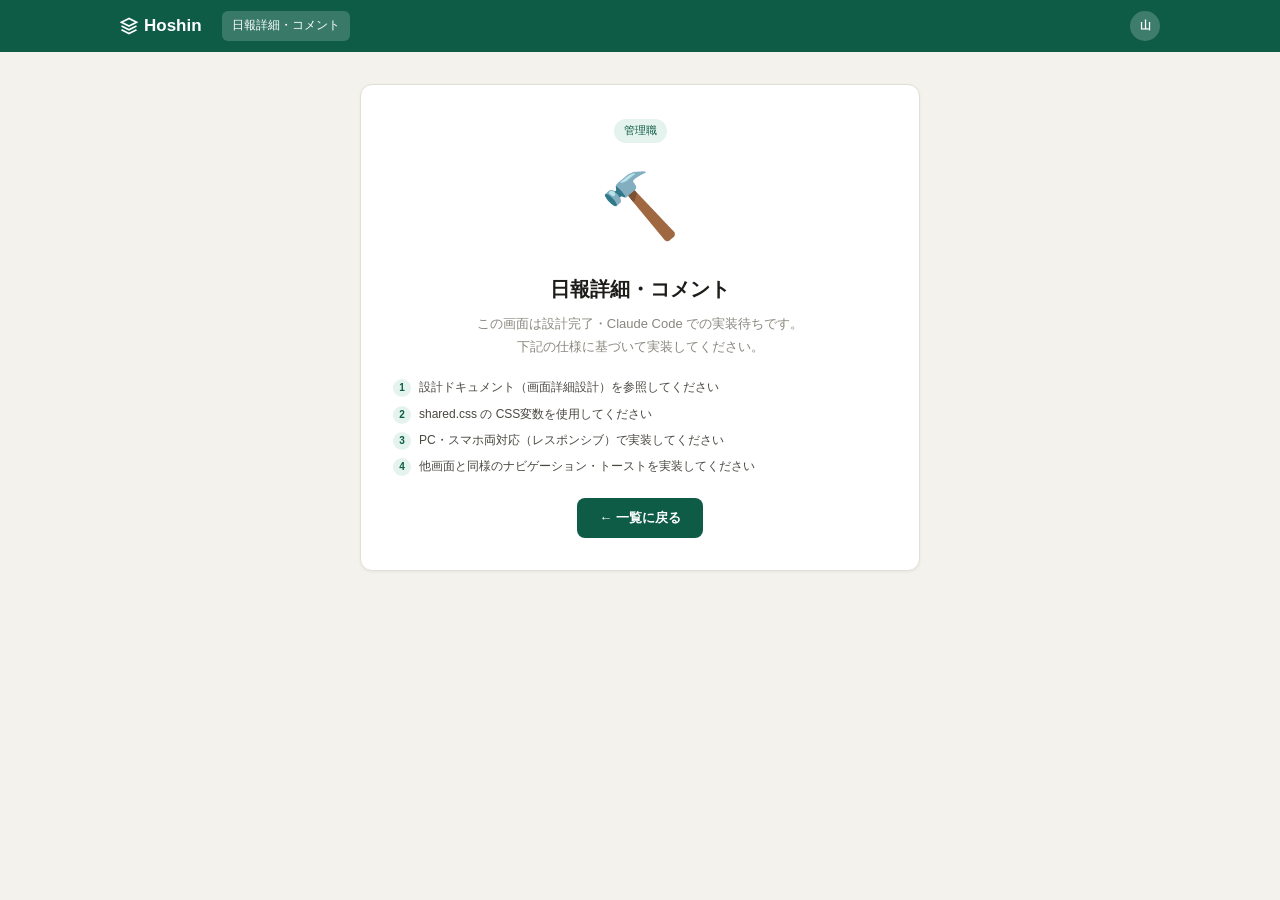
<file: 08_manager_report_detail.html>
<!DOCTYPE html><html lang="ja"><head><meta charset="UTF-8"><meta name="viewport" content="width=device-width,initial-scale=1.0"><title>Hoshin — 日報詳細・コメント</title>
<style>:root{--ink:#1e1c18;--ink-2:#4a4740;--ink-3:#8a877e;--bg:#f4f2ed;--surface:#fff;--border:#e2dfd6;--main:#0e5c46;--main-lt:#e4f3ed;--red:#b83232;--red-lt:#fdeaea;--gold:#8a6a1a;--gold-lt:#fdf6e3;--radius:10px;--shadow:0 1px 3px rgba(0,0,0,.06)}
*,*::before,*::after{box-sizing:border-box;margin:0;padding:0}body{font-family:'Hiragino Sans','Hiragino Kaku Gothic ProN','Noto Sans JP',sans-serif;background:var(--bg);color:var(--ink);font-size:15px;line-height:1.6;min-height:100vh}
.nav{background:var(--main);position:sticky;top:0;z-index:100}.nav-inner{max-width:1080px;margin:0 auto;padding:0 20px;height:52px;display:flex;align-items:center;gap:8px}.nav-logo{font-size:17px;font-weight:700;color:#fff;display:flex;align-items:center;gap:6px;margin-right:12px}.nav-link{padding:5px 10px;border-radius:6px;font-size:12px;color:rgba(255,255,255,.7);cursor:pointer}.nav-link.active{background:rgba(255,255,255,.18);color:#fff;font-weight:500}.nav-right{margin-left:auto}.nav-avatar{width:30px;height:30px;border-radius:50%;background:rgba(255,255,255,.2);color:#fff;font-size:11px;font-weight:600;display:flex;align-items:center;justify-content:center;cursor:pointer}
.page{max-width:1080px;margin:0 auto;padding:32px 20px 60px;text-align:center}
.icon{font-size:64px;margin-bottom:16px}.card{background:var(--surface);border:1px solid var(--border);border-radius:12px;padding:32px;box-shadow:var(--shadow);max-width:560px;margin:0 auto}
h1{font-size:20px;font-weight:700;margin-bottom:8px;color:var(--ink)}.desc{font-size:13px;color:var(--ink-3);line-height:1.75;margin-bottom:20px}
.spec-list{text-align:left;display:flex;flex-direction:column;gap:7px;margin-bottom:22px}
.spec-item{display:flex;align-items:flex-start;gap:8px;font-size:12px;color:var(--ink-2);line-height:1.6}
.spec-dot{width:18px;height:18px;border-radius:50%;background:var(--main-lt);color:var(--main);font-size:10px;font-weight:700;display:flex;align-items:center;justify-content:center;flex-shrink:0;margin-top:1px}
.btn{display:inline-flex;align-items:center;gap:6px;padding:11px 22px;background:var(--main);color:#fff;border:none;border-radius:8px;font-size:13px;font-weight:600;cursor:pointer;font-family:inherit;transition:background .15s}
.btn:hover{filter:brightness(1.08)}
.role-badge{display:inline-flex;align-items:center;font-size:11px;padding:3px 10px;border-radius:20px;background:var(--main-lt);color:var(--main);font-weight:500;margin-bottom:12px}
.toast{position:fixed;bottom:24px;left:50%;transform:translateX(-50%) translateY(80px);background:var(--ink);color:#fff;font-size:13px;padding:10px 20px;border-radius:24px;box-shadow:0 4px 16px rgba(0,0,0,.18);transition:transform .3s;white-space:nowrap;pointer-events:none;z-index:999}.toast.show{transform:translateX(-50%) translateY(0)}
</style></head><body>
<nav class="nav"><div class="nav-inner"><div class="nav-logo"><svg width="18" height="18" viewBox="0 0 24 24" fill="none" stroke="currentColor" stroke-width="2.2"><path d="M12 2L2 7l10 5 10-5-10-5z"/><path d="M2 17l10 5 10-5"/><path d="M2 12l10 5 10-5"/></svg>Hoshin</div><div class="nav-link active">日報詳細・コメント</div><div class="nav-right"><div class="nav-avatar">山</div></div></div></nav>
<div class="page">
  <div class="card">
    <div class="role-badge">管理職</div>
    <div class="icon">🔨</div>
    <h1>日報詳細・コメント</h1>
    <p class="desc">この画面は設計完了・Claude Code での実装待ちです。<br>下記の仕様に基づいて実装してください。</p>
    <div class="spec-list">
      <div class="spec-item"><span class="spec-dot">1</span>設計ドキュメント（画面詳細設計）を参照してください</div>
      <div class="spec-item"><span class="spec-dot">2</span>shared.css の CSS変数を使用してください</div>
      <div class="spec-item"><span class="spec-dot">3</span>PC・スマホ両対応（レスポンシブ）で実装してください</div>
      <div class="spec-item"><span class="spec-dot">4</span>他画面と同様のナビゲーション・トーストを実装してください</div>
    </div>
    <button class="btn" onclick="history.back()">← 一覧に戻る</button>
  </div>
</div>
<div class="toast" id="t"></div>
<script>let tt;function toast(m){const e=document.getElementById('t');e.textContent=m;e.classList.add('show');clearTimeout(tt);tt=setTimeout(()=>e.classList.remove('show'),2200)}</script>
</body></html>
</file>
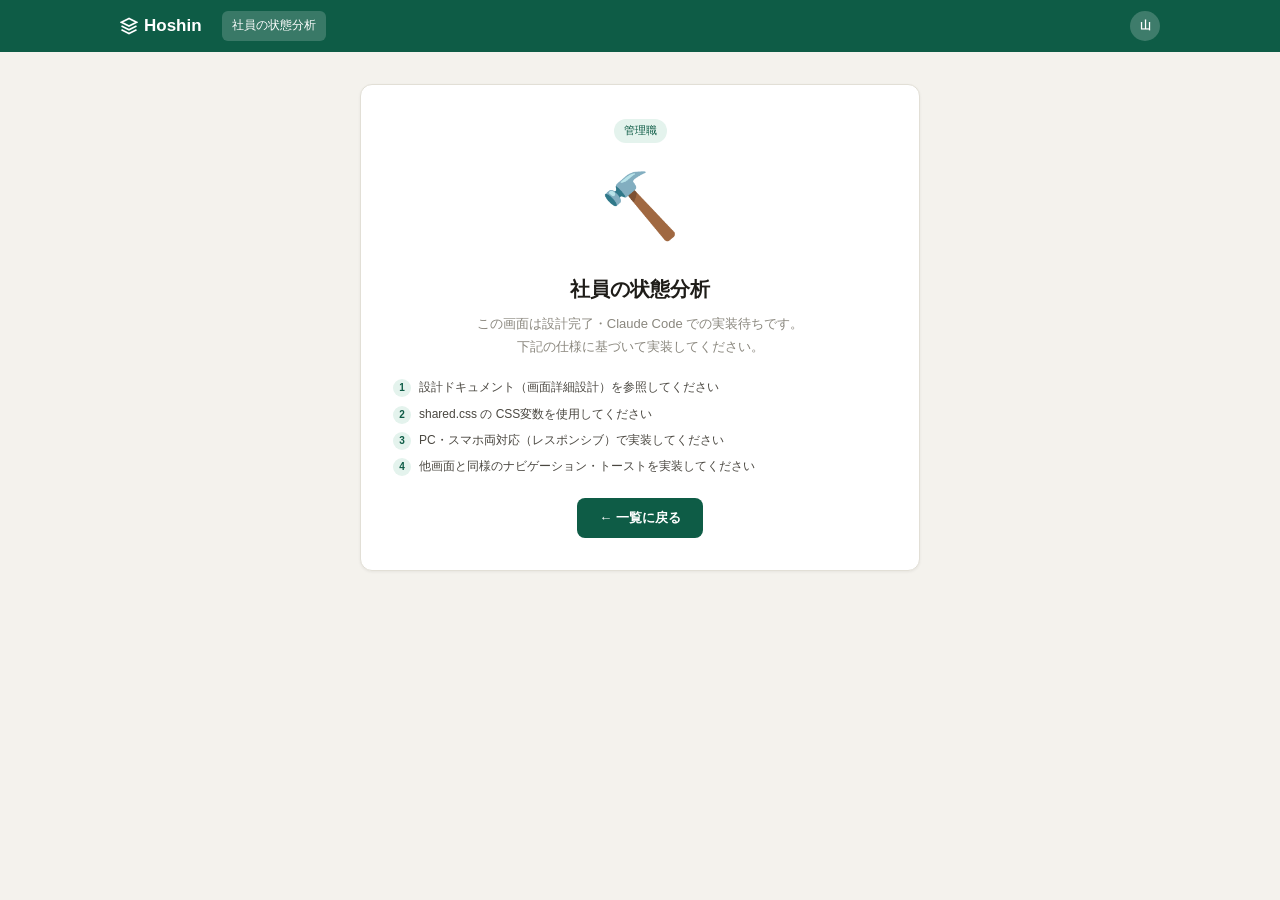
<file: 09_manager_stress.html>
<!DOCTYPE html><html lang="ja"><head><meta charset="UTF-8"><meta name="viewport" content="width=device-width,initial-scale=1.0"><title>Hoshin — 社員の状態分析</title>
<style>:root{--ink:#1e1c18;--ink-2:#4a4740;--ink-3:#8a877e;--bg:#f4f2ed;--surface:#fff;--border:#e2dfd6;--main:#0e5c46;--main-lt:#e4f3ed;--red:#b83232;--red-lt:#fdeaea;--gold:#8a6a1a;--gold-lt:#fdf6e3;--radius:10px;--shadow:0 1px 3px rgba(0,0,0,.06)}
*,*::before,*::after{box-sizing:border-box;margin:0;padding:0}body{font-family:'Hiragino Sans','Hiragino Kaku Gothic ProN','Noto Sans JP',sans-serif;background:var(--bg);color:var(--ink);font-size:15px;line-height:1.6;min-height:100vh}
.nav{background:var(--main);position:sticky;top:0;z-index:100}.nav-inner{max-width:1080px;margin:0 auto;padding:0 20px;height:52px;display:flex;align-items:center;gap:8px}.nav-logo{font-size:17px;font-weight:700;color:#fff;display:flex;align-items:center;gap:6px;margin-right:12px}.nav-link{padding:5px 10px;border-radius:6px;font-size:12px;color:rgba(255,255,255,.7);cursor:pointer}.nav-link.active{background:rgba(255,255,255,.18);color:#fff;font-weight:500}.nav-right{margin-left:auto}.nav-avatar{width:30px;height:30px;border-radius:50%;background:rgba(255,255,255,.2);color:#fff;font-size:11px;font-weight:600;display:flex;align-items:center;justify-content:center;cursor:pointer}
.page{max-width:1080px;margin:0 auto;padding:32px 20px 60px;text-align:center}
.icon{font-size:64px;margin-bottom:16px}.card{background:var(--surface);border:1px solid var(--border);border-radius:12px;padding:32px;box-shadow:var(--shadow);max-width:560px;margin:0 auto}
h1{font-size:20px;font-weight:700;margin-bottom:8px;color:var(--ink)}.desc{font-size:13px;color:var(--ink-3);line-height:1.75;margin-bottom:20px}
.spec-list{text-align:left;display:flex;flex-direction:column;gap:7px;margin-bottom:22px}
.spec-item{display:flex;align-items:flex-start;gap:8px;font-size:12px;color:var(--ink-2);line-height:1.6}
.spec-dot{width:18px;height:18px;border-radius:50%;background:var(--main-lt);color:var(--main);font-size:10px;font-weight:700;display:flex;align-items:center;justify-content:center;flex-shrink:0;margin-top:1px}
.btn{display:inline-flex;align-items:center;gap:6px;padding:11px 22px;background:var(--main);color:#fff;border:none;border-radius:8px;font-size:13px;font-weight:600;cursor:pointer;font-family:inherit;transition:background .15s}
.btn:hover{filter:brightness(1.08)}
.role-badge{display:inline-flex;align-items:center;font-size:11px;padding:3px 10px;border-radius:20px;background:var(--main-lt);color:var(--main);font-weight:500;margin-bottom:12px}
.toast{position:fixed;bottom:24px;left:50%;transform:translateX(-50%) translateY(80px);background:var(--ink);color:#fff;font-size:13px;padding:10px 20px;border-radius:24px;box-shadow:0 4px 16px rgba(0,0,0,.18);transition:transform .3s;white-space:nowrap;pointer-events:none;z-index:999}.toast.show{transform:translateX(-50%) translateY(0)}
</style></head><body>
<nav class="nav"><div class="nav-inner"><div class="nav-logo"><svg width="18" height="18" viewBox="0 0 24 24" fill="none" stroke="currentColor" stroke-width="2.2"><path d="M12 2L2 7l10 5 10-5-10-5z"/><path d="M2 17l10 5 10-5"/><path d="M2 12l10 5 10-5"/></svg>Hoshin</div><div class="nav-link active">社員の状態分析</div><div class="nav-right"><div class="nav-avatar">山</div></div></div></nav>
<div class="page">
  <div class="card">
    <div class="role-badge">管理職</div>
    <div class="icon">🔨</div>
    <h1>社員の状態分析</h1>
    <p class="desc">この画面は設計完了・Claude Code での実装待ちです。<br>下記の仕様に基づいて実装してください。</p>
    <div class="spec-list">
      <div class="spec-item"><span class="spec-dot">1</span>設計ドキュメント（画面詳細設計）を参照してください</div>
      <div class="spec-item"><span class="spec-dot">2</span>shared.css の CSS変数を使用してください</div>
      <div class="spec-item"><span class="spec-dot">3</span>PC・スマホ両対応（レスポンシブ）で実装してください</div>
      <div class="spec-item"><span class="spec-dot">4</span>他画面と同様のナビゲーション・トーストを実装してください</div>
    </div>
    <button class="btn" onclick="history.back()">← 一覧に戻る</button>
  </div>
</div>
<div class="toast" id="t"></div>
<script>let tt;function toast(m){const e=document.getElementById('t');e.textContent=m;e.classList.add('show');clearTimeout(tt);tt=setTimeout(()=>e.classList.remove('show'),2200)}</script>
</body></html>
</file>
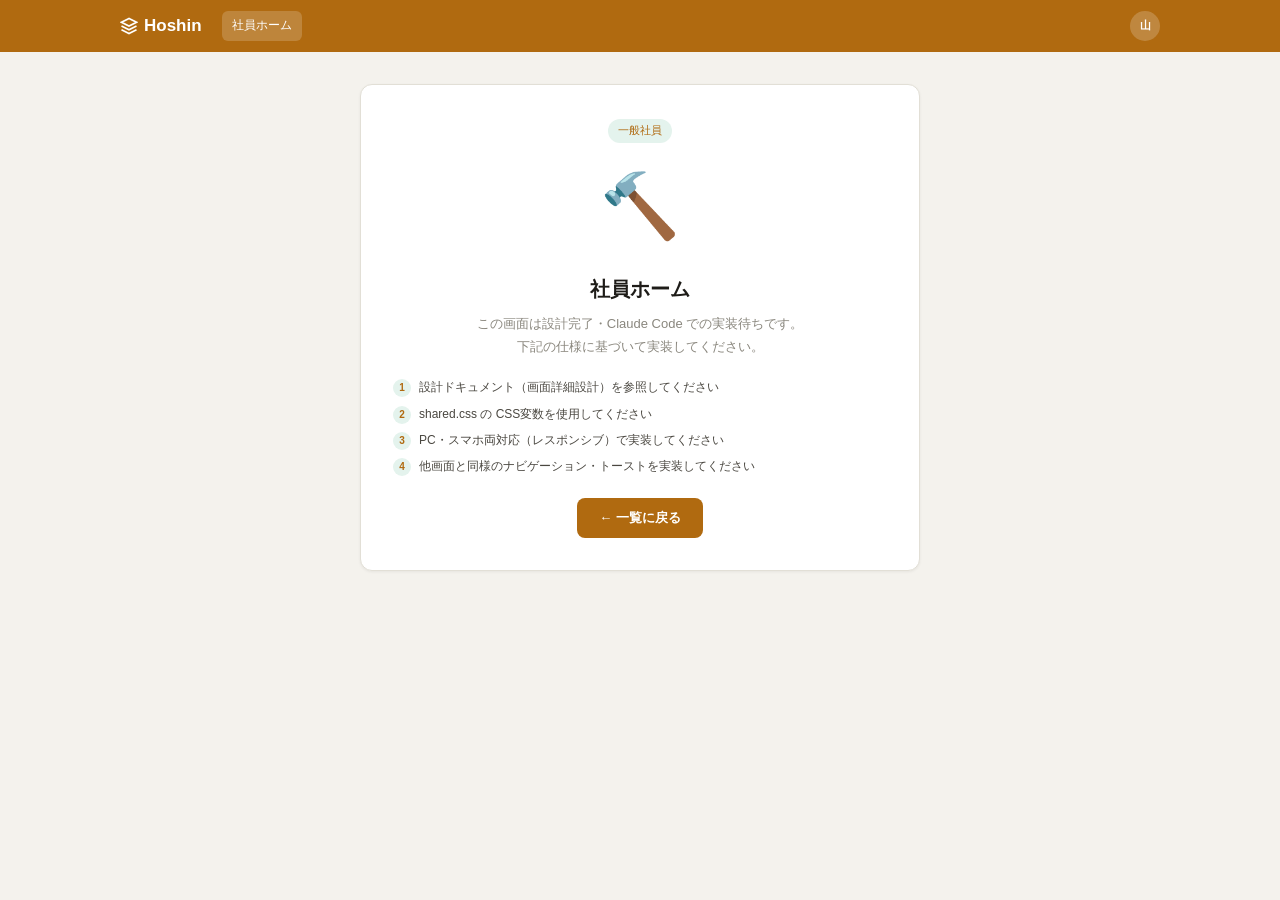
<file: 10_member_home.html>
<!DOCTYPE html><html lang="ja"><head><meta charset="UTF-8"><meta name="viewport" content="width=device-width,initial-scale=1.0"><title>Hoshin — 社員ホーム</title>
<style>:root{--ink:#1e1c18;--ink-2:#4a4740;--ink-3:#8a877e;--bg:#f4f2ed;--surface:#fff;--border:#e2dfd6;--main:#b06a10;--main-lt:#e4f3ed;--red:#b83232;--red-lt:#fdeaea;--gold:#8a6a1a;--gold-lt:#fdf6e3;--radius:10px;--shadow:0 1px 3px rgba(0,0,0,.06)}
*,*::before,*::after{box-sizing:border-box;margin:0;padding:0}body{font-family:'Hiragino Sans','Hiragino Kaku Gothic ProN','Noto Sans JP',sans-serif;background:var(--bg);color:var(--ink);font-size:15px;line-height:1.6;min-height:100vh}
.nav{background:var(--main);position:sticky;top:0;z-index:100}.nav-inner{max-width:1080px;margin:0 auto;padding:0 20px;height:52px;display:flex;align-items:center;gap:8px}.nav-logo{font-size:17px;font-weight:700;color:#fff;display:flex;align-items:center;gap:6px;margin-right:12px}.nav-link{padding:5px 10px;border-radius:6px;font-size:12px;color:rgba(255,255,255,.7);cursor:pointer}.nav-link.active{background:rgba(255,255,255,.18);color:#fff;font-weight:500}.nav-right{margin-left:auto}.nav-avatar{width:30px;height:30px;border-radius:50%;background:rgba(255,255,255,.2);color:#fff;font-size:11px;font-weight:600;display:flex;align-items:center;justify-content:center;cursor:pointer}
.page{max-width:1080px;margin:0 auto;padding:32px 20px 60px;text-align:center}
.icon{font-size:64px;margin-bottom:16px}.card{background:var(--surface);border:1px solid var(--border);border-radius:12px;padding:32px;box-shadow:var(--shadow);max-width:560px;margin:0 auto}
h1{font-size:20px;font-weight:700;margin-bottom:8px;color:var(--ink)}.desc{font-size:13px;color:var(--ink-3);line-height:1.75;margin-bottom:20px}
.spec-list{text-align:left;display:flex;flex-direction:column;gap:7px;margin-bottom:22px}
.spec-item{display:flex;align-items:flex-start;gap:8px;font-size:12px;color:var(--ink-2);line-height:1.6}
.spec-dot{width:18px;height:18px;border-radius:50%;background:var(--main-lt);color:var(--main);font-size:10px;font-weight:700;display:flex;align-items:center;justify-content:center;flex-shrink:0;margin-top:1px}
.btn{display:inline-flex;align-items:center;gap:6px;padding:11px 22px;background:var(--main);color:#fff;border:none;border-radius:8px;font-size:13px;font-weight:600;cursor:pointer;font-family:inherit;transition:background .15s}
.btn:hover{filter:brightness(1.08)}
.role-badge{display:inline-flex;align-items:center;font-size:11px;padding:3px 10px;border-radius:20px;background:var(--main-lt);color:var(--main);font-weight:500;margin-bottom:12px}
.toast{position:fixed;bottom:24px;left:50%;transform:translateX(-50%) translateY(80px);background:var(--ink);color:#fff;font-size:13px;padding:10px 20px;border-radius:24px;box-shadow:0 4px 16px rgba(0,0,0,.18);transition:transform .3s;white-space:nowrap;pointer-events:none;z-index:999}.toast.show{transform:translateX(-50%) translateY(0)}
</style></head><body>
<nav class="nav"><div class="nav-inner"><div class="nav-logo"><svg width="18" height="18" viewBox="0 0 24 24" fill="none" stroke="currentColor" stroke-width="2.2"><path d="M12 2L2 7l10 5 10-5-10-5z"/><path d="M2 17l10 5 10-5"/><path d="M2 12l10 5 10-5"/></svg>Hoshin</div><div class="nav-link active">社員ホーム</div><div class="nav-right"><div class="nav-avatar">山</div></div></div></nav>
<div class="page">
  <div class="card">
    <div class="role-badge">一般社員</div>
    <div class="icon">🔨</div>
    <h1>社員ホーム</h1>
    <p class="desc">この画面は設計完了・Claude Code での実装待ちです。<br>下記の仕様に基づいて実装してください。</p>
    <div class="spec-list">
      <div class="spec-item"><span class="spec-dot">1</span>設計ドキュメント（画面詳細設計）を参照してください</div>
      <div class="spec-item"><span class="spec-dot">2</span>shared.css の CSS変数を使用してください</div>
      <div class="spec-item"><span class="spec-dot">3</span>PC・スマホ両対応（レスポンシブ）で実装してください</div>
      <div class="spec-item"><span class="spec-dot">4</span>他画面と同様のナビゲーション・トーストを実装してください</div>
    </div>
    <button class="btn" onclick="history.back()">← 一覧に戻る</button>
  </div>
</div>
<div class="toast" id="t"></div>
<script>let tt;function toast(m){const e=document.getElementById('t');e.textContent=m;e.classList.add('show');clearTimeout(tt);tt=setTimeout(()=>e.classList.remove('show'),2200)}</script>
</body></html>
</file>
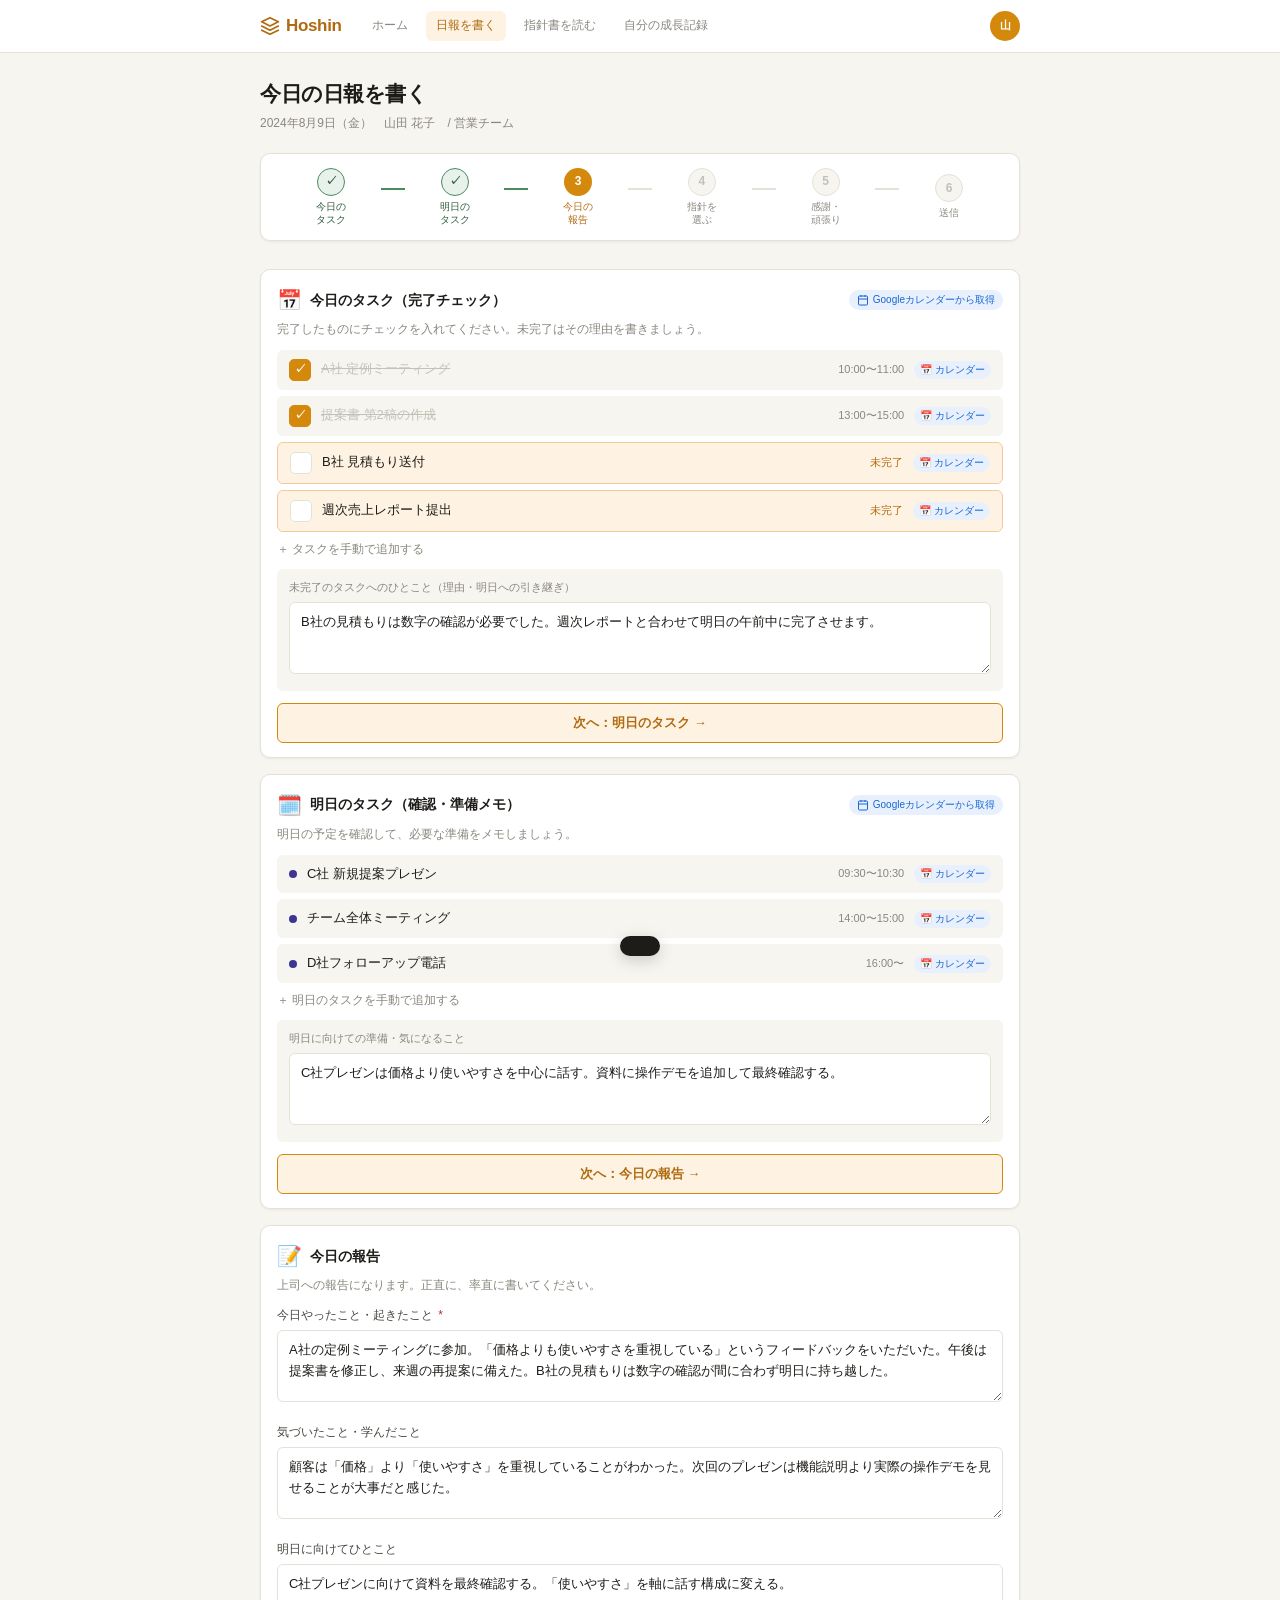
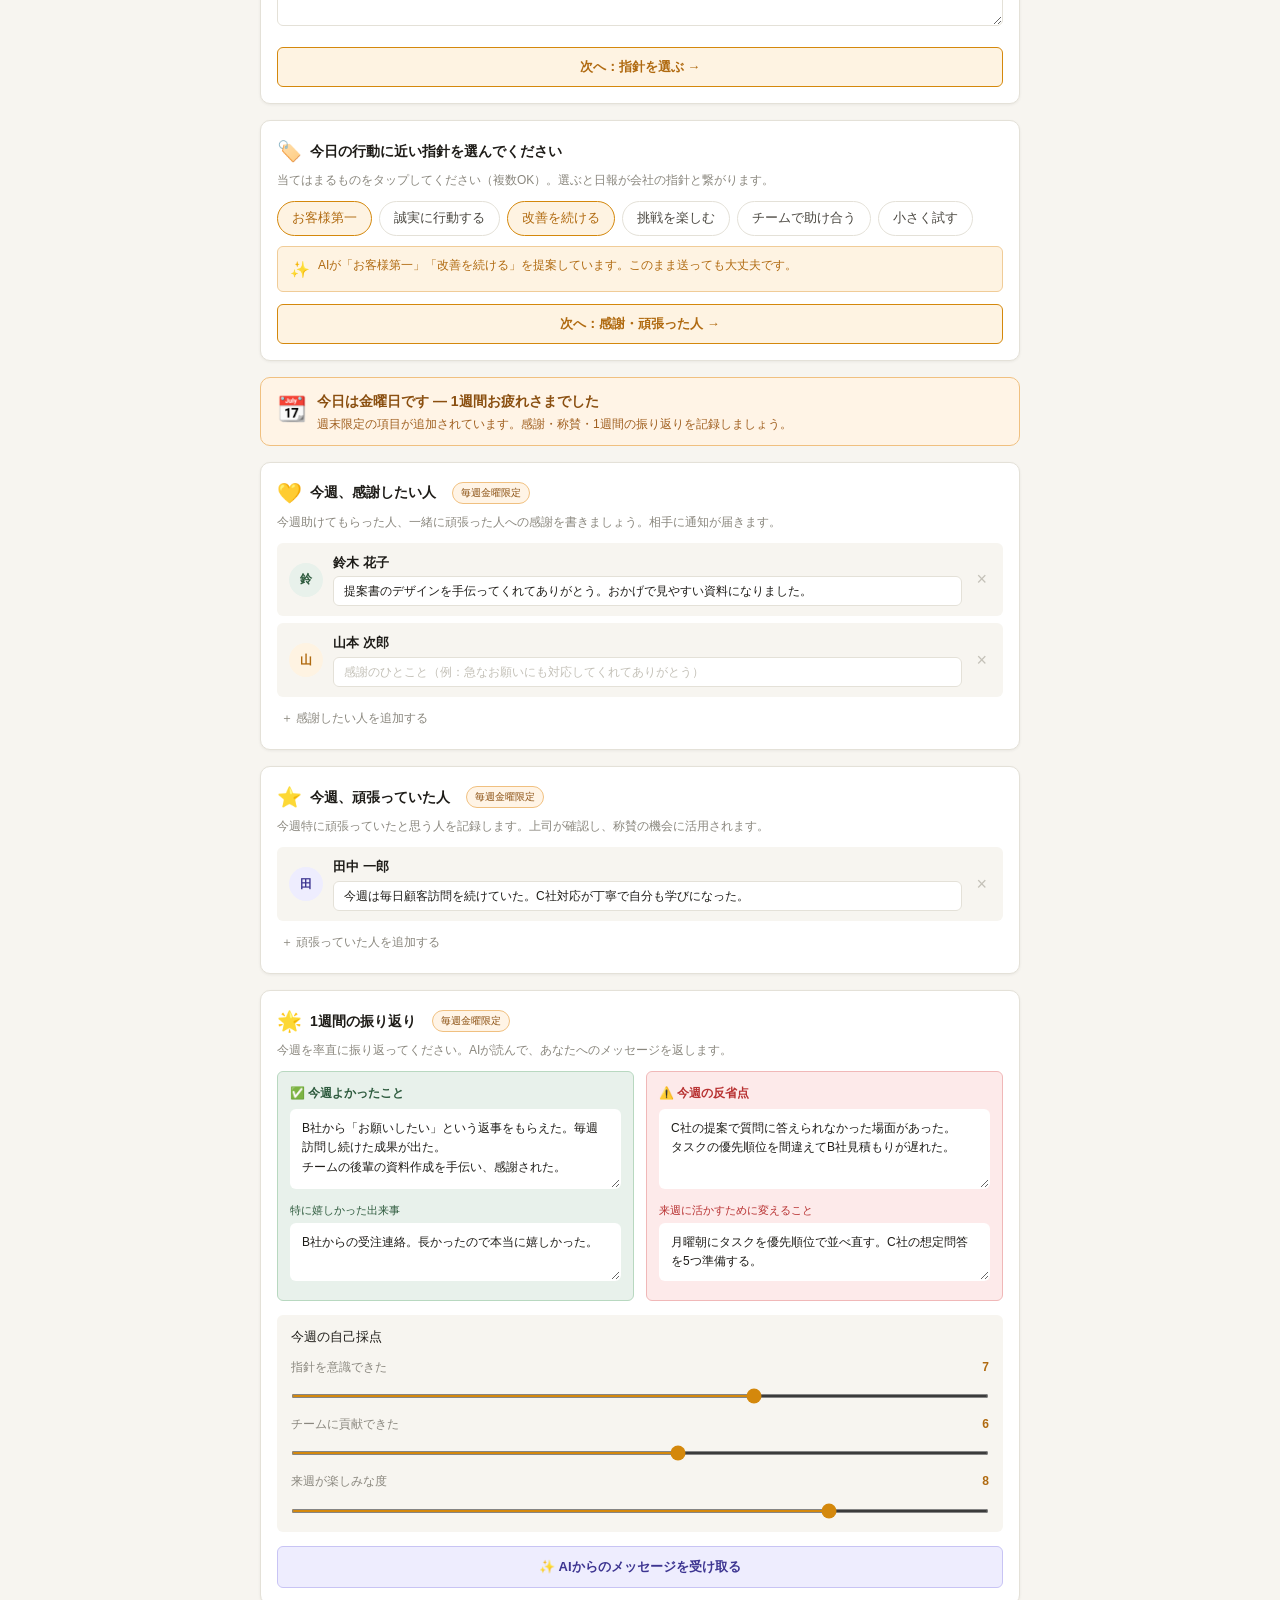
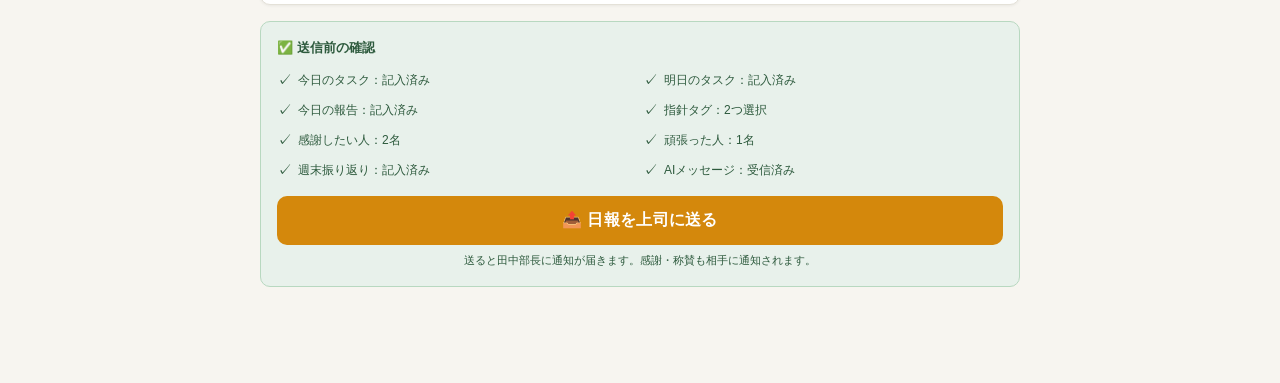
<file: 11_member_report.html>
<!DOCTYPE html>
<html lang="ja">
<head>
<meta charset="UTF-8">
<meta name="viewport" content="width=device-width, initial-scale=1.0">
<title>Hoshin — 今日の日報を書く</title>
<style>
:root {
  --ink:       #1e1c18;
  --ink-2:     #4a4740;
  --ink-3:     #8a877e;
  --ink-4:     #c4c1b8;
  --bg:        #f7f5f0;
  --surface:   #ffffff;
  --border:    #e4e1d8;
  --amber:     #b06a10;
  --amber-lt:  #fef3e2;
  --amber-md:  #d4880c;
  --amber-btn: #c07812;
  --green:     #2d5a3d;
  --green-lt:  #e8f1eb;
  --green-md:  #4a8c60;
  --red:       #b83232;
  --red-lt:    #fdeaea;
  --purple:    #3d3591;
  --purple-lt: #eeedfe;
  --blue:      #1a5fa8;
  --blue-lt:   #e6f0fb;
  --gcal:      #1967d2;
  --gcal-lt:   #e8f0fe;
  --friday:    #8a4f10;
  --friday-lt: #fff4e6;
  --radius:    10px;
  --radius-sm: 6px;
  --shadow:    0 1px 3px rgba(0,0,0,.06);
}
*,*::before,*::after{box-sizing:border-box;margin:0;padding:0}
body{
  font-family:'Hiragino Sans','Hiragino Kaku Gothic ProN','Noto Sans JP',sans-serif;
  background:var(--bg);
  color:var(--ink);
  font-size:15px;
  line-height:1.6;
  min-height:100vh;
}

/* ── ナビ ── */
.nav{
  background:var(--surface);
  border-bottom:1px solid var(--border);
  position:sticky;top:0;z-index:100;
}
.nav-inner{
  max-width:800px;margin:0 auto;
  padding:0 20px;height:52px;
  display:flex;align-items:center;gap:8px;
}
.nav-logo{
  font-size:17px;font-weight:700;
  letter-spacing:-.02em;color:var(--amber);
  display:flex;align-items:center;gap:6px;margin-right:12px;
}
.nav-logo svg{width:20px;height:20px}
.nav-link{
  padding:5px 10px;border-radius:var(--radius-sm);
  font-size:12px;color:var(--ink-3);cursor:pointer;
  transition:background .15s;white-space:nowrap;
}
.nav-link:hover{background:var(--bg)}
.nav-link.active{background:var(--amber-lt);color:var(--amber);font-weight:500}
.nav-right{display:flex;align-items:center;gap:8px;margin-left:auto}
.nav-avatar{
  width:30px;height:30px;border-radius:50%;
  background:var(--amber-md);color:#fff;
  font-size:11px;font-weight:600;
  display:flex;align-items:center;justify-content:center;cursor:pointer;
}

/* ── ページ ── */
.page{max-width:800px;margin:0 auto;padding:24px 20px 80px}

/* ── ステッパー ── */
.stepper{
  display:flex;align-items:center;
  margin-bottom:28px;
  background:var(--surface);
  border:1px solid var(--border);
  border-radius:var(--radius);
  padding:14px 20px;
  box-shadow:var(--shadow);
}
.step{
  display:flex;flex-direction:column;align-items:center;gap:4px;
  flex:1;cursor:pointer;
}
.step-circle{
  width:28px;height:28px;border-radius:50%;
  display:flex;align-items:center;justify-content:center;
  font-size:12px;font-weight:600;
  transition:all .2s;
}
.step-done .step-circle{background:var(--green-lt);color:var(--green);border:1.5px solid var(--green-md)}
.step-active .step-circle{background:var(--amber-md);color:#fff}
.step-todo .step-circle{background:var(--bg);color:var(--ink-4);border:1.5px solid var(--border)}
.step-label{font-size:10px;color:var(--ink-3);text-align:center;line-height:1.3}
.step-done .step-label{color:var(--green)}
.step-active .step-label{color:var(--amber);font-weight:500}
.step-line{flex:0 0 24px;height:2px;background:var(--border);margin-bottom:16px}
.step-line.done{background:var(--green-md)}

/* ── カード ── */
.card{
  background:var(--surface);
  border:1px solid var(--border);
  border-radius:var(--radius);
  box-shadow:var(--shadow);
  margin-bottom:16px;
  overflow:hidden;
}
.card-header{
  padding:14px 16px 0;
  display:flex;align-items:center;gap:8px;
}
.card-icon{font-size:20px}
.card-title{font-size:14px;font-weight:600;color:var(--ink)}
.card-desc{
  font-size:12px;color:var(--ink-3);
  padding:4px 16px 12px;line-height:1.5;
}
.card-body{padding:0 16px 16px}

/* ── Googleカレンダーバッジ ── */
.gcal-badge{
  display:inline-flex;align-items:center;gap:4px;
  font-size:10px;background:var(--gcal-lt);color:var(--gcal);
  padding:2px 8px;border-radius:20px;font-weight:500;
  margin-left:auto;
}
.gcal-badge svg{width:12px;height:12px}

/* ── タスク行 ── */
.task-list{display:flex;flex-direction:column;gap:6px;padding:0 16px}
.task-item{
  display:flex;align-items:center;gap:10px;
  padding:9px 12px;border-radius:var(--radius-sm);
  background:var(--bg);
  transition:background .15s;
}
.task-item.pending{background:var(--amber-lt);border:1px solid #f0cc98}
.task-check{
  width:22px;height:22px;border-radius:5px;
  border:1.5px solid var(--border);
  background:var(--surface);
  flex-shrink:0;cursor:pointer;
  display:flex;align-items:center;justify-content:center;
  transition:all .15s;
}
.task-check:hover{border-color:var(--amber-md)}
.task-check.checked{background:var(--amber-md);border-color:var(--amber-md)}
.task-check.checked::after{content:'✓';color:#fff;font-size:12px;font-weight:700}
.task-text{flex:1;font-size:13px;color:var(--ink)}
.task-text.done{text-decoration:line-through;color:var(--ink-4)}
.task-time{font-size:11px;color:var(--ink-3);white-space:nowrap}
.task-cal{
  display:inline-flex;align-items:center;gap:2px;
  font-size:10px;background:var(--gcal-lt);color:var(--gcal);
  padding:1px 6px;border-radius:10px;white-space:nowrap;
}
.task-pending-label{font-size:11px;color:var(--amber);font-weight:500;white-space:nowrap}
.add-task-btn{
  display:flex;align-items:center;gap:6px;
  font-size:12px;color:var(--ink-3);cursor:pointer;
  padding:8px 16px 0;
  transition:color .15s;
}
.add-task-btn:hover{color:var(--amber)}

/* ── メモ入力 ── */
.memo-wrap{
  margin:10px 16px 0;
  background:var(--bg);
  border-radius:var(--radius-sm);
  padding:10px 12px;
}
.memo-label{font-size:11px;color:var(--ink-3);margin-bottom:5px}
textarea{
  width:100%;
  border:1px solid var(--border);
  border-radius:var(--radius-sm);
  padding:9px 11px;
  font-size:13px;
  font-family:inherit;
  color:var(--ink);
  background:var(--surface);
  resize:vertical;
  min-height:72px;
  transition:border-color .15s;
  line-height:1.6;
}
textarea:focus{outline:none;border-color:var(--amber-md);box-shadow:0 0 0 2px var(--amber-lt)}
textarea::placeholder{color:var(--ink-4)}

/* ── レポート入力 ── */
.field{margin-bottom:14px}
.field:last-child{margin-bottom:0}
.field label{
  display:block;font-size:12px;color:var(--ink-2);
  font-weight:500;margin-bottom:5px;
}
.field label .req{color:var(--red);margin-left:2px}

/* ── 指針タグ ── */
.tag-grid{display:flex;flex-wrap:wrap;gap:7px;margin-bottom:10px}
.tag{
  padding:6px 14px;border-radius:20px;
  font-size:13px;cursor:pointer;
  border:1.5px solid var(--border);
  color:var(--ink-2);background:var(--surface);
  transition:all .15s;user-select:none;
}
.tag:hover{border-color:var(--amber-md);color:var(--amber)}
.tag.on{
  background:var(--amber-lt);color:var(--amber);
  border-color:var(--amber-md);font-weight:500;
}
.ai-suggest{
  display:flex;align-items:flex-start;gap:8px;
  background:var(--amber-lt);border:1px solid #f0cc98;
  border-radius:var(--radius-sm);padding:9px 12px;
  font-size:12px;color:var(--amber);
}
.ai-suggest-icon{font-size:16px;flex-shrink:0;margin-top:1px}

/* ── 金曜バナー ── */
.friday-banner{
  background:var(--friday-lt);
  border:1.5px solid #f0c080;
  border-radius:var(--radius);
  padding:12px 16px;
  display:flex;align-items:flex-start;gap:10px;
  margin-bottom:16px;
}
.friday-banner-icon{font-size:24px;flex-shrink:0}
.friday-banner-title{font-size:14px;font-weight:600;color:var(--friday);margin-bottom:2px}
.friday-banner-desc{font-size:12px;color:#a06020;line-height:1.5}

/* ── 感謝・称賛カード ── */
.person-card{
  display:flex;align-items:center;gap:10px;
  padding:10px 12px;
  background:var(--bg);
  border-radius:var(--radius-sm);
  margin-bottom:7px;
}
.person-avatar{
  width:34px;height:34px;border-radius:50%;
  display:flex;align-items:center;justify-content:center;
  font-size:12px;font-weight:600;flex-shrink:0;
}
.av-green{background:var(--green-lt);color:var(--green)}
.av-amber{background:var(--amber-lt);color:var(--amber)}
.av-purple{background:var(--purple-lt);color:var(--purple)}
.person-name{font-size:13px;font-weight:600;color:var(--ink);margin-bottom:3px}
.person-input{flex:1}
input[type=text]{
  width:100%;
  border:1px solid var(--border);
  border-radius:var(--radius-sm);
  padding:7px 10px;
  font-size:12px;font-family:inherit;
  color:var(--ink);background:var(--surface);
  transition:border-color .15s;
}
input[type=text]:focus{outline:none;border-color:var(--amber-md);box-shadow:0 0 0 2px var(--amber-lt)}
input[type=text]::placeholder{color:var(--ink-4)}
.remove-btn{
  background:none;border:none;cursor:pointer;
  color:var(--ink-4);font-size:18px;padding:4px;
  flex-shrink:0;border-radius:var(--radius-sm);
  transition:color .15s;
}
.remove-btn:hover{color:var(--red)}
.add-person-btn{
  display:flex;align-items:center;gap:6px;
  font-size:12px;color:var(--ink-3);cursor:pointer;
  padding:6px 4px;
  transition:color .15s;
  background:none;border:none;font-family:inherit;
}
.add-person-btn:hover{color:var(--amber)}

/* ── 振り返り ── */
.reflection-grid{display:grid;grid-template-columns:1fr 1fr;gap:12px;margin-bottom:14px}
.reflection-box{border-radius:var(--radius-sm);padding:12px}
.reflection-good{background:var(--green-lt);border:1px solid #b8d8c0}
.reflection-bad{background:var(--red-lt);border:1px solid #f0b8b8}
.reflection-label{
  font-size:12px;font-weight:600;margin-bottom:6px;
  display:flex;align-items:center;gap:5px;
}
.reflection-good .reflection-label{color:var(--green)}
.reflection-bad  .reflection-label{color:var(--red)}
.reflection-box textarea{
  background:var(--surface);
  border-color:transparent;
  min-height:80px;font-size:12px;
}
.reflection-good textarea:focus{border-color:#80c090}
.reflection-bad  textarea:focus{border-color:#f09090}
.sub-label{font-size:11px;margin:6px 0 3px}
.reflection-good .sub-label{color:var(--green)}
.reflection-bad  .sub-label{color:var(--red)}

/* ── スコアスライダー ── */
.slider-wrap{margin-bottom:10px}
.slider-meta{
  display:flex;justify-content:space-between;
  font-size:12px;color:var(--ink-3);margin-bottom:4px;
}
.slider-val{font-weight:600;color:var(--amber)}
input[type=range]{
  width:100%;accent-color:var(--amber-md);
  height:4px;cursor:pointer;
}

/* ── AIメッセージ ── */
.ai-box{
  background:var(--purple-lt);
  border:1px solid #c8c4f4;
  border-radius:var(--radius);
  padding:16px;
  margin-bottom:16px;
  display:none;
}
.ai-box.show{display:block}
.ai-header{display:flex;align-items:center;gap:10px;margin-bottom:12px}
.ai-orb{
  width:36px;height:36px;border-radius:50%;
  background:var(--purple);color:#fff;
  display:flex;align-items:center;justify-content:center;
  font-size:18px;flex-shrink:0;
}
.ai-name{font-size:13px;font-weight:600;color:var(--purple)}
.ai-sub{font-size:11px;color:#6060c0}
.ai-bubble{
  background:var(--surface);
  border:1px solid #c8c4f4;
  border-radius:var(--radius-sm);
  padding:12px 14px;
  font-size:13px;color:var(--ink);
  line-height:1.8;
  margin-bottom:10px;
}
.ai-tags{display:flex;flex-wrap:wrap;gap:5px;margin-bottom:10px}
.ai-tag{
  font-size:11px;padding:3px 10px;
  border-radius:20px;
  background:var(--green-lt);color:var(--green);
}
.ai-footer{
  background:var(--purple-lt);
  border-radius:var(--radius-sm);
  padding:9px 12px;
  font-size:12px;color:var(--purple);
  line-height:1.6;
}

/* ── 偉人カード ── */
.wisdom-card{
  border-radius:var(--radius);
  padding:18px;
  text-align:center;
  margin-bottom:16px;
  display:none;
}
.wisdom-card.show{display:block}
.wisdom-type{font-size:11px;font-weight:600;letter-spacing:.05em;margin-bottom:8px}
.wisdom-main{font-size:26px;font-weight:700;letter-spacing:.08em;margin-bottom:5px;line-height:1.3}
.wisdom-reading{font-size:12px;opacity:.65;margin-bottom:10px}
.wisdom-divider{width:36px;height:2px;margin:0 auto 10px;border-radius:2px}
.wisdom-meaning{
  font-size:12px;line-height:1.75;text-align:left;
  padding:9px 12px;border-radius:var(--radius-sm);
  background:rgba(255,255,255,.65);
  margin-bottom:12px;
}
.wisdom-actions{display:flex;justify-content:center;gap:8px}
.wisdom-btn{
  display:flex;align-items:center;gap:5px;
  font-size:12px;padding:6px 14px;border-radius:var(--radius-sm);
  border:1px solid var(--border);background:var(--surface);
  cursor:pointer;color:var(--ink-2);
  transition:background .15s;font-family:inherit;
}
.wisdom-btn:hover{background:var(--bg)}

/* ── 確認ボックス ── */
.check-box{
  background:var(--green-lt);
  border:1px solid #b8d8c0;
  border-radius:var(--radius);
  padding:16px;
  margin-bottom:16px;
}
.check-title{font-size:13px;font-weight:600;color:var(--green);margin-bottom:10px}
.check-grid{
  display:grid;grid-template-columns:1fr 1fr;
  gap:6px;margin-bottom:14px;
}
.check-item{
  display:flex;align-items:center;gap:6px;
  font-size:12px;color:var(--green);
}
.check-ok{font-size:15px}
.submit-btn{
  width:100%;padding:14px;
  border-radius:var(--radius);
  background:var(--amber-md);
  border:none;color:#fff;
  font-size:16px;font-weight:700;
  cursor:pointer;font-family:inherit;
  display:flex;align-items:center;justify-content:center;gap:8px;
  transition:background .15s;
  letter-spacing:.02em;
}
.submit-btn:hover{background:var(--amber-btn)}
.submit-note{font-size:11px;color:var(--green);text-align:center;margin-top:7px}

/* ── セクションバッジ ── */
.section-badge{
  display:inline-flex;align-items:center;
  font-size:10px;padding:2px 8px;border-radius:20px;
  font-weight:500;margin-left:8px;
  background:var(--friday-lt);color:var(--friday);
  border:1px solid #f0c080;
}

/* ── ローディング ── */
.loading-wrap{
  display:flex;flex-direction:column;align-items:center;
  gap:12px;padding:24px;
  display:none;
}
.loading-wrap.show{display:flex}
.spinner{
  width:32px;height:32px;border-radius:50%;
  border:3px solid var(--purple-lt);
  border-top-color:var(--purple);
  animation:spin .7s linear infinite;
}
@keyframes spin{to{transform:rotate(360deg)}}
.loading-text{font-size:13px;color:var(--ink-3)}

/* ── トースト ── */
.toast{
  position:fixed;bottom:24px;left:50%;
  transform:translateX(-50%) translateY(80px);
  background:var(--ink);color:#fff;
  font-size:13px;padding:10px 20px;border-radius:24px;
  box-shadow:0 4px 16px rgba(0,0,0,.18);
  transition:transform .3s cubic-bezier(.4,0,.2,1);
  white-space:nowrap;pointer-events:none;z-index:999;
}
.toast.show{transform:translateX(-50%) translateY(0)}

/* ── 完了オーバーレイ ── */
.complete-overlay{
  display:none;
  position:fixed;inset:0;
  background:rgba(30,28,24,.65);
  z-index:200;
  align-items:center;justify-content:center;
}
.complete-overlay.show{display:flex}
.complete-modal{
  background:var(--surface);
  border-radius:16px;
  padding:36px 32px;
  max-width:380px;width:90%;
  text-align:center;
  box-shadow:0 8px 40px rgba(0,0,0,.2);
}
.complete-emoji{font-size:52px;margin-bottom:12px}
.complete-title{font-size:20px;font-weight:700;color:var(--ink);margin-bottom:6px}
.complete-desc{font-size:13px;color:var(--ink-3);line-height:1.6;margin-bottom:20px}
.complete-btn{
  width:100%;padding:12px;border-radius:var(--radius);
  background:var(--amber-md);border:none;color:#fff;
  font-size:15px;font-weight:600;cursor:pointer;
  font-family:inherit;transition:background .15s;
}
.complete-btn:hover{background:var(--amber-btn)}

/* ── モバイルナビ ── */
.mobile-nav{
  display:none;
  position:fixed;bottom:0;left:0;right:0;
  background:var(--surface);border-top:1px solid var(--border);
  padding:6px 0 max(6px,env(safe-area-inset-bottom));
  z-index:100;
}
.mobile-nav-inner{display:flex;justify-content:space-around}
.mnav-btn{
  display:flex;flex-direction:column;align-items:center;
  gap:2px;padding:4px 12px;
  border:none;background:none;cursor:pointer;
  color:var(--ink-3);font-size:10px;font-family:inherit;
  border-radius:var(--radius-sm);transition:color .15s;
}
.mnav-btn.active{color:var(--amber)}
.mnav-btn svg{width:22px;height:22px}

/* ── レスポンシブ ── */
@media(max-width:600px){
  .nav-link{display:none}
  .page{padding:16px 16px 80px}
  .reflection-grid{grid-template-columns:1fr}
  .check-grid{grid-template-columns:1fr}
  .mobile-nav{display:block}
  .stepper{padding:12px 10px}
  .step-label{font-size:9px}
}
@media(max-width:480px){
  .step-line{flex:0 0 14px}
  .step-circle{width:24px;height:24px;font-size:11px}
}
</style>
</head>
<body>

<!-- ナビ -->
<nav class="nav">
  <div class="nav-inner">
    <div class="nav-logo">
      <svg viewBox="0 0 24 24" fill="none" stroke="currentColor" stroke-width="2" stroke-linecap="round" stroke-linejoin="round">
        <path d="M12 2L2 7l10 5 10-5-10-5z"/><path d="M2 17l10 5 10-5"/><path d="M2 12l10 5 10-5"/>
      </svg>
      Hoshin
    </div>
    <div class="nav-link" onclick="showToast('ホームへ移動します')">ホーム</div>
    <div class="nav-link active">日報を書く</div>
    <div class="nav-link" onclick="showToast('指針書ページへ移動します')">指針書を読む</div>
    <div class="nav-link" onclick="showToast('成長記録ページへ移動します')">自分の成長記録</div>
    <div class="nav-right">
      <div class="nav-avatar" onclick="showToast('プロフィール設定')">山</div>
    </div>
  </div>
</nav>

<main class="page">

  <!-- ページタイトル -->
  <div style="margin-bottom:20px">
    <h1 style="font-size:21px;font-weight:700;letter-spacing:-.02em;margin-bottom:3px">今日の日報を書く</h1>
    <p style="font-size:12px;color:var(--ink-3)">2024年8月9日（金）　山田 花子　/ 営業チーム</p>
  </div>

  <!-- ステッパー -->
  <div class="stepper" id="stepper">
    <div class="step step-done" onclick="goStep(1)">
      <div class="step-circle">✓</div>
      <div class="step-label">今日の<br>タスク</div>
    </div>
    <div class="step-line done"></div>
    <div class="step step-done" onclick="goStep(2)">
      <div class="step-circle">✓</div>
      <div class="step-label">明日の<br>タスク</div>
    </div>
    <div class="step-line done"></div>
    <div class="step step-active" id="step3" onclick="goStep(3)">
      <div class="step-circle">3</div>
      <div class="step-label">今日の<br>報告</div>
    </div>
    <div class="step-line" id="line34"></div>
    <div class="step step-todo" id="step4" onclick="goStep(4)">
      <div class="step-circle">4</div>
      <div class="step-label">指針を<br>選ぶ</div>
    </div>
    <div class="step-line" id="line45"></div>
    <div class="step step-todo" id="step5" onclick="goStep(5)">
      <div class="step-circle">5</div>
      <div class="step-label">感謝・<br>頑張り</div>
    </div>
    <div class="step-line" id="line56"></div>
    <div class="step step-todo" id="step6" onclick="goStep(6)">
      <div class="step-circle">6</div>
      <div class="step-label">送信</div>
    </div>
  </div>

  <!-- ===== STEP 1: 今日のタスク ===== -->
  <div class="card" id="section-task-today">
    <div class="card-header">
      <span class="card-icon">📅</span>
      <span class="card-title">今日のタスク（完了チェック）</span>
      <div class="gcal-badge">
        <svg viewBox="0 0 24 24" fill="none" stroke="currentColor" stroke-width="2"><rect x="3" y="4" width="18" height="18" rx="2"/><line x1="16" y1="2" x2="16" y2="6"/><line x1="8" y1="2" x2="8" y2="6"/><line x1="3" y1="10" x2="21" y2="10"/></svg>
        Googleカレンダーから取得
      </div>
    </div>
    <p class="card-desc">完了したものにチェックを入れてください。未完了はその理由を書きましょう。</p>

    <div class="task-list">
      <div class="task-item" id="task1">
        <div class="task-check checked" id="chk1" onclick="toggleTask(1)"></div>
        <span class="task-text done" id="txt1">A社 定例ミーティング</span>
        <span class="task-time">10:00〜11:00</span>
        <span class="task-cal">📅 カレンダー</span>
      </div>
      <div class="task-item" id="task2">
        <div class="task-check checked" id="chk2" onclick="toggleTask(2)"></div>
        <span class="task-text done" id="txt2">提案書 第2稿の作成</span>
        <span class="task-time">13:00〜15:00</span>
        <span class="task-cal">📅 カレンダー</span>
      </div>
      <div class="task-item pending" id="task3">
        <div class="task-check" id="chk3" onclick="toggleTask(3)"></div>
        <span class="task-text" id="txt3">B社 見積もり送付</span>
        <span class="task-pending-label">未完了</span>
        <span class="task-cal">📅 カレンダー</span>
      </div>
      <div class="task-item pending" id="task4">
        <div class="task-check" id="chk4" onclick="toggleTask(4)"></div>
        <span class="task-text" id="txt4">週次売上レポート提出</span>
        <span class="task-pending-label">未完了</span>
        <span class="task-cal">📅 カレンダー</span>
      </div>
    </div>
    <div class="add-task-btn" onclick="showToast('タスクを追加できます')">＋ タスクを手動で追加する</div>
    <div class="memo-wrap">
      <div class="memo-label">未完了のタスクへのひとこと（理由・明日への引き継ぎ）</div>
      <textarea placeholder="例：B社の見積もりは数字の再確認が必要で明日に持ち越しました。午前中に完了させます。">B社の見積もりは数字の確認が必要でした。週次レポートと合わせて明日の午前中に完了させます。</textarea>
    </div>
    <div style="padding:12px 16px 14px">
      <button style="width:100%;padding:10px;border-radius:var(--radius-sm);background:var(--amber-lt);border:1.5px solid var(--amber-md);color:var(--amber);font-size:13px;font-weight:600;cursor:pointer;font-family:inherit;transition:background .15s" onclick="goStep(2);showToast('今日のタスクを保存しました')">次へ：明日のタスク →</button>
    </div>
  </div>

  <!-- ===== STEP 2: 明日のタスク ===== -->
  <div class="card" id="section-task-tmr">
    <div class="card-header">
      <span class="card-icon">🗓️</span>
      <span class="card-title">明日のタスク（確認・準備メモ）</span>
      <div class="gcal-badge">
        <svg viewBox="0 0 24 24" fill="none" stroke="currentColor" stroke-width="2"><rect x="3" y="4" width="18" height="18" rx="2"/><line x1="16" y1="2" x2="16" y2="6"/><line x1="8" y1="2" x2="8" y2="6"/><line x1="3" y1="10" x2="21" y2="10"/></svg>
        Googleカレンダーから取得
      </div>
    </div>
    <p class="card-desc">明日の予定を確認して、必要な準備をメモしましょう。</p>

    <div class="task-list">
      <div class="task-item">
        <div style="width:8px;height:8px;border-radius:50%;background:var(--purple);flex-shrink:0"></div>
        <span class="task-text">C社 新規提案プレゼン</span>
        <span class="task-time">09:30〜10:30</span>
        <span class="task-cal">📅 カレンダー</span>
      </div>
      <div class="task-item">
        <div style="width:8px;height:8px;border-radius:50%;background:var(--purple);flex-shrink:0"></div>
        <span class="task-text">チーム全体ミーティング</span>
        <span class="task-time">14:00〜15:00</span>
        <span class="task-cal">📅 カレンダー</span>
      </div>
      <div class="task-item">
        <div style="width:8px;height:8px;border-radius:50%;background:var(--purple);flex-shrink:0"></div>
        <span class="task-text">D社フォローアップ電話</span>
        <span class="task-time">16:00〜</span>
        <span class="task-cal">📅 カレンダー</span>
      </div>
    </div>
    <div class="add-task-btn" onclick="showToast('明日のタスクを追加できます')">＋ 明日のタスクを手動で追加する</div>
    <div class="memo-wrap">
      <div class="memo-label">明日に向けての準備・気になること</div>
      <textarea placeholder="例：C社プレゼンは「使いやすさ重視」で話す。操作デモの資料を夜中に追加する。">C社プレゼンは価格より使いやすさを中心に話す。資料に操作デモを追加して最終確認する。</textarea>
    </div>
    <div style="padding:12px 16px 14px">
      <button style="width:100%;padding:10px;border-radius:var(--radius-sm);background:var(--amber-lt);border:1.5px solid var(--amber-md);color:var(--amber);font-size:13px;font-weight:600;cursor:pointer;font-family:inherit" onclick="goStep(3);showToast('明日のタスクを保存しました')">次へ：今日の報告 →</button>
    </div>
  </div>

  <!-- ===== STEP 3: 今日の報告 ===== -->
  <div class="card" id="section-report">
    <div class="card-header">
      <span class="card-icon">📝</span>
      <span class="card-title">今日の報告</span>
    </div>
    <p class="card-desc">上司への報告になります。正直に、率直に書いてください。</p>
    <div class="card-body">
      <div class="field">
        <label>今日やったこと・起きたこと <span class="req">*</span></label>
        <textarea placeholder="例：A社の定例で「価格より使いやすさ重視」というフィードバックをもらった。午後は提案書を修正した。">A社の定例ミーティングに参加。「価格よりも使いやすさを重視している」というフィードバックをいただいた。午後は提案書を修正し、来週の再提案に備えた。B社の見積もりは数字の確認が間に合わず明日に持ち越した。</textarea>
      </div>
      <div class="field">
        <label>気づいたこと・学んだこと</label>
        <textarea placeholder="例：顧客は「価格」より「使いやすさ」を重視していることがわかった。">顧客は「価格」より「使いやすさ」を重視していることがわかった。次回のプレゼンは機能説明より実際の操作デモを見せることが大事だと感じた。</textarea>
      </div>
      <div class="field">
        <label>明日に向けてひとこと</label>
        <textarea placeholder="例：C社プレゼンに向けて資料を最終確認する。" style="min-height:52px">C社プレゼンに向けて資料を最終確認する。「使いやすさ」を軸に話す構成に変える。</textarea>
      </div>
      <button style="width:100%;padding:10px;border-radius:var(--radius-sm);background:var(--amber-lt);border:1.5px solid var(--amber-md);color:var(--amber);font-size:13px;font-weight:600;cursor:pointer;font-family:inherit" onclick="goStep(4);showToast('今日の報告を保存しました')">次へ：指針を選ぶ →</button>
    </div>
  </div>

  <!-- ===== STEP 4: 指針タグ ===== -->
  <div class="card" id="section-tags">
    <div class="card-header">
      <span class="card-icon">🏷️</span>
      <span class="card-title">今日の行動に近い指針を選んでください</span>
    </div>
    <p class="card-desc">当てはまるものをタップしてください（複数OK）。選ぶと日報が会社の指針と繋がります。</p>
    <div class="card-body">
      <div class="tag-grid">
        <div class="tag on" onclick="toggleTag(this)">お客様第一</div>
        <div class="tag" onclick="toggleTag(this)">誠実に行動する</div>
        <div class="tag on" onclick="toggleTag(this)">改善を続ける</div>
        <div class="tag" onclick="toggleTag(this)">挑戦を楽しむ</div>
        <div class="tag" onclick="toggleTag(this)">チームで助け合う</div>
        <div class="tag" onclick="toggleTag(this)">小さく試す</div>
      </div>
      <div class="ai-suggest">
        <div class="ai-suggest-icon">✨</div>
        <div style="font-size:12px">AIが「お客様第一」「改善を続ける」を提案しています。このまま送っても大丈夫です。</div>
      </div>
      <div style="margin-top:12px">
        <button style="width:100%;padding:10px;border-radius:var(--radius-sm);background:var(--amber-lt);border:1.5px solid var(--amber-md);color:var(--amber);font-size:13px;font-weight:600;cursor:pointer;font-family:inherit" onclick="goStep(5);showToast('指針タグを保存しました')">次へ：感謝・頑張った人 →</button>
      </div>
    </div>
  </div>

  <!-- ===== 金曜バナー ===== -->
  <div class="friday-banner" id="section-friday-banner">
    <div class="friday-banner-icon">📆</div>
    <div>
      <div class="friday-banner-title">今日は金曜日です — 1週間お疲れさまでした</div>
      <div class="friday-banner-desc">週末限定の項目が追加されています。感謝・称賛・1週間の振り返りを記録しましょう。</div>
    </div>
  </div>

  <!-- ===== STEP 5a: 感謝 ===== -->
  <div class="card" id="section-thanks">
    <div class="card-header">
      <span class="card-icon">💛</span>
      <span class="card-title">今週、感謝したい人</span>
      <span class="section-badge">毎週金曜限定</span>
    </div>
    <p class="card-desc">今週助けてもらった人、一緒に頑張った人への感謝を書きましょう。相手に通知が届きます。</p>
    <div class="card-body">
      <div id="thanks-list">
        <div class="person-card">
          <div class="person-avatar av-green">鈴</div>
          <div class="person-input">
            <div class="person-name">鈴木 花子</div>
            <input type="text" value="提案書のデザインを手伝ってくれてありがとう。おかげで見やすい資料になりました。" placeholder="感謝のひとこと">
          </div>
          <button class="remove-btn" onclick="removePerson(this)">×</button>
        </div>
        <div class="person-card">
          <div class="person-avatar av-amber">山</div>
          <div class="person-input">
            <div class="person-name">山本 次郎</div>
            <input type="text" placeholder="感謝のひとこと（例：急なお願いにも対応してくれてありがとう）">
          </div>
          <button class="remove-btn" onclick="removePerson(this)">×</button>
        </div>
      </div>
      <button class="add-person-btn" onclick="showToast('メンバーを選んで感謝を追加できます')">＋ 感謝したい人を追加する</button>
    </div>
  </div>

  <!-- ===== STEP 5b: 称賛 ===== -->
  <div class="card" id="section-praise">
    <div class="card-header">
      <span class="card-icon">⭐</span>
      <span class="card-title">今週、頑張っていた人</span>
      <span class="section-badge">毎週金曜限定</span>
    </div>
    <p class="card-desc">今週特に頑張っていたと思う人を記録します。上司が確認し、称賛の機会に活用されます。</p>
    <div class="card-body">
      <div id="praise-list">
        <div class="person-card">
          <div class="person-avatar av-purple">田</div>
          <div class="person-input">
            <div class="person-name">田中 一郎</div>
            <input type="text" value="今週は毎日顧客訪問を続けていた。C社対応が丁寧で自分も学びになった。" placeholder="どんなところが頑張っていたか">
          </div>
          <button class="remove-btn" onclick="removePerson(this)">×</button>
        </div>
      </div>
      <button class="add-person-btn" onclick="showToast('メンバーを選んで称賛を追加できます')">＋ 頑張っていた人を追加する</button>
    </div>
  </div>

  <!-- ===== STEP 5c: 1週間の振り返り ===== -->
  <div class="card" id="section-reflect">
    <div class="card-header">
      <span class="card-icon">🌟</span>
      <span class="card-title">1週間の振り返り</span>
      <span class="section-badge">毎週金曜限定</span>
    </div>
    <p class="card-desc">今週を率直に振り返ってください。AIが読んで、あなたへのメッセージを返します。</p>
    <div class="card-body">
      <div class="reflection-grid">
        <div class="reflection-box reflection-good">
          <div class="reflection-label">✅ 今週よかったこと</div>
          <textarea placeholder="例：&#10;・B社から受注できた&#10;・後輩を助けられた">B社から「お願いしたい」という返事をもらえた。毎週訪問し続けた成果が出た。
チームの後輩の資料作成を手伝い、感謝された。</textarea>
          <div class="sub-label">特に嬉しかった出来事</div>
          <textarea placeholder="例：初めての大型案件受注" style="min-height:44px">B社からの受注連絡。長かったので本当に嬉しかった。</textarea>
        </div>
        <div class="reflection-box reflection-bad">
          <div class="reflection-label">⚠️ 今週の反省点</div>
          <textarea placeholder="例：&#10;・C社で質問に答えられなかった&#10;・タスクの優先順位を間違えた">C社の提案で質問に答えられなかった場面があった。
タスクの優先順位を間違えてB社見積もりが遅れた。</textarea>
          <div class="sub-label">来週に活かすために変えること</div>
          <textarea placeholder="例：月曜朝にタスクを優先順位で並べ直す" style="min-height:44px">月曜朝にタスクを優先順位で並べ直す。C社の想定問答を5つ準備する。</textarea>
        </div>
      </div>

      <div style="background:var(--bg);border-radius:var(--radius-sm);padding:12px 14px;margin-bottom:14px">
        <div style="font-size:13px;font-weight:500;margin-bottom:10px">今週の自己採点</div>
        <div class="slider-wrap">
          <div class="slider-meta">
            <span>指針を意識できた</span>
            <span class="slider-val" id="sv1">7</span>
          </div>
          <input type="range" min="1" max="10" value="7" step="1" oninput="document.getElementById('sv1').textContent=this.value">
        </div>
        <div class="slider-wrap">
          <div class="slider-meta">
            <span>チームに貢献できた</span>
            <span class="slider-val" id="sv2">6</span>
          </div>
          <input type="range" min="1" max="10" value="6" step="1" oninput="document.getElementById('sv2').textContent=this.value">
        </div>
        <div class="slider-wrap" style="margin-bottom:0">
          <div class="slider-meta">
            <span>来週が楽しみな度</span>
            <span class="slider-val" id="sv3">8</span>
          </div>
          <input type="range" min="1" max="10" value="8" step="1" oninput="document.getElementById('sv3').textContent=this.value">
        </div>
      </div>

      <button style="width:100%;padding:11px;border-radius:var(--radius-sm);background:var(--purple-lt);border:1.5px solid #c8c4f4;color:var(--purple);font-size:13px;font-weight:600;cursor:pointer;font-family:inherit;display:flex;align-items:center;justify-content:center;gap:6px" onclick="generateAI()">✨ AIからのメッセージを受け取る</button>
    </div>
  </div>

  <!-- AIメッセージ -->
  <div class="ai-box" id="ai-box">
    <div class="ai-header">
      <div class="ai-orb">✦</div>
      <div>
        <div class="ai-name">Hoshin AI からのメッセージ</div>
        <div class="ai-sub">今週の振り返りを読みました</div>
      </div>
    </div>
    <div class="ai-bubble">
      山田さん、今週も本当にお疲れさまでした。<br><br>
      B社からの受注、<strong>それはこれまでの積み重ねが実を結んだ瞬間です</strong>。毎週顧客の声に耳を傾け続けてきた継続力が形になりました。自信を持ってください。<br><br>
      C社での悔しさは大切にしてください。「答えられなかった」と気づける人は、<strong>必ず次に活かせます</strong>。月曜に想定問答を5つ準備するだけで、来週のプレゼンが大きく変わります。
    </div>
    <div class="ai-tags">
      <span class="ai-tag">顧客への誠実さ</span>
      <span class="ai-tag">継続する力</span>
      <span class="ai-tag">自己改善の意識</span>
    </div>
    <div class="ai-footer">来週の提案：月曜朝に「今週挑戦すること1つ」を決めて日報に書いてみましょう。「挑戦を楽しむ」指針の体現につながります。</div>
  </div>

  <!-- 偉人の言葉 -->
  <div class="wisdom-card" id="wisdom-card" style="background:linear-gradient(135deg,#eeedfe,#e8f1eb);border:1px solid #c8c4f4">
    <div class="wisdom-type" style="color:var(--purple)">今週の山田さんへ贈る四字熟語</div>
    <div class="wisdom-main" style="color:var(--purple)">一歩一歩</div>
    <div class="wisdom-reading" style="color:var(--purple)">いっぽいっぽ</div>
    <div class="wisdom-divider" style="background:var(--purple);opacity:.4"></div>
    <div class="wisdom-meaning" style="color:#3a3488">大きな成果も、小さな一歩の積み重ねから生まれる。今週のB社成約は、毎週続けた訪問という「一歩」が実を結んだ証です。来週もその一歩を続けましょう。</div>
    <div class="wisdom-actions">
      <button class="wisdom-btn" onclick="rotateWisdom()">🔄 別の言葉</button>
      <button class="wisdom-btn" onclick="showToast('この言葉を保存しました ✨')">🔖 保存する</button>
    </div>
  </div>

  <!-- ===== STEP 6: 確認・送信 ===== -->
  <div class="check-box" id="section-submit">
    <div class="check-title">✅ 送信前の確認</div>
    <div class="check-grid">
      <div class="check-item"><span class="check-ok">✓</span> 今日のタスク：記入済み</div>
      <div class="check-item"><span class="check-ok">✓</span> 明日のタスク：記入済み</div>
      <div class="check-item"><span class="check-ok">✓</span> 今日の報告：記入済み</div>
      <div class="check-item"><span class="check-ok">✓</span> 指針タグ：2つ選択</div>
      <div class="check-item"><span class="check-ok">✓</span> 感謝したい人：2名</div>
      <div class="check-item"><span class="check-ok">✓</span> 頑張った人：1名</div>
      <div class="check-item"><span class="check-ok">✓</span> 週末振り返り：記入済み</div>
      <div class="check-item"><span class="check-ok">✓</span> AIメッセージ：受信済み</div>
    </div>
    <button class="submit-btn" onclick="submitReport()">
      📤 日報を上司に送る
    </button>
    <div class="submit-note">送ると田中部長に通知が届きます。感謝・称賛も相手に通知されます。</div>
  </div>

</main>

<!-- モバイルナビ -->
<nav class="mobile-nav">
  <div class="mobile-nav-inner">
    <button class="mnav-btn" onclick="showToast('ホームへ移動します')">
      <svg viewBox="0 0 24 24" fill="none" stroke="currentColor" stroke-width="2"><path d="M3 9l9-7 9 7v11a2 2 0 01-2 2H5a2 2 0 01-2-2z"/><polyline points="9 22 9 12 15 12 15 22"/></svg>
      ホーム
    </button>
    <button class="mnav-btn active">
      <svg viewBox="0 0 24 24" fill="none" stroke="currentColor" stroke-width="2"><path d="M11 4H4a2 2 0 00-2 2v14a2 2 0 002 2h14a2 2 0 002-2v-7"/><path d="M18.5 2.5a2.121 2.121 0 013 3L12 15l-4 1 1-4 9.5-9.5z"/></svg>
      日報
    </button>
    <button class="mnav-btn" onclick="showToast('指針書ページへ移動します')">
      <svg viewBox="0 0 24 24" fill="none" stroke="currentColor" stroke-width="2"><path d="M14 2H6a2 2 0 00-2 2v16a2 2 0 002 2h12a2 2 0 002-2V8z"/><polyline points="14 2 14 8 20 8"/></svg>
      指針書
    </button>
    <button class="mnav-btn" onclick="showToast('成長記録ページへ移動します')">
      <svg viewBox="0 0 24 24" fill="none" stroke="currentColor" stroke-width="2"><polyline points="23 6 13.5 15.5 8.5 10.5 1 18"/><polyline points="17 6 23 6 23 12"/></svg>
      成長記録
    </button>
  </div>
</nav>

<!-- トースト -->
<div class="toast" id="toast"></div>

<!-- 完了オーバーレイ -->
<div class="complete-overlay" id="complete-overlay">
  <div class="complete-modal">
    <div class="complete-emoji">🎉</div>
    <div class="complete-title">日報を送りました！</div>
    <div class="complete-desc">
      田中部長に通知が届きました。<br>
      鈴木さん・山本さんに感謝の通知を送りました。<br>
      田中さんに称賛の通知を送りました。<br><br>
      今週もお疲れさまでした。よい週末を！
    </div>
    <button class="complete-btn" onclick="closeComplete()">ホームに戻る</button>
  </div>
</div>

<script>
// タスクのチェック
function toggleTask(n) {
  const chk = document.getElementById('chk'+n);
  const txt = document.getElementById('txt'+n);
  const item= document.getElementById('task'+n);
  const isDone = chk.classList.contains('checked');
  if(isDone){
    chk.classList.remove('checked');
    txt.classList.remove('done');
    item.classList.add('pending');
  } else {
    chk.classList.add('checked');
    txt.classList.add('done');
    item.classList.remove('pending');
    item.querySelector('.task-pending-label') && (item.querySelector('.task-pending-label').style.display='none');
  }
  showToast(isDone ? 'チェックを外しました' : '完了しました ✓');
}

// 指針タグ
function toggleTag(el) {
  el.classList.toggle('on');
  showToast(el.classList.contains('on') ? `「${el.textContent}」を選択しました` : `「${el.textContent}」の選択を外しました`);
}

// 人物削除
function removePerson(btn) {
  btn.closest('.person-card').remove();
  showToast('削除しました');
}

// ステップ遷移（視覚的フォーカス）
function goStep(n) {
  const stepEls = [null,'step3','step4','step5','step6'];
  const lineEls = [null,'line34','line45','line56'];
  for(let i=3;i<=6;i++){
    const el = document.getElementById('step'+i);
    if(!el) continue;
    el.className = 'step ' + (i<n ? 'step-done' : i===n ? 'step-active' : 'step-todo');
    el.querySelector('.step-circle').textContent = i<n ? '✓' : i;
  }
  for(let i=1;i<=3;i++){
    const el = document.getElementById('line'+[34,45,56][i-1]);
    if(el) el.className = 'step-line' + (i<n-2 ? ' done' : '');
  }
  // スクロール
  const targets = {
    2:'section-task-tmr',3:'section-report',
    4:'section-tags',5:'section-thanks',6:'section-submit'
  };
  const t = document.getElementById(targets[n]);
  if(t) setTimeout(()=>t.scrollIntoView({behavior:'smooth',block:'start'}),100);
}

// AIメッセージ生成
function generateAI() {
  const aiBox = document.getElementById('ai-box');
  const wisdom = document.getElementById('wisdom-card');
  const loadEl = document.getElementById('loading-ai');

  // ローディング演出
  const btn = event.target;
  btn.textContent = '✦ 生成中...';
  btn.disabled = true;

  setTimeout(()=>{
    btn.textContent = '✨ AIからのメッセージを受け取る';
    btn.disabled = false;
    aiBox.classList.add('show');
    wisdom.classList.add('show');
    aiBox.scrollIntoView({behavior:'smooth',block:'start'});
    showToast('AIからのメッセージが届きました ✨');
  }, 1800);
}

// 偉人の言葉ローテーション
const wisdoms = [
  {
    type:'今週の山田さんへ贈る四字熟語',
    main:'一歩一歩',
    reading:'いっぽいっぽ',
    meaning:'大きな成果も、小さな一歩の積み重ねから生まれる。今週のB社成約は、毎週続けた訪問という「一歩」が実を結んだ証です。',
    color:['var(--purple)','#eeedfe','1px solid #c8c4f4','linear-gradient(135deg,#eeedfe,#e8f1eb)']
  },
  {
    type:'今週の山田さんへ贈ることわざ',
    main:'七転び八起き',
    reading:'ななころびやおき',
    meaning:'何度失敗しても、またそのたびに立ち上がること。C社でうまく答えられなかった悔しさを糧に、必ず次に活かしてください。',
    color:['var(--green)','#e8f1eb','1px solid #b8d8c0','linear-gradient(135deg,#e8f1eb,#fef3e2)']
  },
  {
    type:'今週の山田さんへ — 偉人の言葉',
    main:'"成功とは、情熱を失わない能力だ"',
    reading:'— ウィンストン・チャーチル',
    meaning:'今週の経験は失敗ではなく、成功への過程です。情熱を持って顧客と向き合い続ける山田さんは、すでにこの言葉を体現しています。',
    color:['var(--amber)','var(--amber-lt)','1px solid #f0c898','linear-gradient(135deg,#fef3e2,#fff4e6)']
  }
];
let wisdomIdx = 0;
function rotateWisdom() {
  wisdomIdx = (wisdomIdx + 1) % wisdoms.length;
  const w = wisdoms[wisdomIdx];
  const el = document.getElementById('wisdom-card');
  el.style.background = w.color[3];
  el.style.border = w.color[2];
  el.querySelector('.wisdom-type').style.color = w.color[0];
  el.querySelector('.wisdom-main').style.color = w.color[0];
  el.querySelector('.wisdom-reading').style.color = w.color[0];
  el.querySelector('.wisdom-divider').style.background = w.color[0];
  el.querySelector('.wisdom-meaning').style.color = w.color[0];
  el.querySelector('.wisdom-type').textContent = w.type;
  el.querySelector('.wisdom-main').textContent = w.main;
  el.querySelector('.wisdom-reading').textContent = w.reading;
  el.querySelector('.wisdom-meaning').textContent = w.meaning;
  showToast('別の言葉に変えました');
}

// 日報送信
function submitReport() {
  document.getElementById('complete-overlay').classList.add('show');
}
function closeComplete() {
  document.getElementById('complete-overlay').classList.remove('show');
  showToast('ホームに戻りました');
}

// トースト
let toastTimer;
function showToast(msg) {
  const el = document.getElementById('toast');
  el.textContent = msg;
  el.classList.add('show');
  clearTimeout(toastTimer);
  toastTimer = setTimeout(()=>el.classList.remove('show'), 2200);
}
</script>
</body>
</html>
</file>
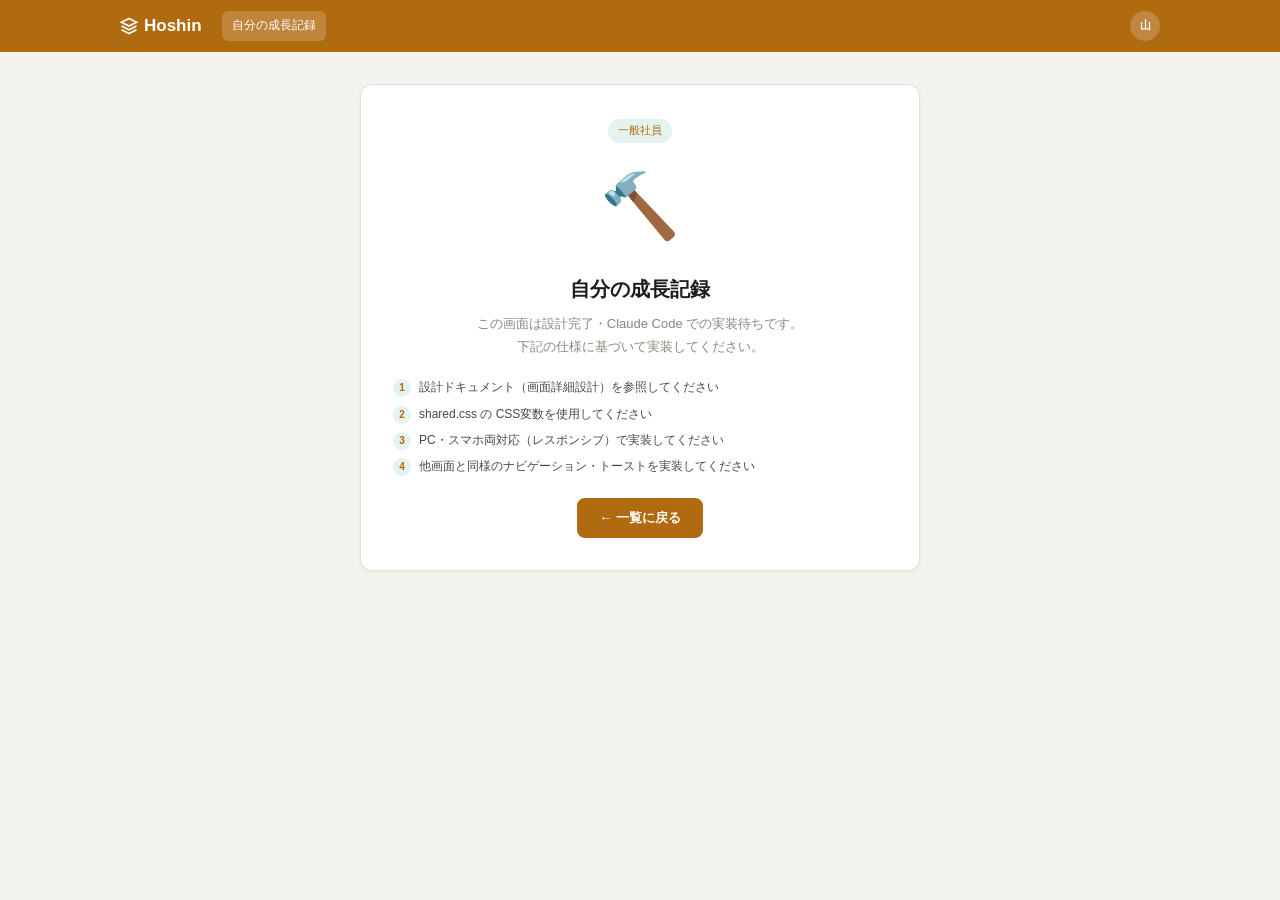
<file: 12_member_growth.html>
<!DOCTYPE html><html lang="ja"><head><meta charset="UTF-8"><meta name="viewport" content="width=device-width,initial-scale=1.0"><title>Hoshin — 自分の成長記録</title>
<style>:root{--ink:#1e1c18;--ink-2:#4a4740;--ink-3:#8a877e;--bg:#f4f2ed;--surface:#fff;--border:#e2dfd6;--main:#b06a10;--main-lt:#e4f3ed;--red:#b83232;--red-lt:#fdeaea;--gold:#8a6a1a;--gold-lt:#fdf6e3;--radius:10px;--shadow:0 1px 3px rgba(0,0,0,.06)}
*,*::before,*::after{box-sizing:border-box;margin:0;padding:0}body{font-family:'Hiragino Sans','Hiragino Kaku Gothic ProN','Noto Sans JP',sans-serif;background:var(--bg);color:var(--ink);font-size:15px;line-height:1.6;min-height:100vh}
.nav{background:var(--main);position:sticky;top:0;z-index:100}.nav-inner{max-width:1080px;margin:0 auto;padding:0 20px;height:52px;display:flex;align-items:center;gap:8px}.nav-logo{font-size:17px;font-weight:700;color:#fff;display:flex;align-items:center;gap:6px;margin-right:12px}.nav-link{padding:5px 10px;border-radius:6px;font-size:12px;color:rgba(255,255,255,.7);cursor:pointer}.nav-link.active{background:rgba(255,255,255,.18);color:#fff;font-weight:500}.nav-right{margin-left:auto}.nav-avatar{width:30px;height:30px;border-radius:50%;background:rgba(255,255,255,.2);color:#fff;font-size:11px;font-weight:600;display:flex;align-items:center;justify-content:center;cursor:pointer}
.page{max-width:1080px;margin:0 auto;padding:32px 20px 60px;text-align:center}
.icon{font-size:64px;margin-bottom:16px}.card{background:var(--surface);border:1px solid var(--border);border-radius:12px;padding:32px;box-shadow:var(--shadow);max-width:560px;margin:0 auto}
h1{font-size:20px;font-weight:700;margin-bottom:8px;color:var(--ink)}.desc{font-size:13px;color:var(--ink-3);line-height:1.75;margin-bottom:20px}
.spec-list{text-align:left;display:flex;flex-direction:column;gap:7px;margin-bottom:22px}
.spec-item{display:flex;align-items:flex-start;gap:8px;font-size:12px;color:var(--ink-2);line-height:1.6}
.spec-dot{width:18px;height:18px;border-radius:50%;background:var(--main-lt);color:var(--main);font-size:10px;font-weight:700;display:flex;align-items:center;justify-content:center;flex-shrink:0;margin-top:1px}
.btn{display:inline-flex;align-items:center;gap:6px;padding:11px 22px;background:var(--main);color:#fff;border:none;border-radius:8px;font-size:13px;font-weight:600;cursor:pointer;font-family:inherit;transition:background .15s}
.btn:hover{filter:brightness(1.08)}
.role-badge{display:inline-flex;align-items:center;font-size:11px;padding:3px 10px;border-radius:20px;background:var(--main-lt);color:var(--main);font-weight:500;margin-bottom:12px}
.toast{position:fixed;bottom:24px;left:50%;transform:translateX(-50%) translateY(80px);background:var(--ink);color:#fff;font-size:13px;padding:10px 20px;border-radius:24px;box-shadow:0 4px 16px rgba(0,0,0,.18);transition:transform .3s;white-space:nowrap;pointer-events:none;z-index:999}.toast.show{transform:translateX(-50%) translateY(0)}
</style></head><body>
<nav class="nav"><div class="nav-inner"><div class="nav-logo"><svg width="18" height="18" viewBox="0 0 24 24" fill="none" stroke="currentColor" stroke-width="2.2"><path d="M12 2L2 7l10 5 10-5-10-5z"/><path d="M2 17l10 5 10-5"/><path d="M2 12l10 5 10-5"/></svg>Hoshin</div><div class="nav-link active">自分の成長記録</div><div class="nav-right"><div class="nav-avatar">山</div></div></div></nav>
<div class="page">
  <div class="card">
    <div class="role-badge">一般社員</div>
    <div class="icon">🔨</div>
    <h1>自分の成長記録</h1>
    <p class="desc">この画面は設計完了・Claude Code での実装待ちです。<br>下記の仕様に基づいて実装してください。</p>
    <div class="spec-list">
      <div class="spec-item"><span class="spec-dot">1</span>設計ドキュメント（画面詳細設計）を参照してください</div>
      <div class="spec-item"><span class="spec-dot">2</span>shared.css の CSS変数を使用してください</div>
      <div class="spec-item"><span class="spec-dot">3</span>PC・スマホ両対応（レスポンシブ）で実装してください</div>
      <div class="spec-item"><span class="spec-dot">4</span>他画面と同様のナビゲーション・トーストを実装してください</div>
    </div>
    <button class="btn" onclick="history.back()">← 一覧に戻る</button>
  </div>
</div>
<div class="toast" id="t"></div>
<script>let tt;function toast(m){const e=document.getElementById('t');e.textContent=m;e.classList.add('show');clearTimeout(tt);tt=setTimeout(()=>e.classList.remove('show'),2200)}</script>
</body></html>
</file>
